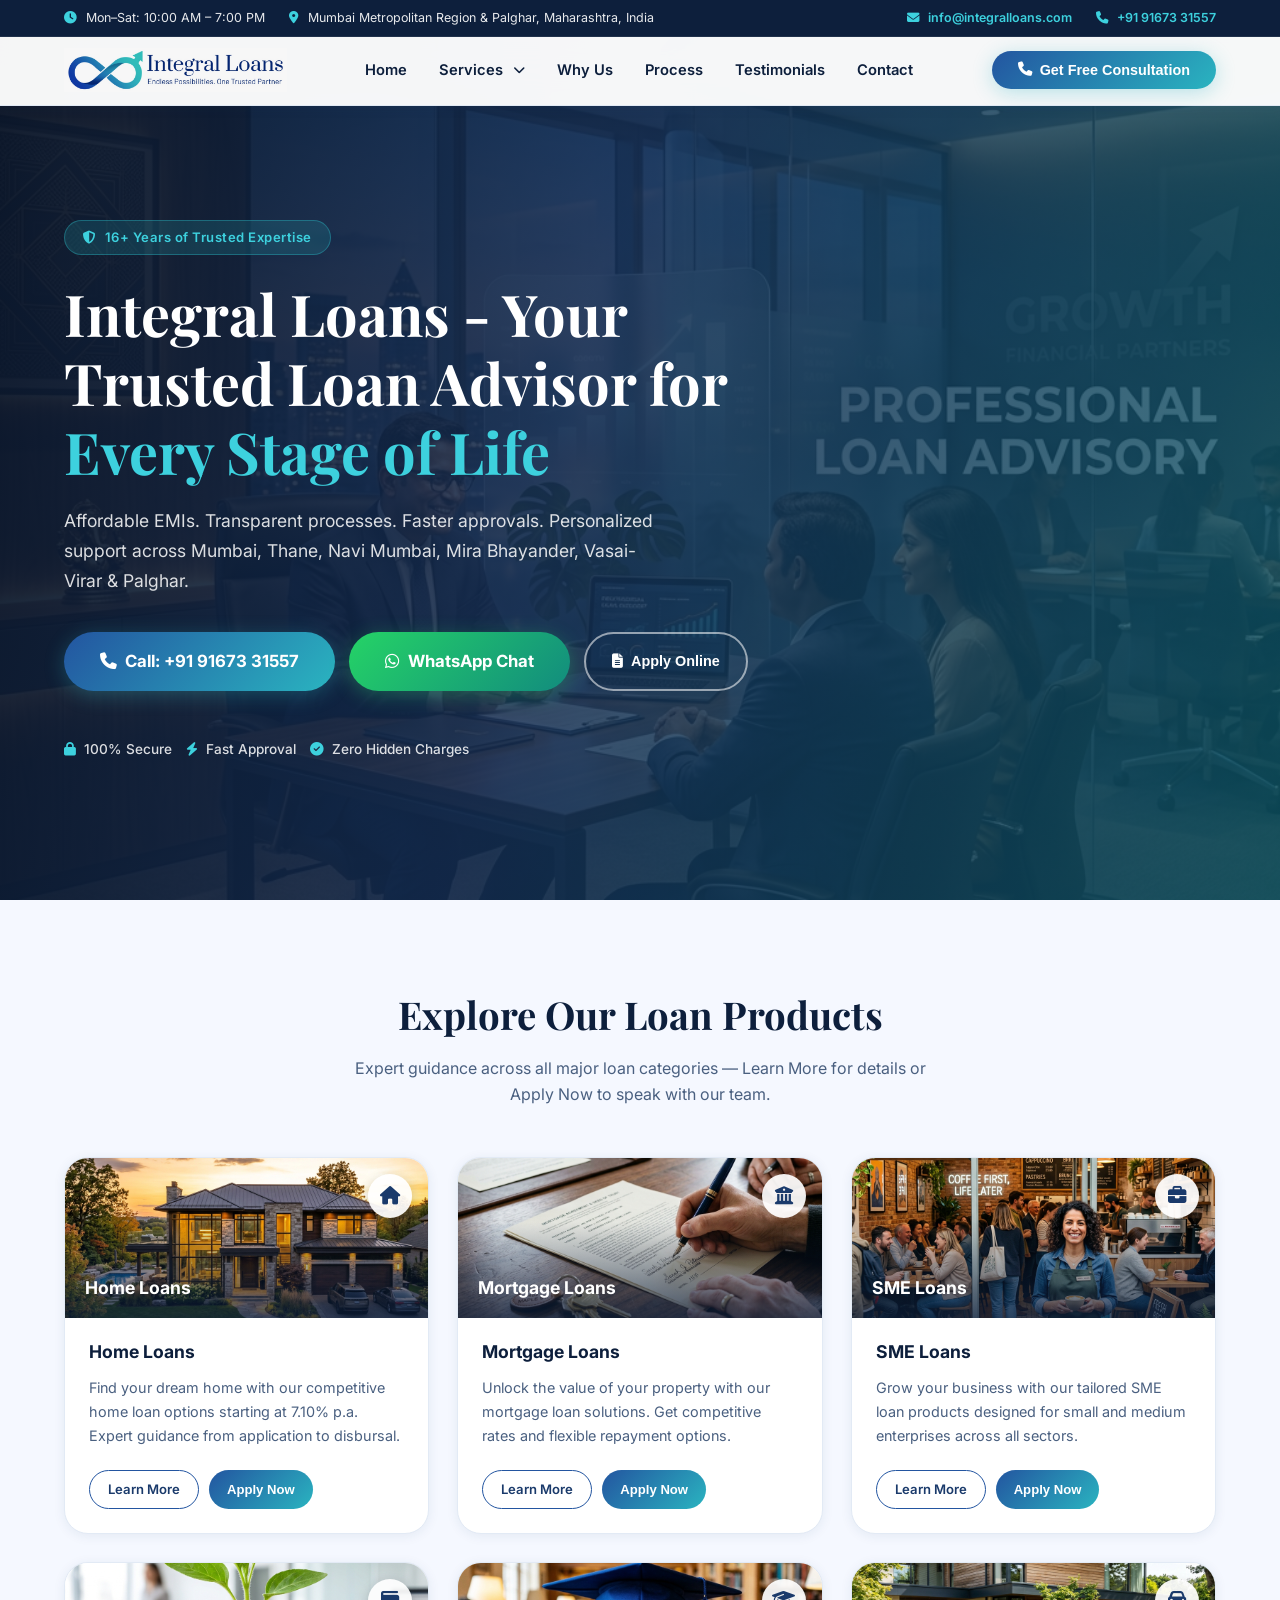
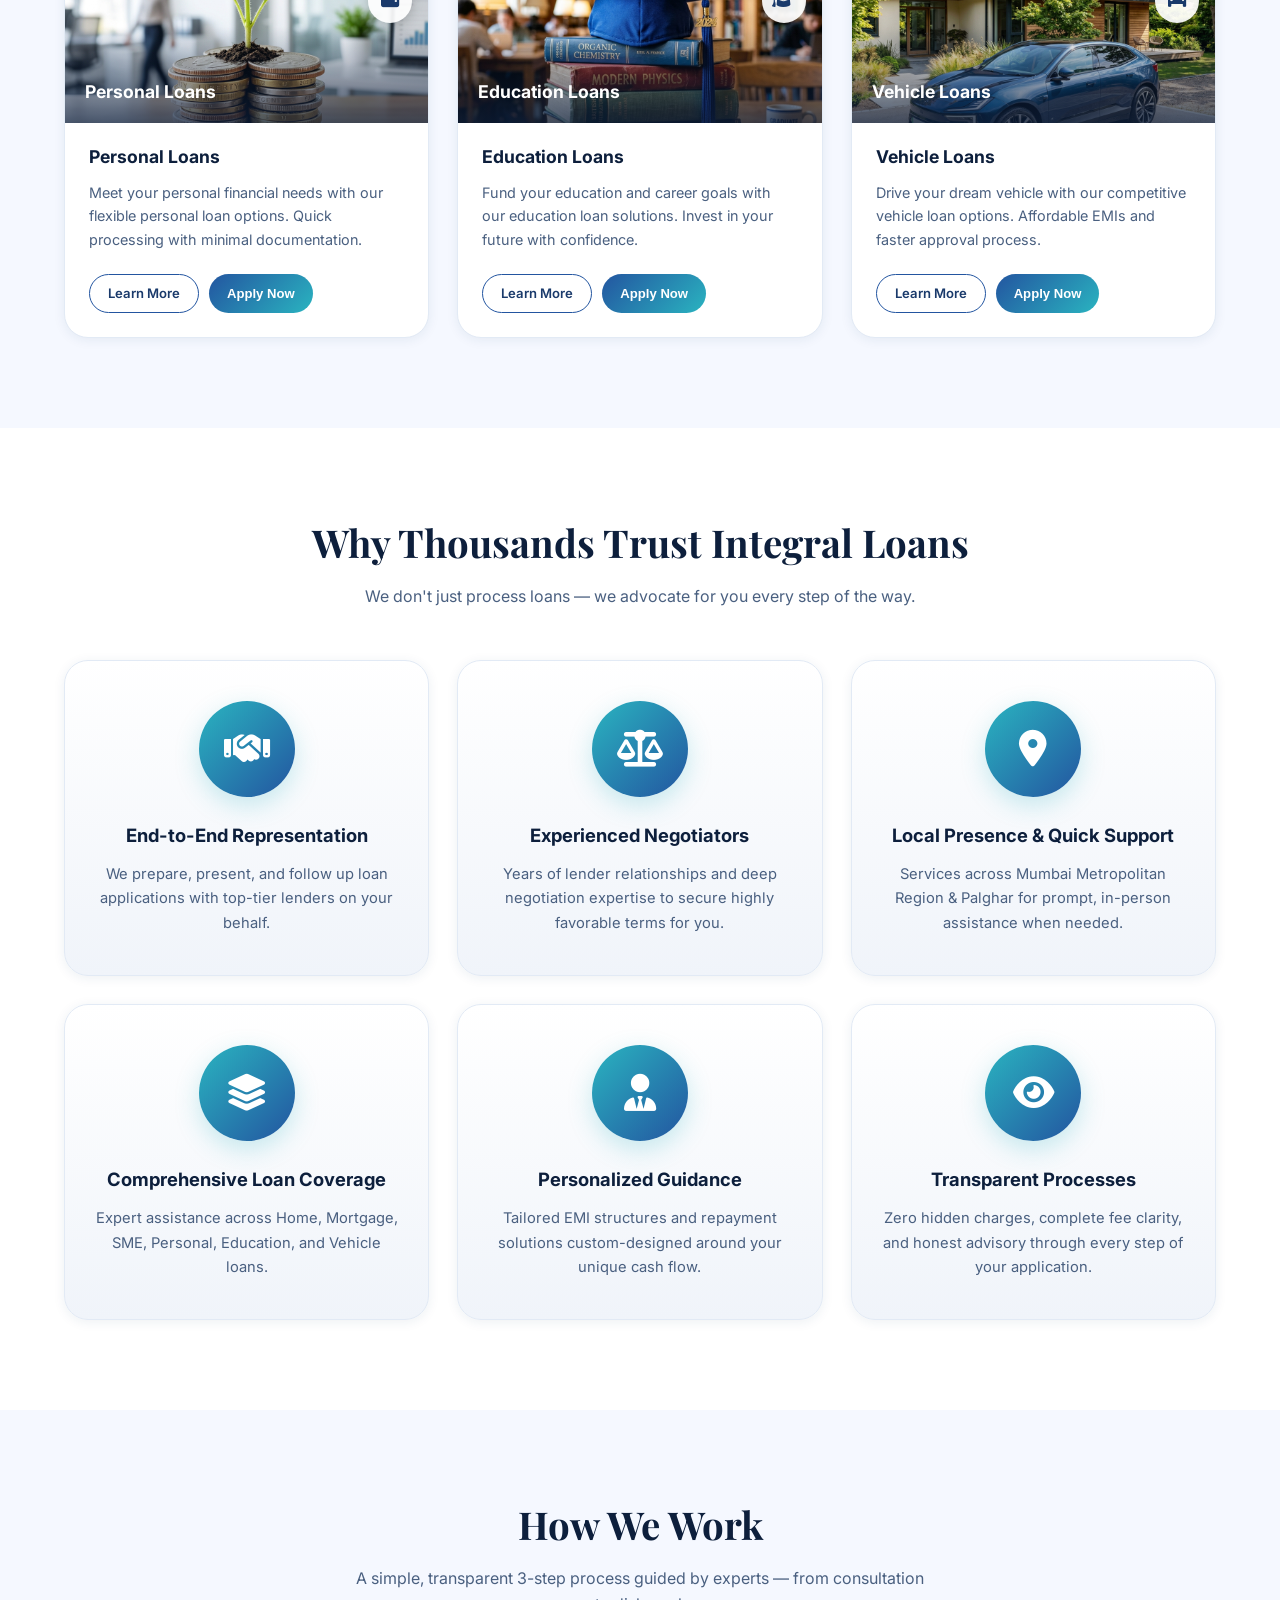
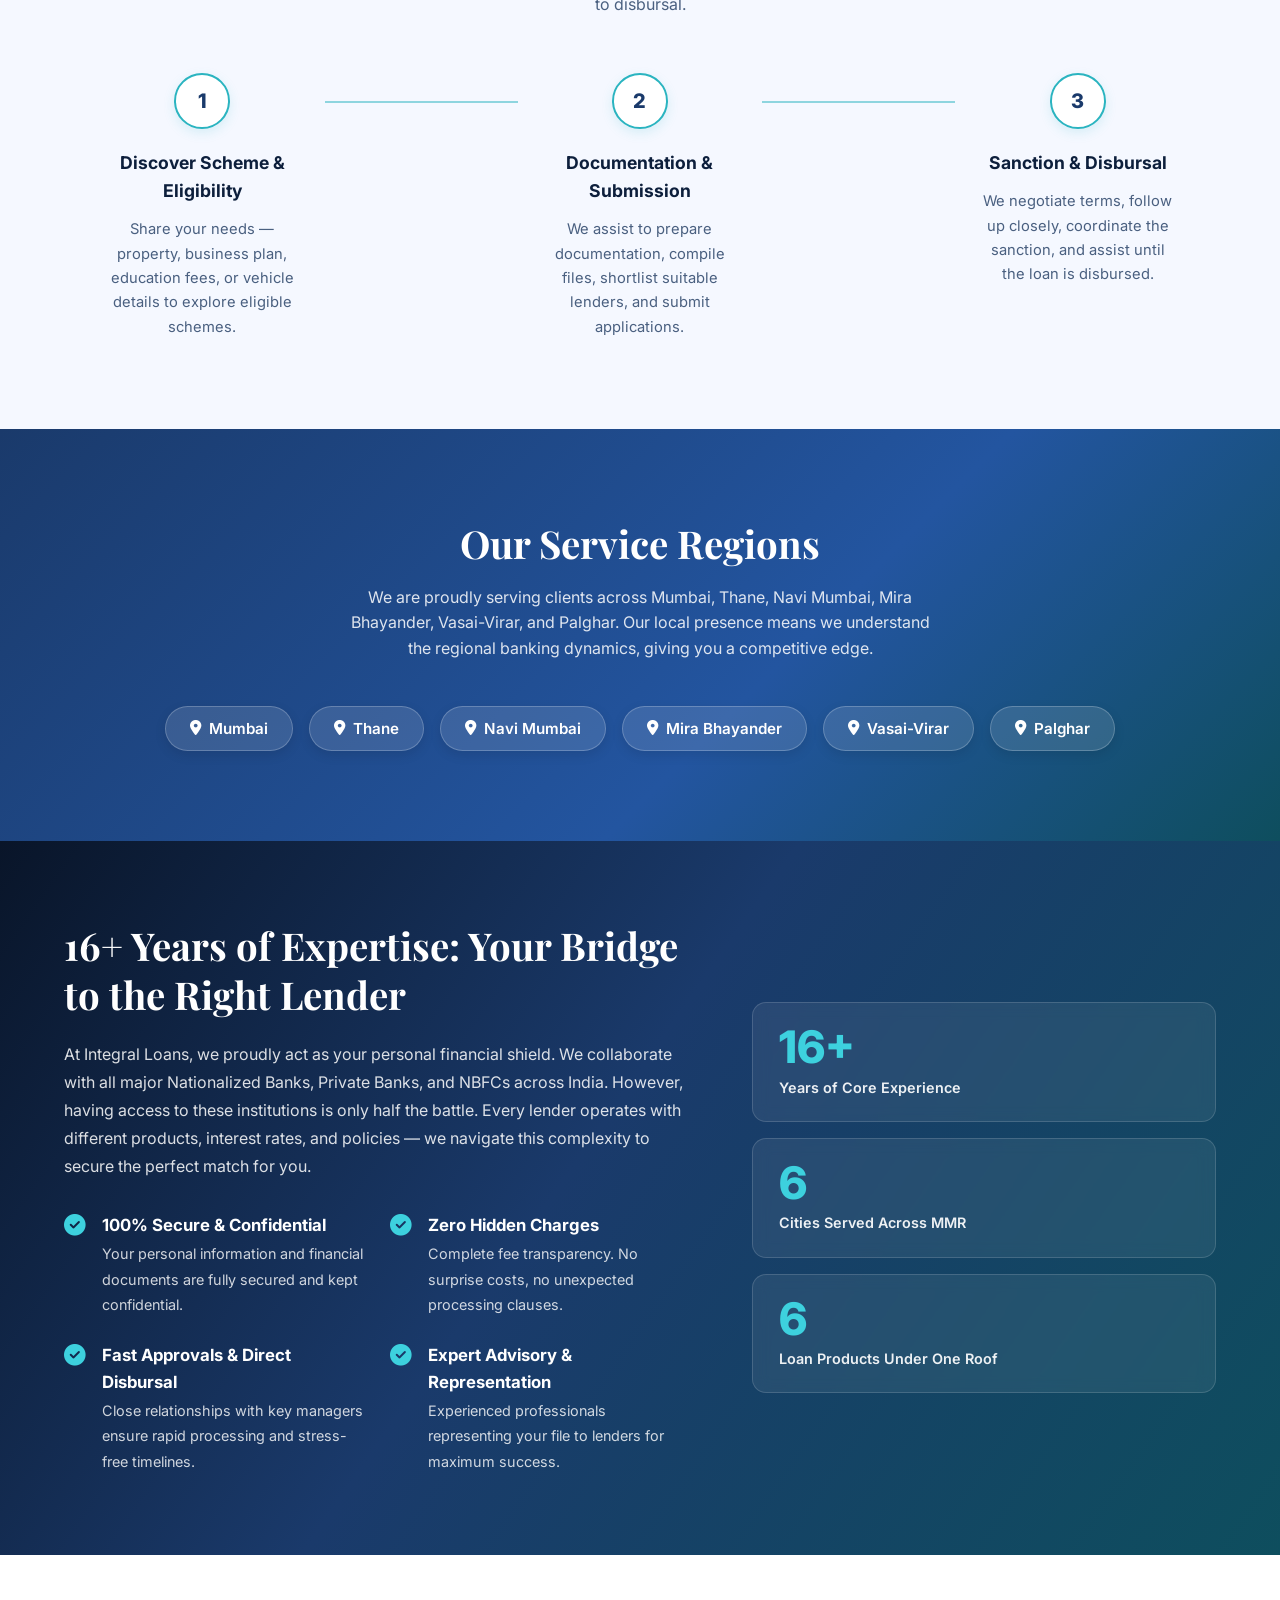
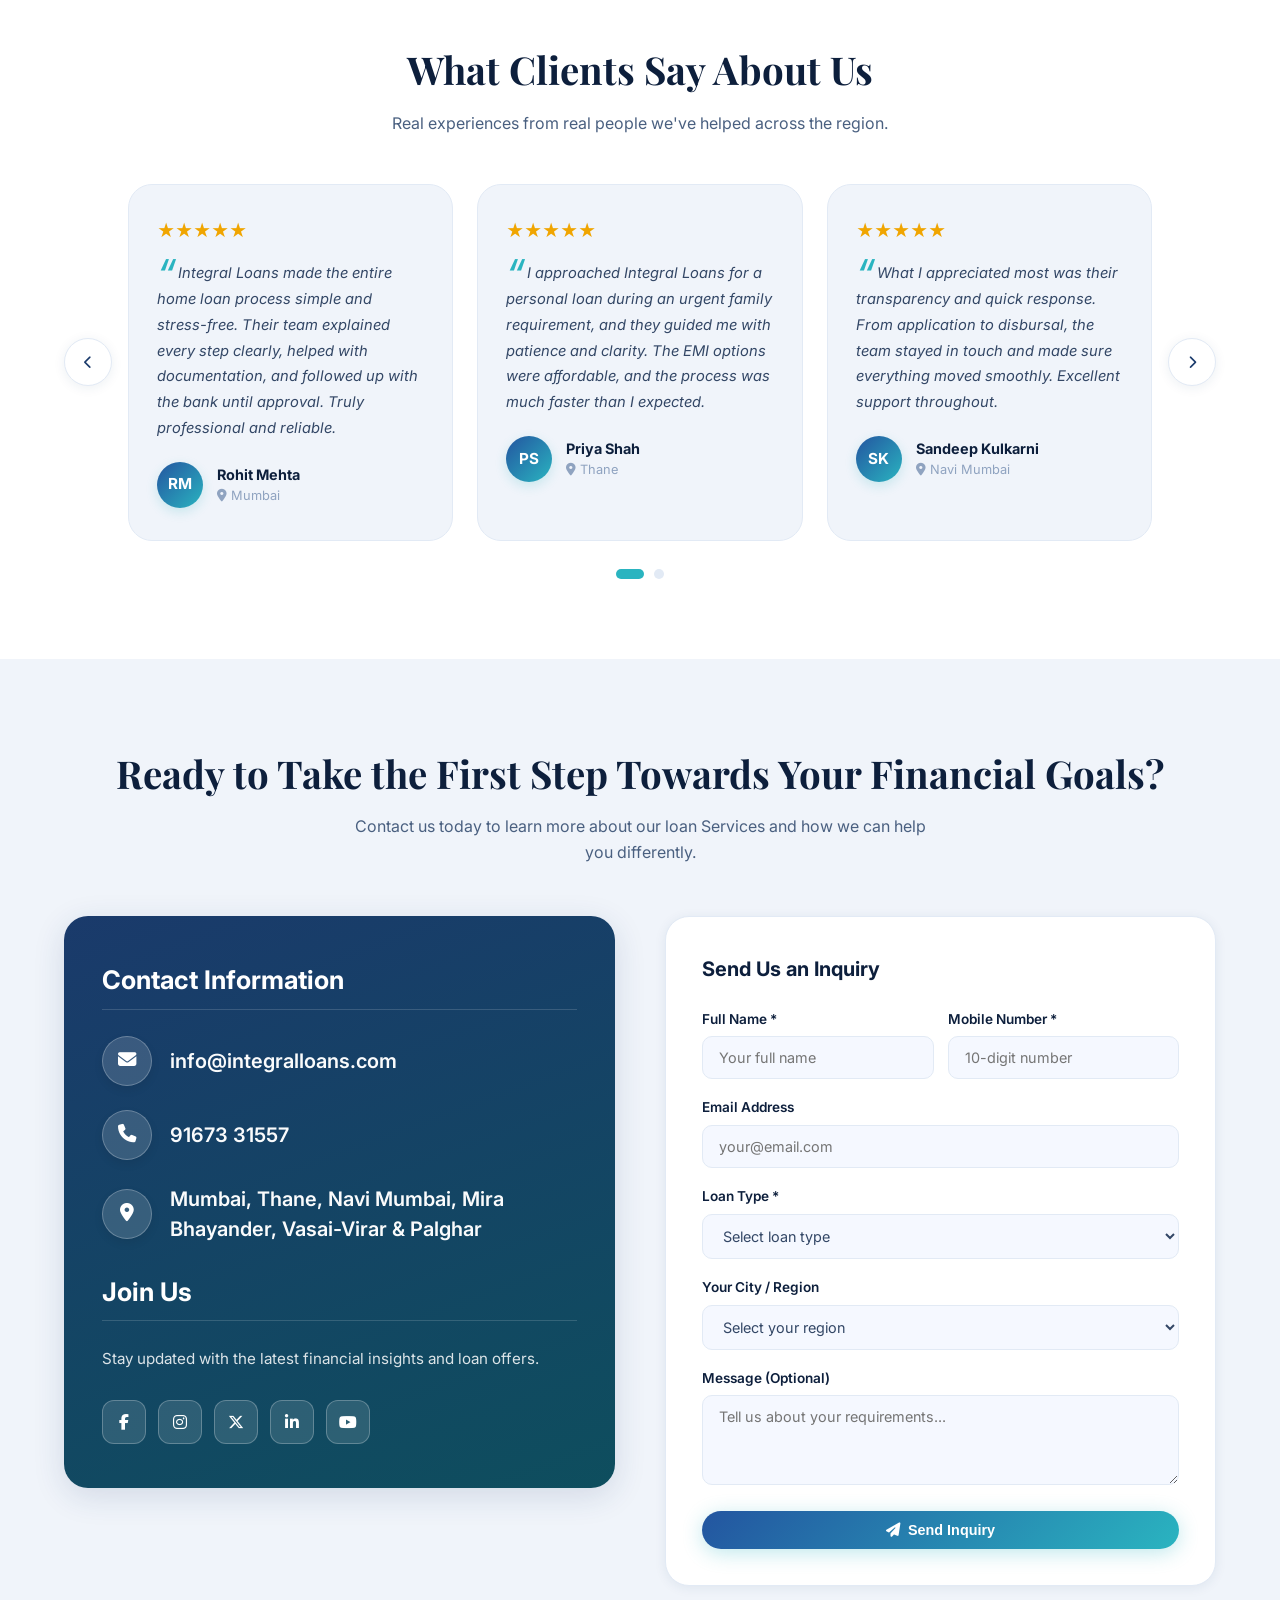
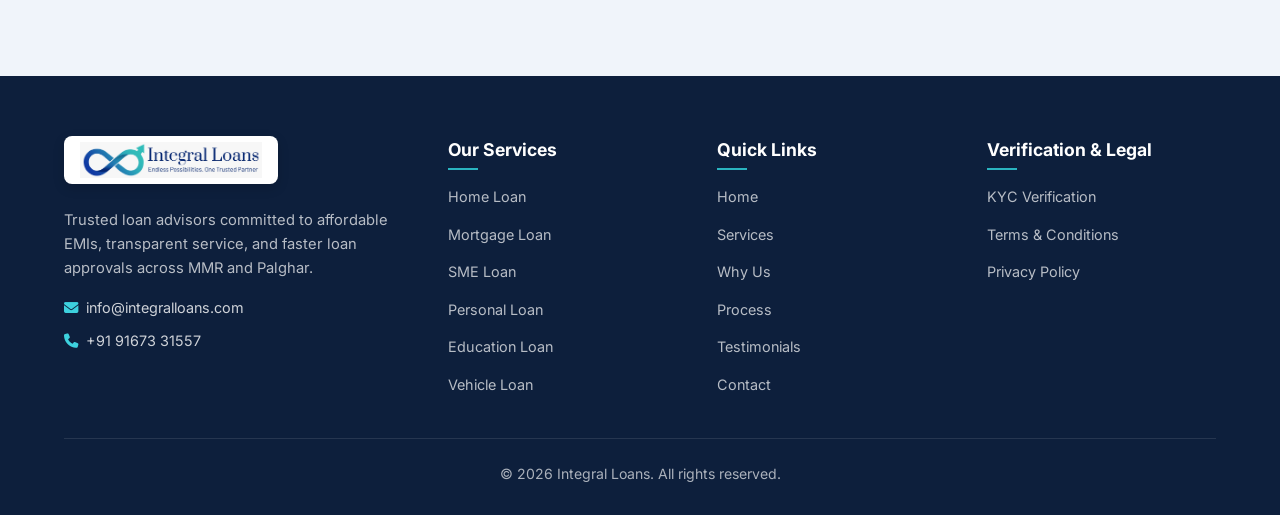
<file: index.html>
<!DOCTYPE html>
<html lang="en">
<head>
<meta charset="UTF-8"/>
<meta name="viewport" content="width=device-width,initial-scale=1.0"/>
<title>Integral Loans — Your Trusted Loan Advisor</title>
<meta name="description" content="Affordable EMIs. Transparent processes. Faster approvals. Personalized loan support across Mumbai, Thane, Navi Mumbai, Mira Bhayander, Vasai-Virar & Palghar."/>
<link rel="stylesheet" href="styles.css"/>
<link rel="stylesheet" href="https://cdnjs.cloudflare.com/ajax/libs/font-awesome/6.5.0/css/all.min.css"/>
</head>
<body>

<!-- TOP BAR -->
<div class="nav-top-bar">
  <div class="nav-top-left">
    <span><i class="fa fa-clock"></i> Mon–Sat: 10:00 AM – 7:00 PM</span>
    <span><i class="fa fa-location-dot"></i> Mumbai Metropolitan Region &amp; Palghar, Maharashtra, India</span>
  </div>
  <div class="nav-top-right">
    <a href="mailto:info@integralloans.com"><i class="fa fa-envelope"></i> info@integralloans.com</a>
    <a href="tel:+919167331557"><i class="fa fa-phone"></i> +91 91673 31557</a>
  </div>
</div>

<!-- NAVBAR -->
<nav class="navbar" id="navbar">
  <a class="nav-logo" href="index.html">
    <img src="final-logo.png" alt="Integral Loans Logo" onerror="this.style.display='none';this.nextElementSibling.style.display='flex'"/>
    <span class="nav-logo-text" style="display:none">Integral Loans</span>
  </a>
  <ul class="nav-links" id="navLinks">
    <li><a href="#home">Home</a></li>
    <li class="nav-dropdown">
      <a href="#services">Services <i class="fa fa-chevron-down" style="font-size:0.75rem;margin-left:4px;"></i></a>
      <ul class="dropdown-menu">
        <li><a href="home-loan.html">Home Loan</a></li>
        <li><a href="mortgage-loan.html">Mortgage Loan</a></li>
        <li><a href="sme-loan.html">SME Loan</a></li>
        <li><a href="personal-loan.html">Personal Loan</a></li>
        <li><a href="education-loan.html">Education Loan</a></li>
        <li><a href="vehicle-loan.html">Vehicle Loan</a></li>
      </ul>
    </li>
    <li><a href="#why-us">Why Us</a></li>
    <li><a href="#how-we-work">Process</a></li>
    <li><a href="#testimonials">Testimonials</a></li>
    <li><a href="#contact">Contact</a></li>
    <li class="nav-meta-mobile"><a href="mailto:info@integralloans.com"><i class="fa fa-envelope"></i> info@integralloans.com</a></li>
    <li class="nav-meta-mobile"><a href="tel:+919167331557"><i class="fa fa-phone"></i> +91 91673 31557</a></li>
  </ul>
  <div class="nav-cta">
    <button class="btn btn-primary" onclick="openModal('General Inquiry')"><i class="fa fa-phone"></i> Get Free Consultation</button>
  </div>
  <div class="hamburger" id="hamburger" onclick="toggleMenu()">
    <span></span><span></span><span></span>
  </div>
</nav>

<!-- HERO -->
<section class="hero" id="home">
  <div class="hero-bg" aria-hidden="true"></div>
  <div class="hero-overlay" aria-hidden="true"></div>
  <div class="hero-content">
    <div class="hero-badge"><i class="fa fa-shield-halved"></i> 16+ Years of Trusted Expertise</div>
    <h1>Integral Loans - Your Trusted Loan Advisor for <span>Every Stage of Life</span></h1>
    <p class="hero-sub">Affordable EMIs. Transparent processes. Faster approvals. Personalized support across Mumbai, Thane, Navi Mumbai, Mira Bhayander, Vasai-Virar &amp; Palghar.</p>
    <div class="hero-ctas">
      <a href="tel:+919167331557" class="btn btn-primary btn-hero-cta btn-call"><i class="fa fa-phone"></i> Call: +91 91673 31557</a>
      <a href="https://wa.me/919167331557" target="_blank" class="btn btn-whatsapp btn-hero-cta"><i class="fab fa-whatsapp"></i> WhatsApp Chat</a>
      <button class="btn btn-outline btn-hero-outline" onclick="openModal('General Inquiry')"><i class="fa fa-file-alt"></i> Apply Online</button>
    </div>
    <div class="trust-badges">
      <div class="trust-badge"><i class="fa fa-lock"></i> 100% Secure</div>
      <div class="trust-badge"><i class="fa fa-bolt"></i> Fast Approval</div>
      <div class="trust-badge"><i class="fa fa-check-circle"></i> Zero Hidden Charges</div>
    </div>
  </div>
</section>

<!-- SERVICES -->
<section class="services" id="services">
  <div class="text-center">
    <h2 class="section-title">Explore Our Loan Products</h2>
    <p class="section-sub">Expert guidance across all major loan categories — Learn More for details or Apply Now to speak with our team.</p>
  </div>
  <div class="services-grid">

    <div class="service-card">
      <div class="service-card-media" style="background-image:url('service-home.png')">
        <div class="service-card-icon"><i class="fa fa-home"></i></div>
        <span class="service-media-title">Home Loans</span>
      </div>
      <h3>Home Loans</h3>
      <p>Find your dream home with our competitive home loan options starting at 7.10% p.a. Expert guidance from application to disbursal.</p>
      <div class="service-btns">
        <a href="home-loan.html" target="_blank" class="btn-sm btn-sm-outline">Learn More</a>
        <button class="btn-sm btn-sm-primary" onclick="openModal('Home Loan')">Apply Now</button>
      </div>
    </div>

    <div class="service-card">
      <div class="service-card-media" style="background-image:url('service-mortgage.png')">
        <div class="service-card-icon"><i class="fa fa-building-columns"></i></div>
        <span class="service-media-title">Mortgage Loans</span>
      </div>
      <h3>Mortgage Loans</h3>
      <p>Unlock the value of your property with our mortgage loan solutions. Get competitive rates and flexible repayment options.</p>
      <div class="service-btns">
        <a href="mortgage-loan.html" target="_blank" class="btn-sm btn-sm-outline">Learn More</a>
        <button class="btn-sm btn-sm-primary" onclick="openModal('Mortgage Loan')">Apply Now</button>
      </div>
    </div>

    <div class="service-card">
      <div class="service-card-media" style="background-image:url('service-sme.png')">
        <div class="service-card-icon"><i class="fa fa-briefcase"></i></div>
        <span class="service-media-title">SME Loans</span>
      </div>
      <h3>SME Loans</h3>
      <p>Grow your business with our tailored SME loan products designed for small and medium enterprises across all sectors.</p>
      <div class="service-btns">
        <a href="sme-loan.html" target="_blank" class="btn-sm btn-sm-outline">Learn More</a>
        <button class="btn-sm btn-sm-primary" onclick="openModal('SME Loan')">Apply Now</button>
      </div>
    </div>

    <div class="service-card">
      <div class="service-card-media" style="background-image:url('service-personal.png')">
        <div class="service-card-icon"><i class="fa fa-wallet"></i></div>
        <span class="service-media-title">Personal Loans</span>
      </div>
      <h3>Personal Loans</h3>
      <p>Meet your personal financial needs with our flexible personal loan options. Quick processing with minimal documentation.</p>
      <div class="service-btns">
        <a href="personal-loan.html" target="_blank" class="btn-sm btn-sm-outline">Learn More</a>
        <button class="btn-sm btn-sm-primary" onclick="openModal('Personal Loan')">Apply Now</button>
      </div>
    </div>

    <div class="service-card">
      <div class="service-card-media" style="background-image:url('service-education.png')">
        <div class="service-card-icon"><i class="fa fa-graduation-cap"></i></div>
        <span class="service-media-title">Education Loans</span>
      </div>
      <h3>Education Loans</h3>
      <p>Fund your education and career goals with our education loan solutions. Invest in your future with confidence.</p>
      <div class="service-btns">
        <a href="education-loan.html" target="_blank" class="btn-sm btn-sm-outline">Learn More</a>
        <button class="btn-sm btn-sm-primary" onclick="openModal('Education Loan')">Apply Now</button>
      </div>
    </div>

    <div class="service-card">
      <div class="service-card-media" style="background-image:url('service-vehicle.png')">
        <div class="service-card-icon"><i class="fa fa-car"></i></div>
        <span class="service-media-title">Vehicle Loans</span>
      </div>
      <h3>Vehicle Loans</h3>
      <p>Drive your dream vehicle with our competitive vehicle loan options. Affordable EMIs and faster approval process.</p>
      <div class="service-btns">
        <a href="vehicle-loan.html" target="_blank" class="btn-sm btn-sm-outline">Learn More</a>
        <button class="btn-sm btn-sm-primary" onclick="openModal('Vehicle Loan')">Apply Now</button>
      </div>
    </div>

  </div>
</section>

<!-- WHY US -->
<section class="why-us" id="why-us">
  <div class="text-center">
    <h2 class="section-title">Why Thousands Trust Integral Loans</h2>
    <p class="section-sub">We don't just process loans — we advocate for you every step of the way.</p>
  </div>
  <div class="why-grid">
    <div class="why-card">
      <div class="why-icon"><i class="fa fa-handshake"></i></div>
      <h4>End-to-End Representation</h4>
      <p>We prepare, present, and follow up loan applications with top-tier lenders on your behalf.</p>
    </div>
    <div class="why-card">
      <div class="why-icon"><i class="fa fa-scale-balanced"></i></div>
      <h4>Experienced Negotiators</h4>
      <p>Years of lender relationships and deep negotiation expertise to secure highly favorable terms for you.</p>
    </div>
    <div class="why-card">
      <div class="why-icon"><i class="fa fa-location-dot"></i></div>
      <h4>Local Presence &amp; Quick Support</h4>
      <p>Services across Mumbai Metropolitan Region &amp; Palghar for prompt, in-person assistance when needed.</p>
    </div>
    <div class="why-card">
      <div class="why-icon"><i class="fa fa-layer-group"></i></div>
      <h4>Comprehensive Loan Coverage</h4>
      <p>Expert assistance across Home, Mortgage, SME, Personal, Education, and Vehicle loans.</p>
    </div>
    <div class="why-card">
      <div class="why-icon"><i class="fa fa-user-tie"></i></div>
      <h4>Personalized Guidance</h4>
      <p>Tailored EMI structures and repayment solutions custom-designed around your unique cash flow.</p>
    </div>
    <div class="why-card">
      <div class="why-icon"><i class="fa fa-eye"></i></div>
      <h4>Transparent Processes</h4>
      <p>Zero hidden charges, complete fee clarity, and honest advisory through every step of your application.</p>
    </div>
  </div>
</section>



<!-- HOW WE WORK -->
<section class="how-we-work" id="how-we-work">
  <div class="text-center">
    <h2 class="section-title section-title-center">How We Work</h2>
    <p class="section-sub">A simple, transparent 3-step process guided by experts — from consultation to disbursal.</p>
  </div>
  <div class="steps-linear">
    <div class="step-card">
      <div class="step-num">1</div>
      <h4>Discover Scheme &amp; Eligibility</h4>
      <p>Share your needs — property, business plan, education fees, or vehicle details to explore eligible schemes.</p>
    </div>
    <div class="step-connector" aria-hidden="true"></div>
    <div class="step-card">
      <div class="step-num">2</div>
      <h4>Documentation &amp; Submission</h4>
      <p>We assist to prepare documentation, compile files, shortlist suitable lenders, and submit applications.</p>
    </div>
    <div class="step-connector" aria-hidden="true"></div>
    <div class="step-card">
      <div class="step-num">3</div>
      <h4>Sanction &amp; Disbursal</h4>
      <p>We negotiate terms, follow up closely, coordinate the sanction, and assist until the loan is disbursed.</p>
    </div>
  </div>
</section>

<!-- REGIONS -->
<section class="regions" id="regions">
  <div class="text-center">
    <h2 class="section-title section-title-light">Our Service Regions</h2>
    <p class="section-sub section-sub-light">We are proudly serving clients across Mumbai, Thane, Navi Mumbai, Mira Bhayander, Vasai-Virar, and Palghar. Our local presence means we understand the regional banking dynamics, giving you a competitive edge.</p>
  </div>
  <div class="regions-grid regions-grid-center">
    <button type="button" class="region-chip" onclick="selectRegion('Mumbai')"><i class="fa fa-map-marker-alt"></i> Mumbai</button>
    <button type="button" class="region-chip" onclick="selectRegion('Thane')"><i class="fa fa-map-marker-alt"></i> Thane</button>
    <button type="button" class="region-chip" onclick="selectRegion('Navi Mumbai')"><i class="fa fa-map-marker-alt"></i> Navi Mumbai</button>
    <button type="button" class="region-chip" onclick="selectRegion('Mira Bhayander')"><i class="fa fa-map-marker-alt"></i> Mira Bhayander</button>
    <button type="button" class="region-chip" onclick="selectRegion('Vasai-Virar')"><i class="fa fa-map-marker-alt"></i> Vasai-Virar</button>
    <button type="button" class="region-chip" onclick="selectRegion('Palghar')"><i class="fa fa-map-marker-alt"></i> Palghar</button>
  </div>
</section>

<!-- ABOUT US / STATS -->
<section class="about-us" id="about-us">
  <div class="about-container">
    <div class="about-content">
      <h2 class="section-title text-light">16+ Years of Expertise: Your Bridge to the Right Lender</h2>
      <p class="about-desc">At Integral Loans, we proudly act as your personal financial shield. We collaborate with all major Nationalized Banks, Private Banks, and NBFCs across India. However, having access to these institutions is only half the battle. Every lender operates with different products, interest rates, and policies — we navigate this complexity to secure the perfect match for you.</p>
      
      <!-- Key Commitments Grid -->
      <div class="commitments-grid">
        <div class="commitment-item">
          <i class="fa fa-circle-check"></i>
          <div>
            <strong>100% Secure & Confidential</strong>
            <span>Your personal information and financial documents are fully secured and kept confidential.</span>
          </div>
        </div>
        <div class="commitment-item">
          <i class="fa fa-circle-check"></i>
          <div>
            <strong>Zero Hidden Charges</strong>
            <span>Complete fee transparency. No surprise costs, no unexpected processing clauses.</span>
          </div>
        </div>
        <div class="commitment-item">
          <i class="fa fa-circle-check"></i>
          <div>
            <strong>Fast Approvals & Direct Disbursal</strong>
            <span>Close relationships with key managers ensure rapid processing and stress-free timelines.</span>
          </div>
        </div>
        <div class="commitment-item">
          <i class="fa fa-circle-check"></i>
          <div>
            <strong>Expert Advisory & Representation</strong>
            <span>Experienced professionals representing your file to lenders for maximum success.</span>
          </div>
        </div>
      </div>
    </div>
    
    <div class="expertise-stat">
      <div class="stat-item">
        <div class="stat-number">16+</div>
        <div class="stat-label">Years of Core Experience</div>
      </div>
      <div class="stat-item">
        <div class="stat-number">6</div>
        <div class="stat-label">Cities Served Across MMR</div>
      </div>
      <div class="stat-item">
        <div class="stat-number">6</div>
        <div class="stat-label">Loan Products Under One Roof</div>
      </div>
    </div>
  </div>
</section>

<!-- TESTIMONIALS -->
<section class="testimonials" id="testimonials">
  <div class="text-center">
    <h2 class="section-title">What Clients Say About Us</h2>
    <p class="section-sub">Real experiences from real people we've helped across the region.</p>
  </div>
  <div class="testimonials-carousel">
    <button type="button" class="carousel-btn carousel-prev" aria-label="Previous reviews"><i class="fa fa-chevron-left"></i></button>
    <div class="testimonials-viewport">
      <div class="testimonials-track" id="testimonialsTrack">
    <div class="testimonial-card">
      <div class="stars">&#9733;&#9733;&#9733;&#9733;&#9733;</div>
      <blockquote>Integral Loans made the entire home loan process simple and stress-free. Their team explained every step clearly, helped with documentation, and followed up with the bank until approval. Truly professional and reliable.</blockquote>
      <div class="reviewer">
        <div class="reviewer-avatar">RM</div>
        <div>
          <div class="reviewer-name">Rohit Mehta</div>
          <div class="reviewer-loc"><i class="fa fa-location-dot"></i> Mumbai</div>
        </div>
      </div>
    </div>
    <div class="testimonial-card">
      <div class="stars">&#9733;&#9733;&#9733;&#9733;&#9733;</div>
      <blockquote>I approached Integral Loans for a personal loan during an urgent family requirement, and they guided me with patience and clarity. The EMI options were affordable, and the process was much faster than I expected.</blockquote>
      <div class="reviewer">
        <div class="reviewer-avatar">PS</div>
        <div>
          <div class="reviewer-name">Priya Shah</div>
          <div class="reviewer-loc"><i class="fa fa-location-dot"></i> Thane</div>
        </div>
      </div>
    </div>
    <div class="testimonial-card">
      <div class="stars">&#9733;&#9733;&#9733;&#9733;&#9733;</div>
      <blockquote>What I appreciated most was their transparency and quick response. From application to disbursal, the team stayed in touch and made sure everything moved smoothly. Excellent support throughout.</blockquote>
      <div class="reviewer">
        <div class="reviewer-avatar">SK</div>
        <div>
          <div class="reviewer-name">Sandeep Kulkarni</div>
          <div class="reviewer-loc"><i class="fa fa-location-dot"></i> Navi Mumbai</div>
        </div>
      </div>
    </div>
    <div class="testimonial-card">
      <div class="stars">&#9733;&#9733;&#9733;&#9733;&#9733;</div>
      <blockquote>Integral Loans helped me secure an education loan with minimal hassle. They understood my needs, suggested the right lender, and handled the paperwork efficiently. I felt supported at every stage.</blockquote>
      <div class="reviewer">
        <div class="reviewer-avatar">NK</div>
        <div>
          <div class="reviewer-name">Neha Kapoor</div>
          <div class="reviewer-loc"><i class="fa fa-location-dot"></i> Mira Bhayander</div>
        </div>
      </div>
    </div>
    <div class="testimonial-card">
      <div class="stars">&#9733;&#9733;&#9733;&#9733;&#9733;</div>
      <blockquote>I needed a business loan for my SME, and Integral Loans delivered great guidance and strong lender coordination. Their local presence and personalized approach made a real difference. Highly recommended.</blockquote>
      <div class="reviewer">
        <div class="reviewer-avatar">AJ</div>
        <div>
          <div class="reviewer-name">Amit Joshi</div>
          <div class="reviewer-loc"><i class="fa fa-location-dot"></i> Vasai-Virar</div>
        </div>
      </div>
    </div>
      </div>
    </div>
    <button type="button" class="carousel-btn carousel-next" aria-label="Next reviews"><i class="fa fa-chevron-right"></i></button>
  </div>
  <div class="carousel-dots" id="carouselDots" aria-hidden="true"></div>
</section>

<!-- CONTACT -->
<section class="contact-section" id="contact">
  <div class="text-center">
    <h2 class="section-title contact-cta-title">Ready to Take the First Step Towards Your Financial Goals?</h2>
    <p class="section-sub">Contact us today to learn more about our loan Services and how we can help you differently.</p>
  </div>
  <div class="contact-grid">
    <div class="contact-info contact-info-panel">
      <h3>Contact Information</h3>
      <div class="contact-item">
        <div class="contact-icon"><i class="fa fa-envelope"></i></div>
        <span><a href="mailto:info@integralloans.com">info@integralloans.com</a></span>
      </div>
      <div class="contact-item">
        <div class="contact-icon"><i class="fa fa-phone"></i></div>
        <span><a href="tel:+919167331557">91673 31557</a></span>
      </div>
      <div class="contact-item">
        <div class="contact-icon"><i class="fa fa-location-dot"></i></div>
        <span>Mumbai, Thane, Navi Mumbai, Mira Bhayander, Vasai-Virar &amp; Palghar</span>
      </div>
      <h3 class="join-us-heading">Join Us</h3>
      <p class="contact-follow-text">Stay updated with the latest financial insights and loan offers.</p>
      <div class="social-links">
        <a class="social-link" href="https://www.facebook.com/profile.php?id=61565319757420" target="_blank" title="Facebook"><i class="fab fa-facebook-f"></i></a>
        <a class="social-link" href="https://www.instagram.com/integralloans/" target="_blank" title="Instagram"><i class="fab fa-instagram"></i></a>
        <a class="social-link" href="https://x.com/IntegralLoans" target="_blank" title="Twitter/X"><i class="fab fa-x-twitter"></i></a>
        <a class="social-link" href="https://www.linkedin.com/company/115806565/" target="_blank" title="LinkedIn"><i class="fab fa-linkedin-in"></i></a>
        <a class="social-link" href="https://www.youtube.com/@IntegralLoans" target="_blank" title="YouTube"><i class="fab fa-youtube"></i></a>
      </div>
    </div>
    <div class="inquiry-form">
      <h3>Send Us an Inquiry</h3>
      <form id="contactForm" onsubmit="handleFormSubmit(event)">
        <div class="form-row">
          <div class="form-group">
            <label for="cf-name">Full Name *</label>
            <input type="text" id="cf-name" placeholder="Your full name" required/>
          </div>
          <div class="form-group">
            <label for="cf-phone">Mobile Number *</label>
            <input type="tel" id="cf-phone" placeholder="10-digit number" required/>
          </div>
        </div>
        <div class="form-group">
          <label for="cf-email">Email Address</label>
          <input type="email" id="cf-email" placeholder="your@email.com"/>
        </div>
        <div class="form-group">
          <label for="cf-loan">Loan Type *</label>
          <select id="cf-loan" required>
            <option value="">Select loan type</option>
            <option>Home Loan</option>
            <option>Mortgage Loan</option>
            <option>SME Loan</option>
            <option>Personal Loan</option>
            <option>Education Loan</option>
            <option>Vehicle Loan</option>
          </select>
        </div>
        <div class="form-group">
          <label for="cf-city">Your City / Region</label>
          <select id="cf-city">
            <option value="">Select your region</option>
            <option>Mumbai</option>
            <option>Thane</option>
            <option>Navi Mumbai</option>
            <option>Mira Bhayander</option>
            <option>Vasai-Virar</option>
            <option>Palghar</option>
            <option>Other</option>
          </select>
        </div>
        <div class="form-group">
          <label for="cf-message">Message (Optional)</label>
          <textarea id="cf-message" placeholder="Tell us about your requirements..."></textarea>
        </div>
        <button type="submit" class="btn btn-primary" style="width:100%;justify-content:center;">
          <i class="fa fa-paper-plane"></i> Send Inquiry
        </button>
      </form>
    </div>
  </div>
</section>

<!-- FOOTER -->
<footer class="footer">
  <div class="footer-grid">
    <!-- Col 1: Brand & Bio -->
    <div class="footer-col footer-about">
      <img src="final-logo.png" alt="Integral Loans" onerror="this.style.display='none';this.nextElementSibling.style.display='flex'"/>
      <span class="footer-logo-text" style="display:none; font-family: 'Playfair Display', serif; font-weight: 700; font-size: 1.25rem; color: var(--white); margin-bottom: 16px;">Integral Loans</span>
      <p class="footer-note">Trusted loan advisors committed to affordable EMIs, transparent service, and faster loan approvals across MMR and Palghar.</p>
      <div class="footer-contact-info">
        <p><i class="fa fa-envelope"></i> <a href="mailto:info@integralloans.com">info@integralloans.com</a></p>
        <p><i class="fa fa-phone"></i> <a href="tel:+919167331557">+91 91673 31557</a></p>
      </div>
    </div>
    
    <!-- Col 2: Services links -->
    <div class="footer-col">
      <h4>Our Services</h4>
      <ul>
        <li><a href="home-loan.html">Home Loan</a></li>
        <li><a href="mortgage-loan.html">Mortgage Loan</a></li>
        <li><a href="sme-loan.html">SME Loan</a></li>
        <li><a href="personal-loan.html">Personal Loan</a></li>
        <li><a href="education-loan.html">Education Loan</a></li>
        <li><a href="vehicle-loan.html">Vehicle Loan</a></li>
      </ul>
    </div>
    
    <!-- Col 3: Quick Navigation -->
    <div class="footer-col">
      <h4>Quick Links</h4>
      <ul>
        <li><a href="#home">Home</a></li>
        <li><a href="#services">Services</a></li>
        <li><a href="#why-us">Why Us</a></li>
        <li><a href="#how-we-work">Process</a></li>
        <li><a href="#testimonials">Testimonials</a></li>
        <li><a href="#contact">Contact</a></li>
      </ul>
    </div>
    
    <!-- Col 4: Legal & KYC Verification -->
    <div class="footer-col">
      <h4>Verification &amp; Legal</h4>
      <ul>
        <li><a href="kyc.html">KYC Verification</a></li>
        <li><a href="terms.html">Terms &amp; Conditions</a></li>
        <li><a href="privacy.html">Privacy Policy</a></li>
      </ul>
    </div>
  </div>
  
  <div class="footer-bottom">
    <p class="footer-copy">&copy; 2026 Integral Loans. All rights reserved.</p>
  </div>
</footer>

<!-- INQUIRY MODAL -->
<div class="modal-overlay" id="modalOverlay" onclick="closeModalOutside(event)">
  <div class="modal">
    <button class="modal-close" onclick="closeModal()">&times;</button>
    <span class="loan-type-badge" id="modalLoanBadge">General Inquiry</span>
    <h2>Apply for Your Loan</h2>
    <p class="modal-subtitle">Fill in the details below and our expert will contact you within 24 hours.</p>
    <form onsubmit="handleModalSubmit(event)">
      <div class="form-row">
        <div class="form-group">
          <label for="m-name">Full Name *</label>
          <input type="text" id="m-name" placeholder="Your name" required/>
        </div>
        <div class="form-group">
          <label for="m-phone">Mobile *</label>
          <input type="tel" id="m-phone" placeholder="Mobile number" required/>
        </div>
      </div>
      <div class="form-group">
        <label for="m-email">Email</label>
        <input type="email" id="m-email" placeholder="Email address"/>
      </div>
      <div class="form-group">
        <label for="m-loan">Loan Type</label>
        <select id="m-loan">
          <option>Home Loan</option>
          <option>Mortgage Loan</option>
          <option>SME Loan</option>
          <option>Personal Loan</option>
          <option>Education Loan</option>
          <option>Vehicle Loan</option>
        </select>
      </div>
      <div class="form-group">
        <label for="m-amount">Approximate Loan Amount</label>
        <input type="text" id="m-amount" placeholder="e.g. ₹25 Lakhs"/>
      </div>
      <div class="form-group">
        <label for="m-city">City</label>
        <select id="m-city">
          <option value="">Select city</option>
          <option>Mumbai</option>
          <option>Thane</option>
          <option>Navi Mumbai</option>
          <option>Mira Bhayander</option>
          <option>Vasai-Virar</option>
          <option>Palghar</option>
          <option>Other</option>
        </select>
      </div>
      <button type="submit" class="btn btn-primary" style="width:100%;justify-content:center;margin-top:8px;">
        <i class="fa fa-paper-plane"></i> Submit Application
      </button>
    </form>
  </div>
</div>

<!-- SUCCESS TOAST -->
<div id="toast" style="position:fixed;bottom:30px;right:30px;background:linear-gradient(135deg,#1a3a6b,#2ab4c0);color:white;padding:16px 24px;border-radius:12px;box-shadow:0 8px 30px rgba(0,0,0,0.2);display:none;z-index:3000;font-weight:600;font-size:0.9rem;align-items:center;gap:10px;">
  <i class="fa fa-check-circle"></i> <span id="toastMsg">Thank you! We'll contact you soon.</span>
</div>

<script src="main.js"></script>
</body>
</html>
</file>
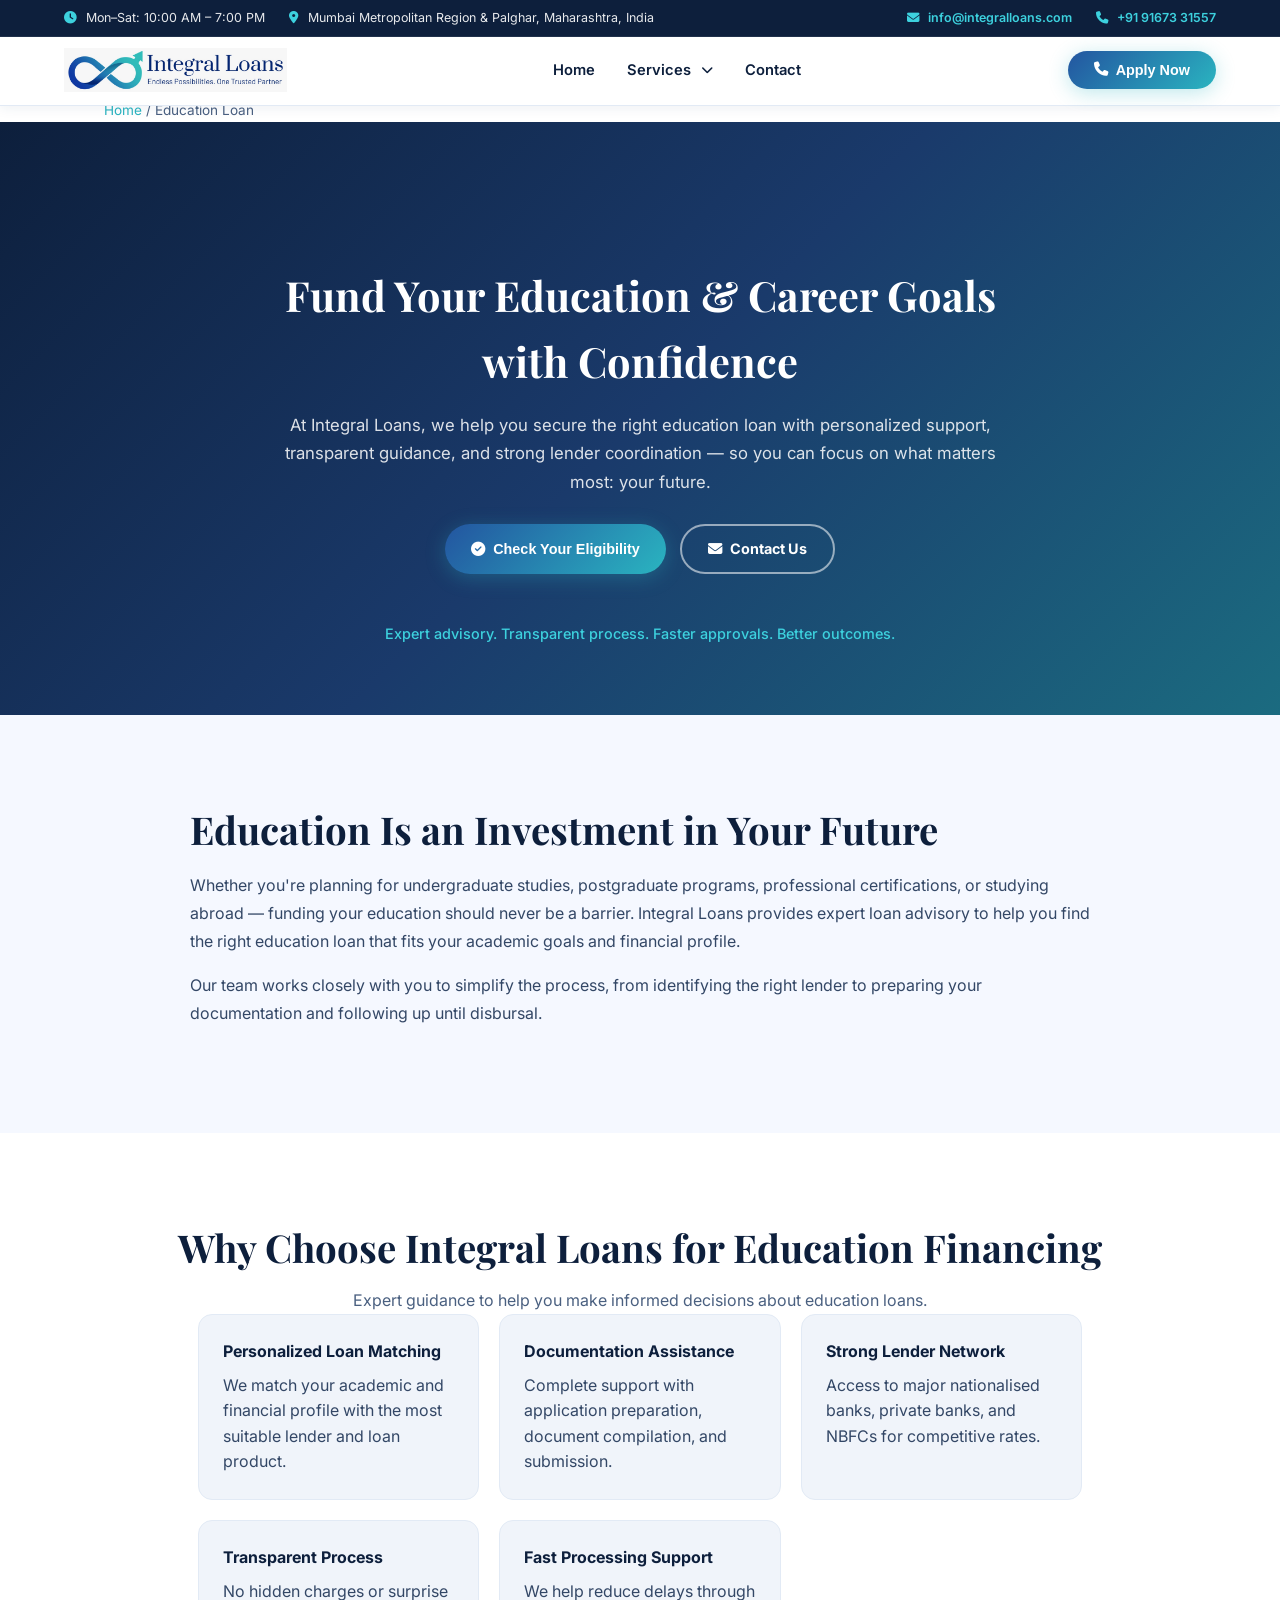
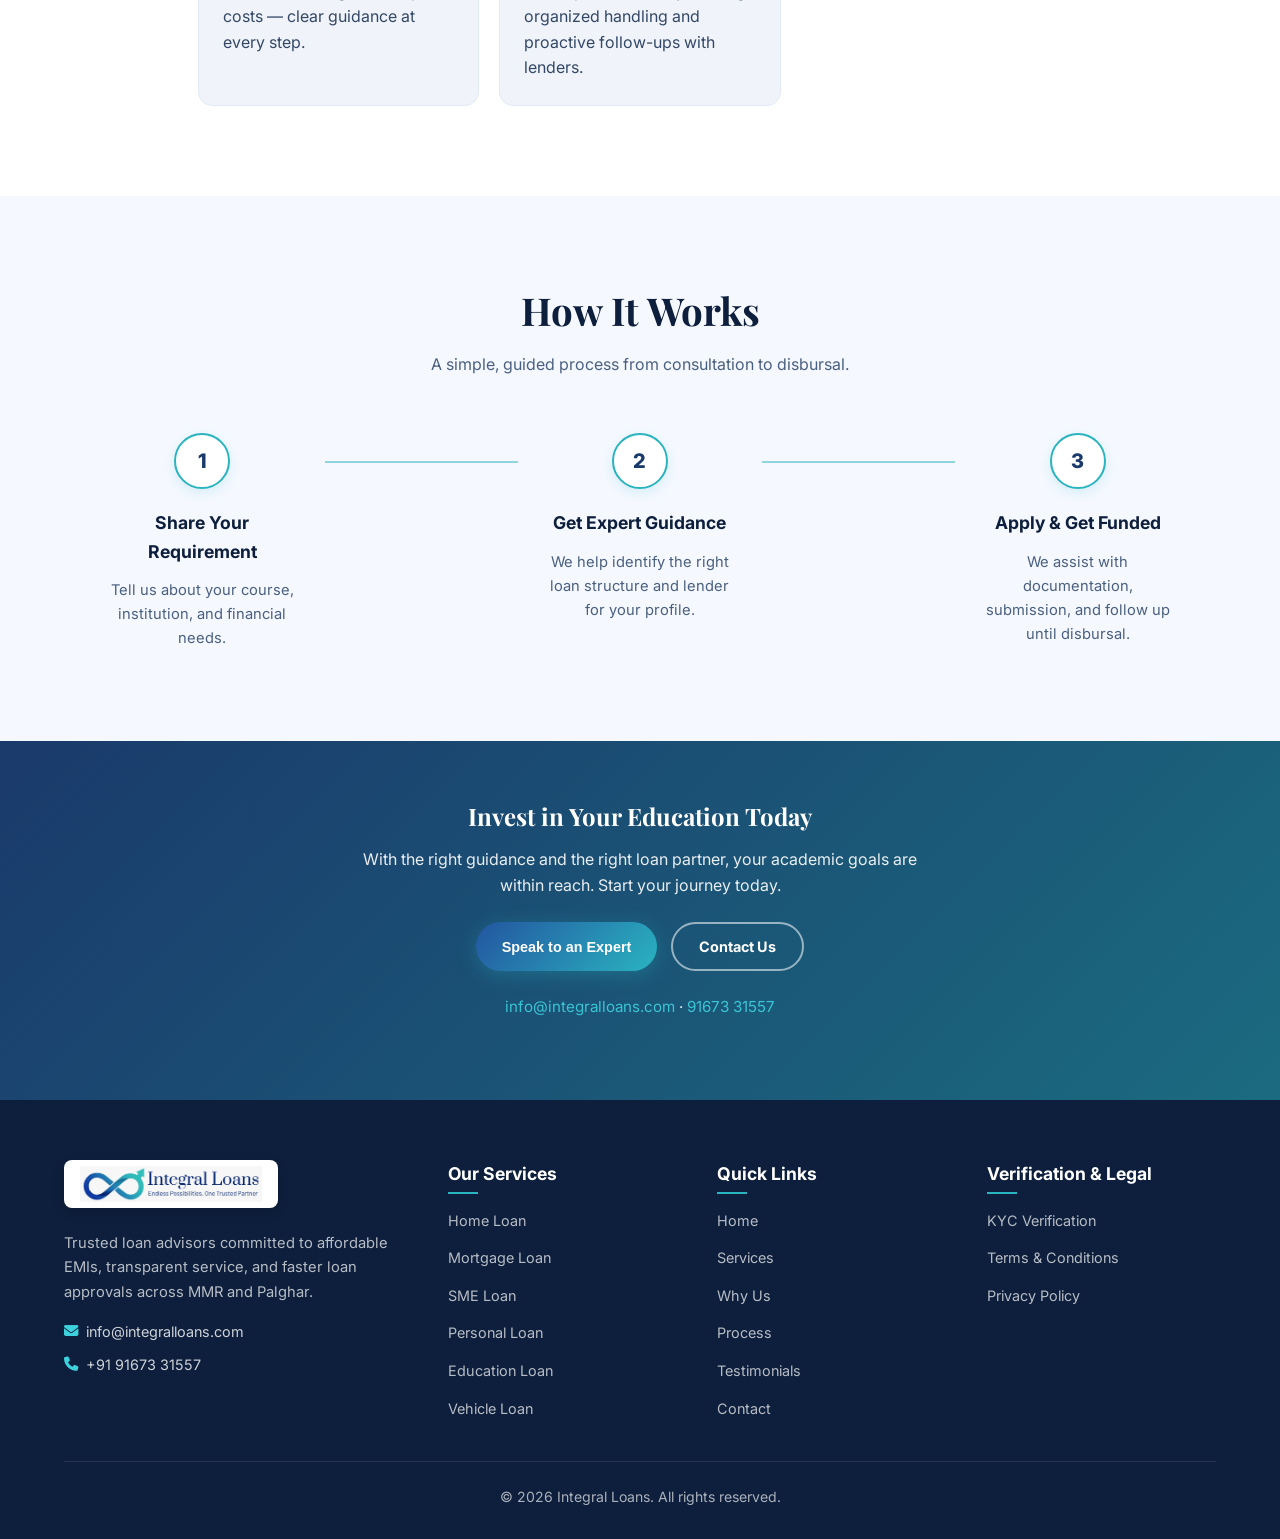
<file: education-loan.html>
<!DOCTYPE html>
<html lang="en">
<head>
<meta charset="UTF-8"/>
<meta name="viewport" content="width=device-width,initial-scale=1.0"/>
<title>Education Loans | Integral Loans — Fund Your Future</title>
<meta name="description" content="Fund your education and career goals with expert education loan guidance from Integral Loans. Personalized support across Mumbai, Thane, Navi Mumbai & more."/>
<link rel="stylesheet" href="styles.css"/>
<link rel="stylesheet" href="https://cdnjs.cloudflare.com/ajax/libs/font-awesome/6.5.0/css/all.min.css"/>
</head>
<body>

<!-- TOP BAR -->
<div class="nav-top-bar">
  <div class="nav-top-left">
    <span><i class="fa fa-clock"></i> Mon–Sat: 10:00 AM – 7:00 PM</span>
    <span><i class="fa fa-location-dot"></i> Mumbai Metropolitan Region &amp; Palghar, Maharashtra, India</span>
  </div>
  <div class="nav-top-right">
    <a href="mailto:info@integralloans.com"><i class="fa fa-envelope"></i> info@integralloans.com</a>
    <a href="tel:+919167331557"><i class="fa fa-phone"></i> +91 91673 31557</a>
  </div>
</div>

<!-- NAVBAR -->
<nav class="navbar" id="navbar">
  <a class="nav-logo" href="index.html">
    <img src="final-logo.png" alt="Integral Loans" onerror="this.style.display='none';this.nextElementSibling.style.display='flex'"/>
    <span class="nav-logo-text" style="display:none">Integral Loans</span>
  </a>
  <ul class="nav-links" id="navLinks">
    <li><a href="index.html#home">Home</a></li>
    <li class="nav-dropdown">
      <a href="index.html#services">Services <i class="fa fa-chevron-down" style="font-size:0.75rem;margin-left:4px;"></i></a>
      <ul class="dropdown-menu">
        <li><a href="home-loan.html">Home Loan</a></li>
        <li><a href="mortgage-loan.html">Mortgage Loan</a></li>
        <li><a href="sme-loan.html">SME Loan</a></li>
        <li><a href="personal-loan.html">Personal Loan</a></li>
        <li><a href="education-loan.html">Education Loan</a></li>
        <li><a href="vehicle-loan.html">Vehicle Loan</a></li>
      </ul>
    </li>
    <li><a href="index.html#contact">Contact</a></li>
  </ul>
  <div class="nav-cta">
    <button class="btn btn-primary" onclick="openModal('Education Loan')"><i class="fa fa-phone"></i> Apply Now</button>
  </div>
  <div class="hamburger" id="hamburger" onclick="toggleMenu()"><span></span><span></span><span></span></div>
</nav>

<p class="breadcrumb"><a href="index.html">Home</a> / Education Loan</p>

<section class="loan-page-hero">
  <h1>Fund Your Education &amp; Career Goals with Confidence</h1>
  <p class="hero-sub">At Integral Loans, we help you secure the right education loan with personalized support, transparent guidance, and strong lender coordination — so you can focus on what matters most: your future.</p>
  <div class="hero-ctas" style="justify-content:center;display:flex;gap:14px;flex-wrap:wrap;">
    <button class="btn btn-primary" onclick="openModal('Education Loan')"><i class="fa fa-check-circle"></i> Check Your Eligibility</button>
    <a href="index.html#contact" class="btn btn-outline btn-hero-outline"><i class="fa fa-envelope"></i> Contact Us</a>
  </div>
  <p class="loan-trust-line">Expert advisory. Transparent process. Faster approvals. Better outcomes.</p>
</section>

<section class="services">
  <div class="loan-content">
    <h2 class="section-title">Education Is an Investment in Your Future</h2>
    <p>Whether you're planning for undergraduate studies, postgraduate programs, professional certifications, or studying abroad — funding your education should never be a barrier. Integral Loans provides expert loan advisory to help you find the right education loan that fits your academic goals and financial profile.</p>
    <p>Our team works closely with you to simplify the process, from identifying the right lender to preparing your documentation and following up until disbursal.</p>
  </div>
</section>

<section class="why-us">
  <div class="text-center">
    <h2 class="section-title">Why Choose Integral Loans for Education Financing</h2>
    <p class="section-sub">Expert guidance to help you make informed decisions about education loans.</p>
  </div>
  <div class="highlight-grid" style="max-width:1000px;margin:0 auto;padding:0 5%;">
    <div class="highlight-card"><h4>Personalized Loan Matching</h4><p>We match your academic and financial profile with the most suitable lender and loan product.</p></div>
    <div class="highlight-card"><h4>Documentation Assistance</h4><p>Complete support with application preparation, document compilation, and submission.</p></div>
    <div class="highlight-card"><h4>Strong Lender Network</h4><p>Access to major nationalised banks, private banks, and NBFCs for competitive rates.</p></div>
    <div class="highlight-card"><h4>Transparent Process</h4><p>No hidden charges or surprise costs — clear guidance at every step.</p></div>
    <div class="highlight-card"><h4>Fast Processing Support</h4><p>We help reduce delays through organized handling and proactive follow-ups with lenders.</p></div>
  </div>
</section>

<section class="how-we-work">
  <div class="text-center">
    <h2 class="section-title section-title-center">How It Works</h2>
    <p class="section-sub">A simple, guided process from consultation to disbursal.</p>
  </div>
  <div class="steps-linear">
    <div class="step-card"><div class="step-num">1</div><h4>Share Your Requirement</h4><p>Tell us about your course, institution, and financial needs.</p></div>
    <div class="step-connector"></div>
    <div class="step-card"><div class="step-num">2</div><h4>Get Expert Guidance</h4><p>We help identify the right loan structure and lender for your profile.</p></div>
    <div class="step-connector"></div>
    <div class="step-card"><div class="step-num">3</div><h4>Apply & Get Funded</h4><p>We assist with documentation, submission, and follow up until disbursal.</p></div>
  </div>
</section>

<section class="loan-cta-strip">
  <h2>Invest in Your Education Today</h2>
  <p>With the right guidance and the right loan partner, your academic goals are within reach. Start your journey today.</p>
  <div class="loan-cta-btns">
    <button class="btn btn-primary" onclick="openModal('Education Loan')">Speak to an Expert</button>
    <a href="index.html#contact" class="btn btn-outline btn-hero-outline">Contact Us</a>
  </div>
  <p style="margin-top:24px;font-size:0.95rem;"><a href="mailto:info@integralloans.com" style="color:var(--accent-light)">info@integralloans.com</a> · <a href="tel:+919167331557" style="color:var(--accent-light)">91673 31557</a></p>
</section>

<!-- FOOTER -->
<footer class="footer">
  <div class="footer-grid">
    <div class="footer-col footer-about">
      <img src="final-logo.png" alt="Integral Loans" onerror="this.style.display='none';this.nextElementSibling.style.display='flex'"/>
      <span class="footer-logo-text" style="display:none; font-family: 'Playfair Display', serif; font-weight: 700; font-size: 1.25rem; color: var(--white); margin-bottom: 16px;">Integral Loans</span>
      <p class="footer-note">Trusted loan advisors committed to affordable EMIs, transparent service, and faster loan approvals across MMR and Palghar.</p>
      <div class="footer-contact-info">
        <p><i class="fa fa-envelope"></i> <a href="mailto:info@integralloans.com">info@integralloans.com</a></p>
        <p><i class="fa fa-phone"></i> <a href="tel:+919167331557">+91 91673 31557</a></p>
      </div>
    </div>
    <div class="footer-col">
      <h4>Our Services</h4>
      <ul>
        <li><a href="home-loan.html">Home Loan</a></li>
        <li><a href="mortgage-loan.html">Mortgage Loan</a></li>
        <li><a href="sme-loan.html">SME Loan</a></li>
        <li><a href="personal-loan.html">Personal Loan</a></li>
        <li><a href="education-loan.html">Education Loan</a></li>
        <li><a href="vehicle-loan.html">Vehicle Loan</a></li>
      </ul>
    </div>
    <div class="footer-col">
      <h4>Quick Links</h4>
      <ul>
        <li><a href="index.html#home">Home</a></li>
        <li><a href="index.html#services">Services</a></li>
        <li><a href="index.html#why-us">Why Us</a></li>
        <li><a href="index.html#how-we-work">Process</a></li>
        <li><a href="index.html#testimonials">Testimonials</a></li>
        <li><a href="index.html#contact">Contact</a></li>
      </ul>
    </div>
    <div class="footer-col">
      <h4>Verification &amp; Legal</h4>
      <ul>
        <li><a href="kyc.html">KYC Verification</a></li>
        <li><a href="terms.html">Terms &amp; Conditions</a></li>
        <li><a href="privacy.html">Privacy Policy</a></li>
      </ul>
    </div>
  </div>
  <div class="footer-bottom">
    <p class="footer-copy">&copy; 2026 Integral Loans. All rights reserved.</p>
  </div>
</footer>

<!-- MODAL -->
<div class="modal-overlay" id="modalOverlay" onclick="closeModalOutside(event)">
  <div class="modal">
    <button class="modal-close" onclick="closeModal()">&times;</button>
    <span class="loan-type-badge" id="modalLoanBadge">Education Loan</span>
    <h2>Apply for Your Loan</h2>
    <p class="modal-subtitle">Our expert will contact you within 24 hours.</p>
    <form onsubmit="handleModalSubmit(event)">
      <div class="form-row">
        <div class="form-group"><label for="m-name">Full Name *</label><input type="text" id="m-name" required/></div>
        <div class="form-group"><label for="m-phone">Mobile *</label><input type="tel" id="m-phone" required/></div>
      </div>
      <div class="form-group"><label for="m-email">Email</label><input type="email" id="m-email"/></div>
      <div class="form-group"><label for="m-loan">Loan Type</label><select id="m-loan"><option selected>Education Loan</option></select></div>
      <div class="form-group"><label for="m-amount">Approximate Loan Amount</label><input type="text" id="m-amount" placeholder="e.g. ₹10 Lakhs"/></div>
      <button type="submit" class="btn btn-primary" style="width:100%;justify-content:center;margin-top:8px;"><i class="fa fa-paper-plane"></i> Submit</button>
    </form>
  </div>
</div>

<div id="toast" style="position:fixed;bottom:30px;right:30px;background:linear-gradient(135deg,#1a3a6b,#2ab4c0);color:white;padding:16px 24px;border-radius:12px;display:none;z-index:3000;font-weight:600;"><i class="fa fa-check-circle"></i> <span id="toastMsg">Thank you!</span></div>

<script src="main.js"></script>
</body>
</html>
</file>
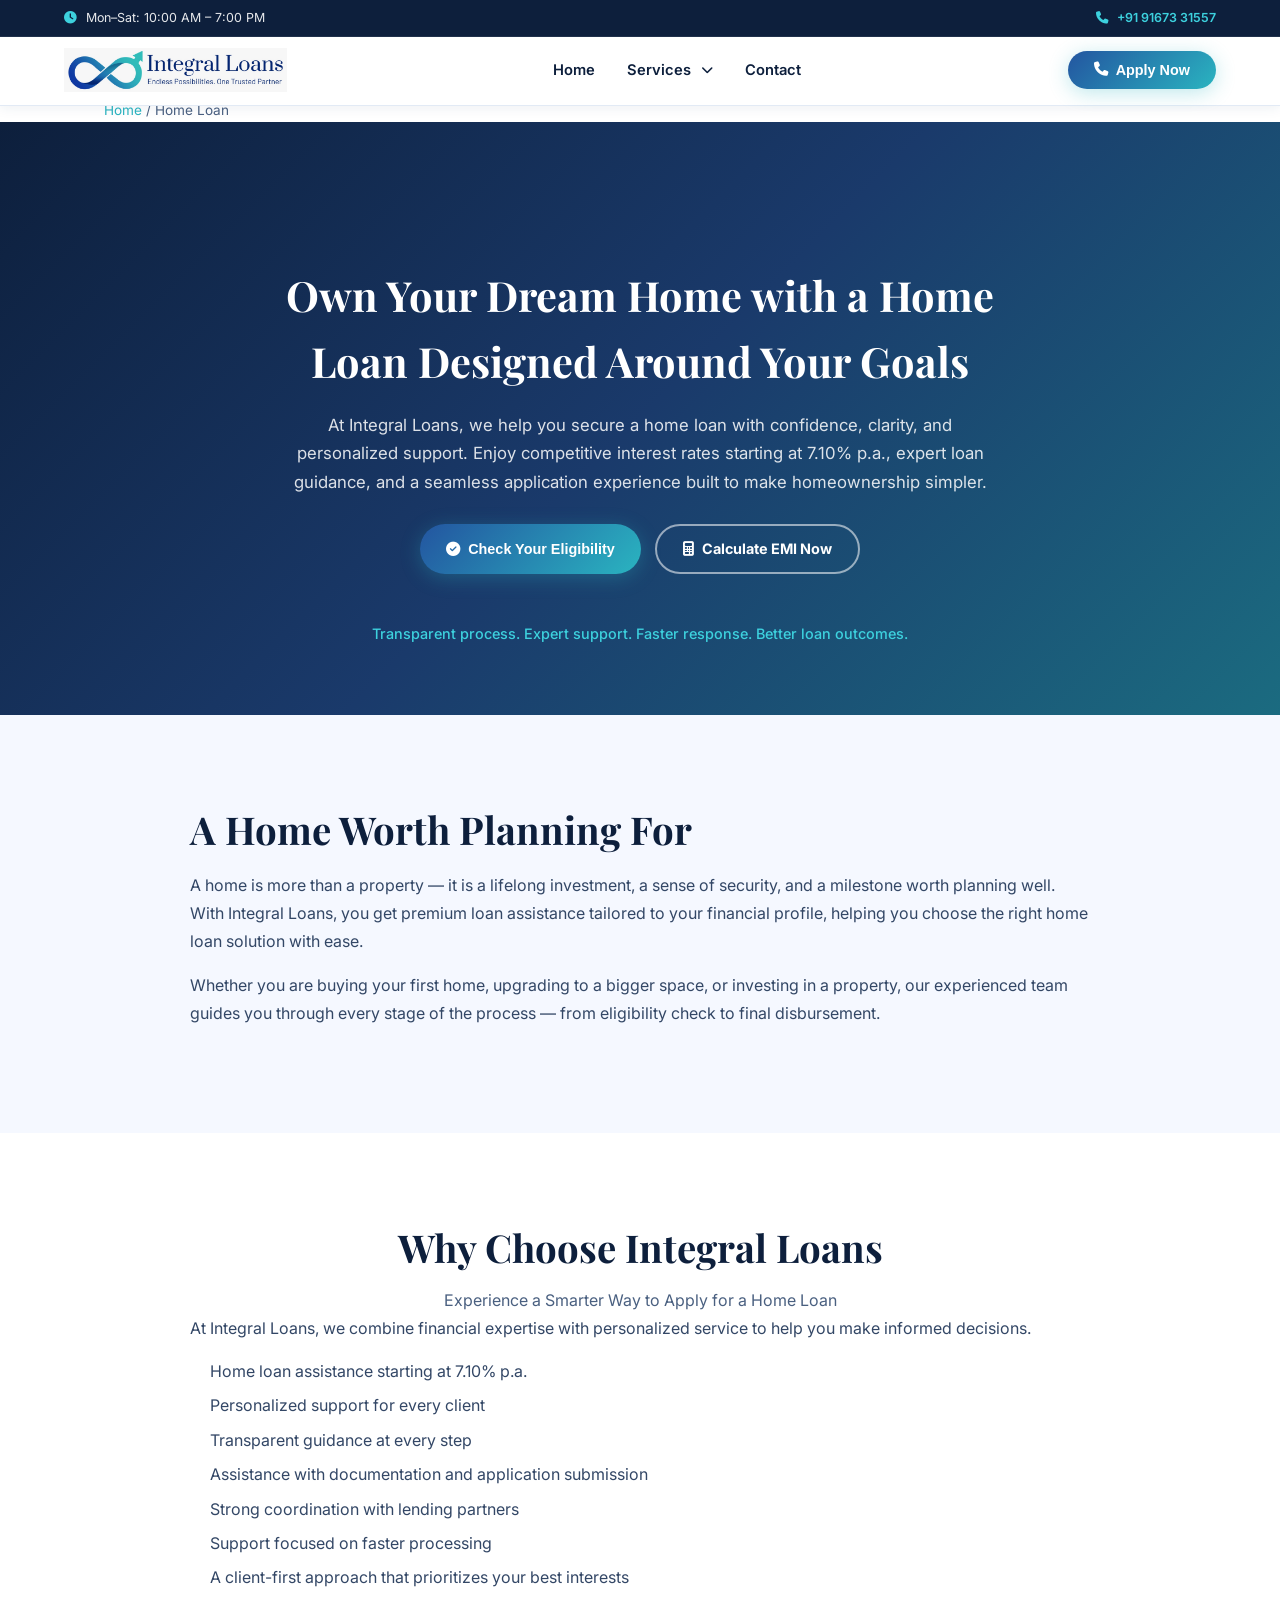
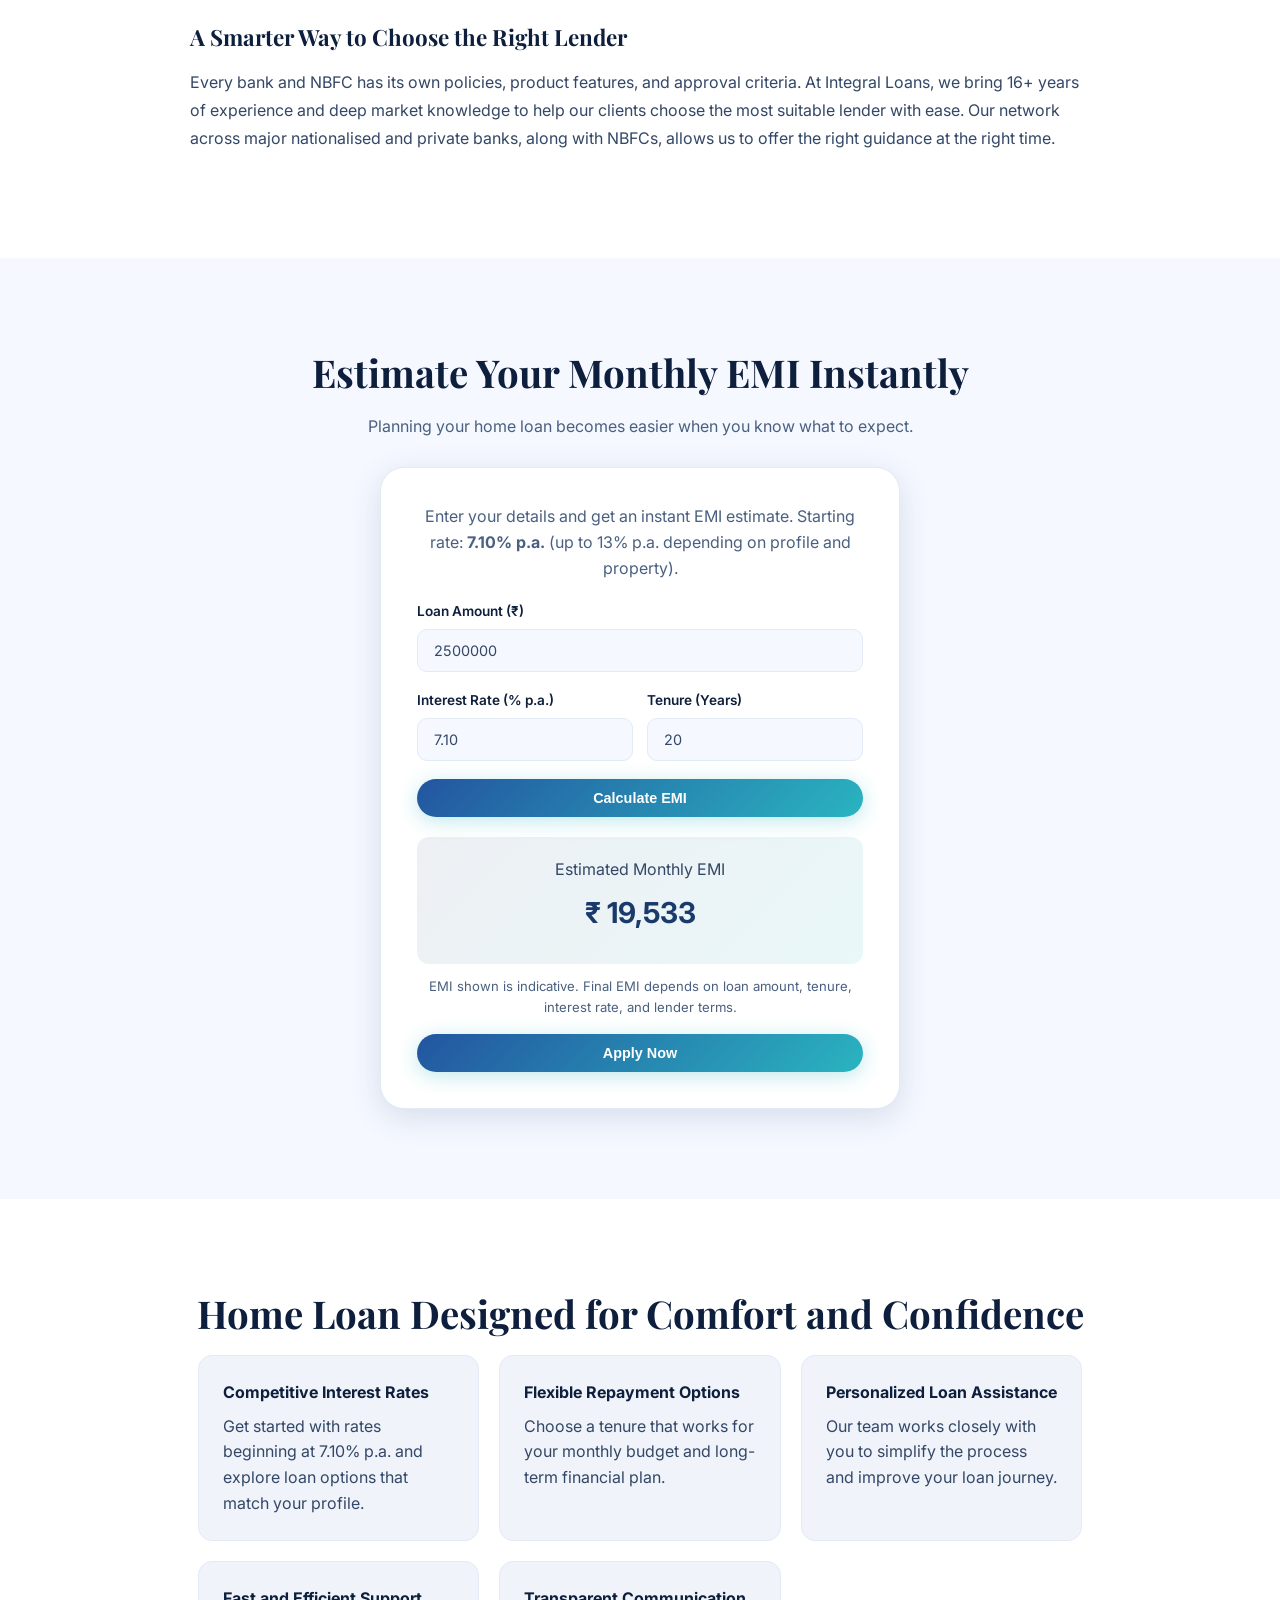
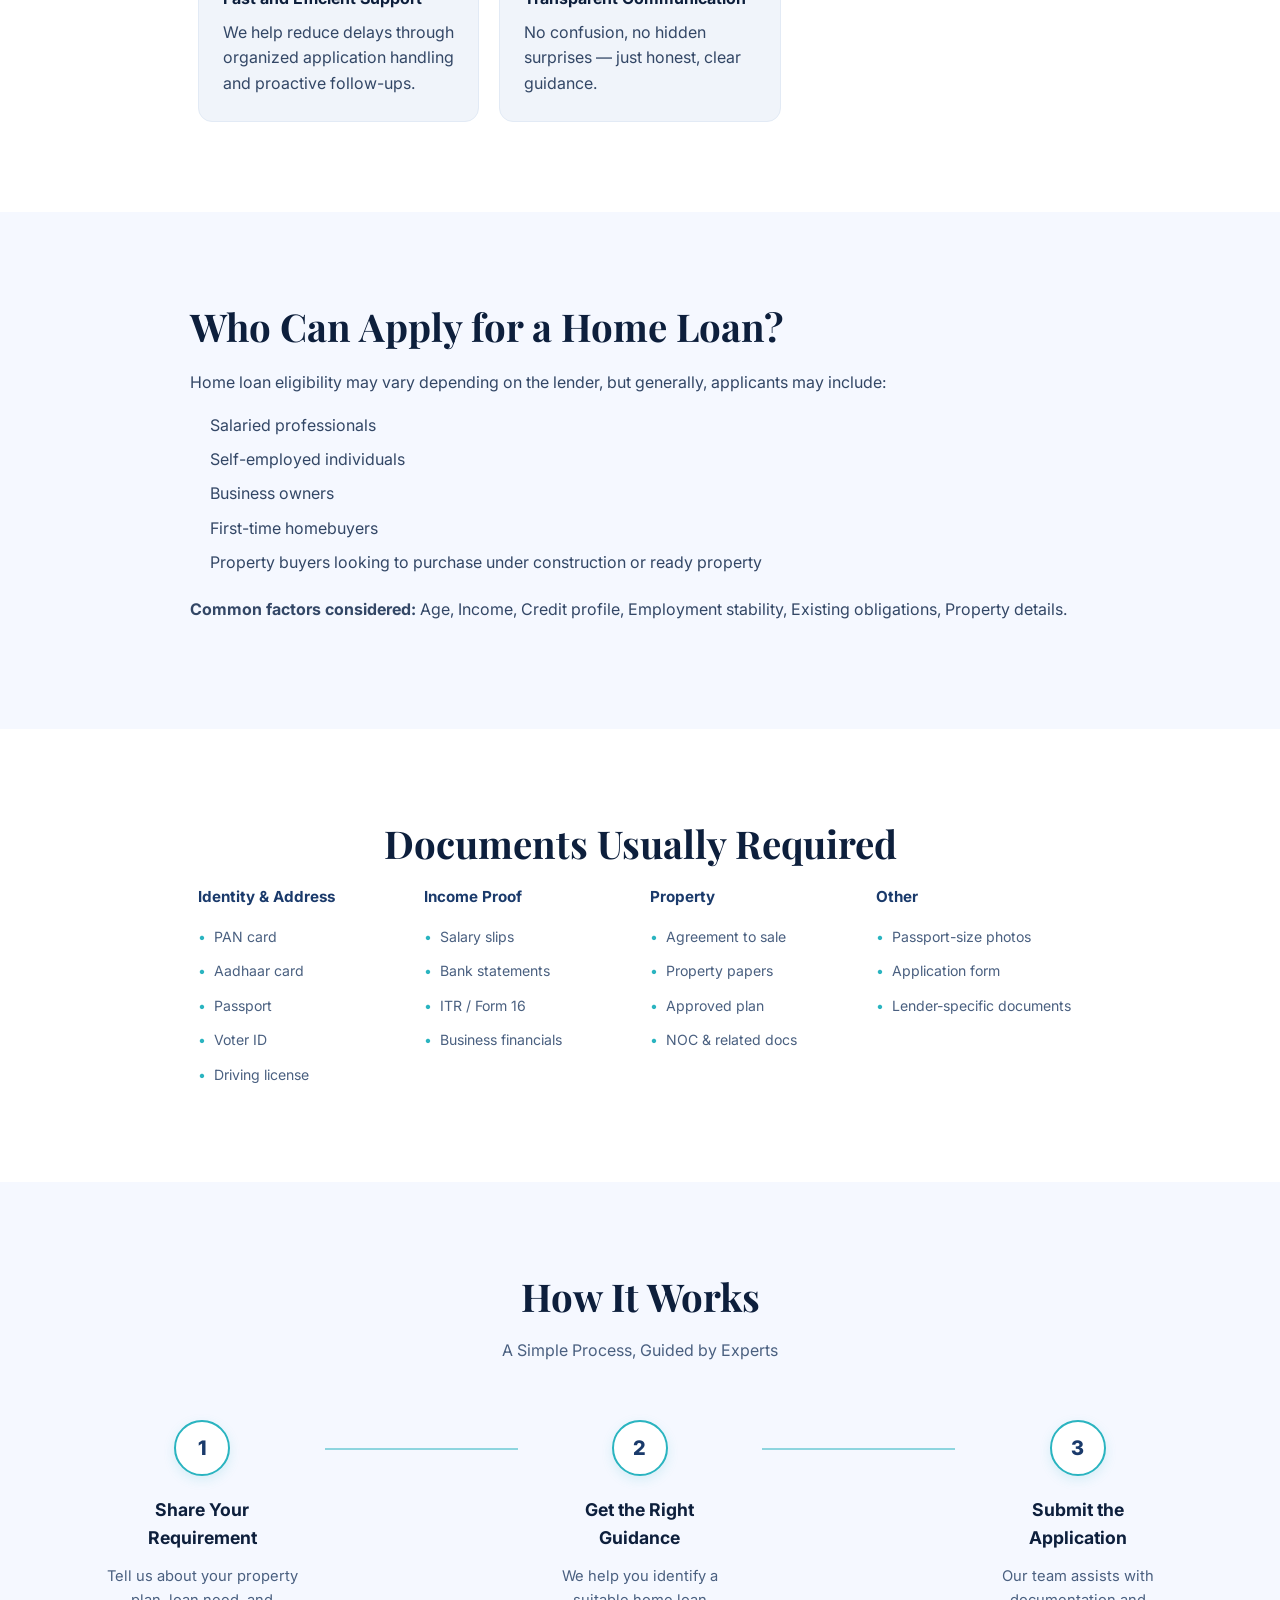
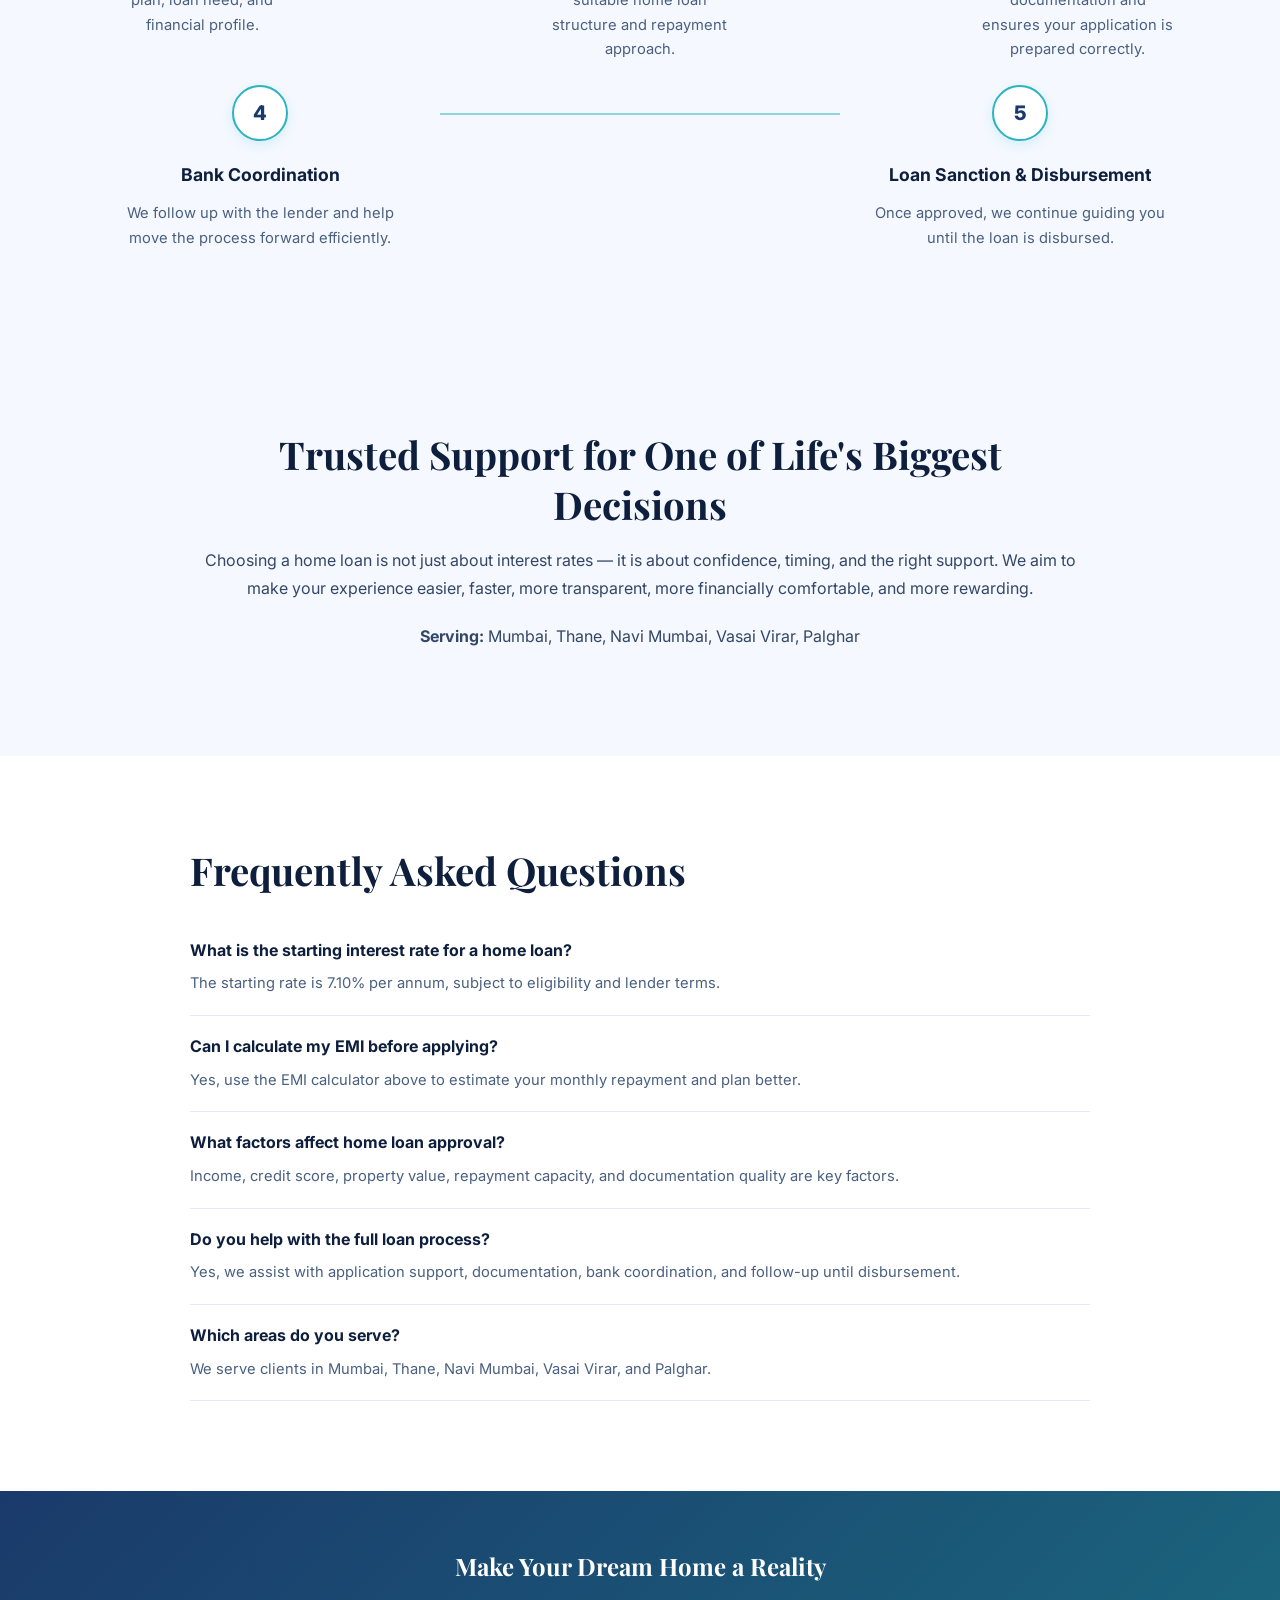
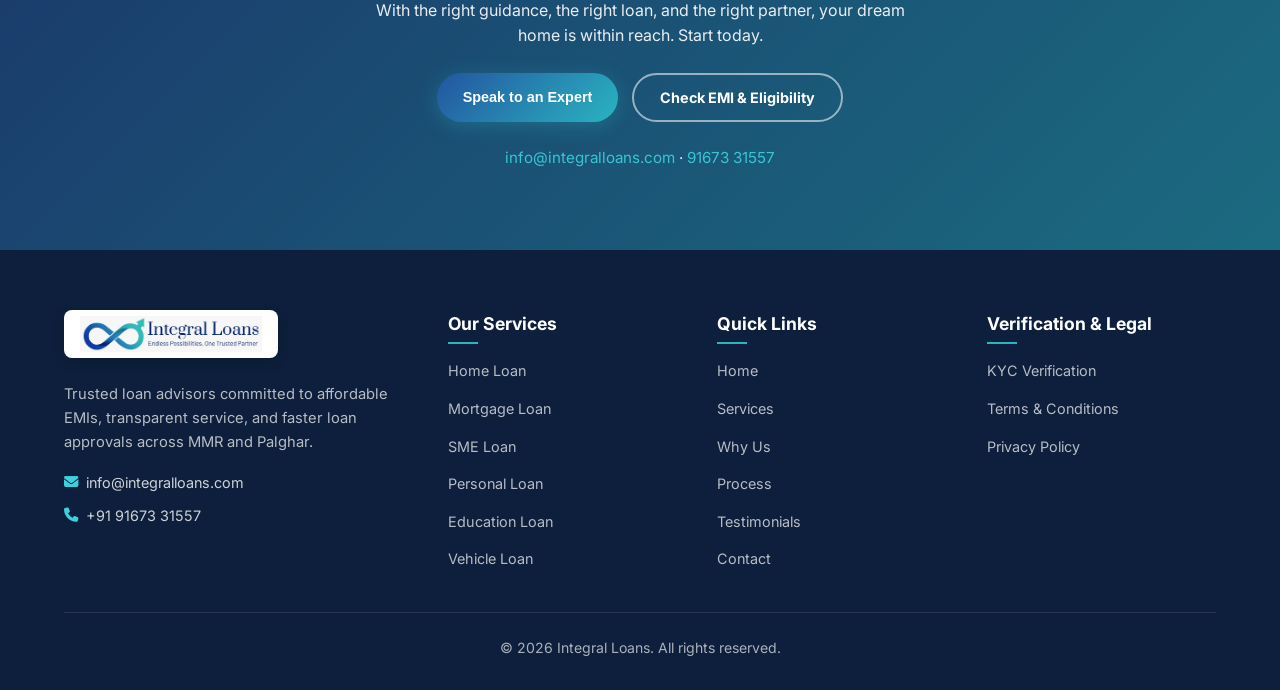
<file: home-loan.html>
<!DOCTYPE html>
<html lang="en">
<head>
<meta charset="UTF-8"/>
<meta name="viewport" content="width=device-width,initial-scale=1.0"/>
<title>Home Loan Starting at 7.10% p.a. | Premium Home Loan Assistance by Integral Loans</title>
<meta name="description" content="Apply for a home loan starting at 7.10% p.a. with expert guidance from Integral Loans. Check your EMI, explore benefits, and get personalized support for a smoother loan journey."/>
<link rel="stylesheet" href="styles.css"/>
<link rel="stylesheet" href="https://cdnjs.cloudflare.com/ajax/libs/font-awesome/6.5.0/css/all.min.css"/>
</head>
<body>

<div class="nav-top-bar">
  <span><i class="fa fa-clock"></i> Mon–Sat: 10:00 AM – 7:00 PM</span>
  <a href="tel:+919167331557"><i class="fa fa-phone"></i> +91 91673 31557</a>
</div>

<nav class="navbar" id="navbar">
  <a class="nav-logo" href="index.html">
    <img src="final-logo.png" alt="Integral Loans" onerror="this.style.display='none';this.nextElementSibling.style.display='flex'"/>
    <span class="nav-logo-text" style="display:none">Integral Loans</span>
  </a>
  <ul class="nav-links" id="navLinks">
    <li><a href="index.html#home">Home</a></li>
    <li class="nav-dropdown">
      <a href="index.html#services">Services <i class="fa fa-chevron-down" style="font-size:0.75rem;margin-left:4px;"></i></a>
      <ul class="dropdown-menu">
        <li><a href="home-loan.html">Home Loan</a></li>
        <li><a href="mortgage-loan.html">Mortgage Loan</a></li>
        <li><a href="sme-loan.html">SME Loan</a></li>
        <li><a href="personal-loan.html">Personal Loan</a></li>
        <li><a href="education-loan.html">Education Loan</a></li>
        <li><a href="vehicle-loan.html">Vehicle Loan</a></li>
      </ul>
    </li>
    <li><a href="index.html#contact">Contact</a></li>
  </ul>
  <div class="nav-cta">
    <button class="btn btn-primary" onclick="openModal('Home Loan')"><i class="fa fa-phone"></i> Apply Now</button>
  </div>
  <div class="hamburger" id="hamburger" onclick="toggleMenu()"><span></span><span></span><span></span></div>
</nav>

<p class="breadcrumb"><a href="index.html">Home</a> / Home Loan</p>

<section class="loan-page-hero">
  <h1>Own Your Dream Home with a Home Loan Designed Around Your Goals</h1>
  <p class="hero-sub">At Integral Loans, we help you secure a home loan with confidence, clarity, and personalized support. Enjoy competitive interest rates starting at 7.10% p.a., expert loan guidance, and a seamless application experience built to make homeownership simpler.</p>
  <div class="hero-ctas" style="justify-content:center;display:flex;gap:14px;flex-wrap:wrap;">
    <button class="btn btn-primary" onclick="openModal('Home Loan')"><i class="fa fa-check-circle"></i> Check Your Eligibility</button>
    <a href="#emi-calculator" class="btn btn-outline btn-hero-outline"><i class="fa fa-calculator"></i> Calculate EMI Now</a>
  </div>
  <p class="loan-trust-line">Transparent process. Expert support. Faster response. Better loan outcomes.</p>
</section>

<section class="services">
  <div class="loan-content">
    <h2 class="section-title">A Home Worth Planning For</h2>
    <p>A home is more than a property — it is a lifelong investment, a sense of security, and a milestone worth planning well. With Integral Loans, you get premium loan assistance tailored to your financial profile, helping you choose the right home loan solution with ease.</p>
    <p>Whether you are buying your first home, upgrading to a bigger space, or investing in a property, our experienced team guides you through every stage of the process — from eligibility check to final disbursement.</p>
  </div>
</section>

<section class="why-us">
  <div class="text-center">
    <h2 class="section-title">Why Choose Integral Loans</h2>
    <p class="section-sub">Experience a Smarter Way to Apply for a Home Loan</p>
  </div>
  <div class="loan-content">
    <p>At Integral Loans, we combine financial expertise with personalized service to help you make informed decisions.</p>
    <ul>
      <li>Home loan assistance starting at 7.10% p.a.</li>
      <li>Personalized support for every client</li>
      <li>Transparent guidance at every step</li>
      <li>Assistance with documentation and application submission</li>
      <li>Strong coordination with lending partners</li>
      <li>Support focused on faster processing</li>
      <li>A client-first approach that prioritizes your best interests</li>
    </ul>
    <h3 class="section-title" style="font-size:1.4rem;margin-top:32px;">A Smarter Way to Choose the Right Lender</h3>
    <p>Every bank and NBFC has its own policies, product features, and approval criteria. At Integral Loans, we bring 16+ years of experience and deep market knowledge to help our clients choose the most suitable lender with ease. Our network across major nationalised and private banks, along with NBFCs, allows us to offer the right guidance at the right time.</p>
  </div>
</section>

<section class="services" id="emi-calculator">
  <div class="text-center">
    <h2 class="section-title">Estimate Your Monthly EMI Instantly</h2>
    <p class="section-sub">Planning your home loan becomes easier when you know what to expect.</p>
  </div>
  <div class="emi-box">
    <p style="text-align:center;margin-bottom:20px;color:var(--gray-600);">Enter your details and get an instant EMI estimate. Starting rate: <strong>7.10% p.a.</strong> (up to 13% p.a. depending on profile and property).</p>
    <div class="form-group">
      <label for="emi-amount">Loan Amount (₹)</label>
      <input type="number" id="emi-amount" value="2500000" min="100000" step="100000"/>
    </div>
    <div class="form-row">
      <div class="form-group">
        <label for="emi-rate">Interest Rate (% p.a.)</label>
        <input type="number" id="emi-rate" value="7.10" min="1" max="20" step="0.1"/>
      </div>
      <div class="form-group">
        <label for="emi-tenure">Tenure (Years)</label>
        <input type="number" id="emi-tenure" value="20" min="1" max="30"/>
      </div>
    </div>
    <button type="button" class="btn btn-primary" style="width:100%;justify-content:center;" onclick="calculateHomeEMI()">Calculate EMI</button>
    <div class="emi-result" id="emiResult">
      <span>Estimated Monthly EMI</span>
      <strong id="emiValue">—</strong>
    </div>
    <p class="emi-note">EMI shown is indicative. Final EMI depends on loan amount, tenure, interest rate, and lender terms.</p>
    <button type="button" class="btn btn-primary" style="width:100%;justify-content:center;margin-top:16px;" onclick="openModal('Home Loan')">Apply Now</button>
  </div>
</section>

<section class="why-us">
  <div class="text-center">
    <h2 class="section-title">Home Loan Designed for Comfort and Confidence</h2>
  </div>
  <div class="highlight-grid" style="max-width:1000px;margin:0 auto;padding:0 5%;">
    <div class="highlight-card"><h4>Competitive Interest Rates</h4><p>Get started with rates beginning at 7.10% p.a. and explore loan options that match your profile.</p></div>
    <div class="highlight-card"><h4>Flexible Repayment Options</h4><p>Choose a tenure that works for your monthly budget and long-term financial plan.</p></div>
    <div class="highlight-card"><h4>Personalized Loan Assistance</h4><p>Our team works closely with you to simplify the process and improve your loan journey.</p></div>
    <div class="highlight-card"><h4>Fast and Efficient Support</h4><p>We help reduce delays through organized application handling and proactive follow-ups.</p></div>
    <div class="highlight-card"><h4>Transparent Communication</h4><p>No confusion, no hidden surprises — just honest, clear guidance.</p></div>
  </div>
</section>

<section class="services">
  <div class="loan-content">
    <h2 class="section-title">Who Can Apply for a Home Loan?</h2>
    <p>Home loan eligibility may vary depending on the lender, but generally, applicants may include:</p>
    <ul>
      <li>Salaried professionals</li>
      <li>Self-employed individuals</li>
      <li>Business owners</li>
      <li>First-time homebuyers</li>
      <li>Property buyers looking to purchase under construction or ready property</li>
    </ul>
    <p><strong>Common factors considered:</strong> Age, Income, Credit profile, Employment stability, Existing obligations, Property details.</p>
  </div>
</section>

<section class="why-us">
  <div class="text-center">
    <h2 class="section-title">Documents Usually Required</h2>
  </div>
  <div class="doc-grid" style="max-width:1000px;margin:0 auto;padding:0 5%;">
    <div class="doc-col"><h4>Identity &amp; Address</h4><ul><li>PAN card</li><li>Aadhaar card</li><li>Passport</li><li>Voter ID</li><li>Driving license</li></ul></div>
    <div class="doc-col"><h4>Income Proof</h4><ul><li>Salary slips</li><li>Bank statements</li><li>ITR / Form 16</li><li>Business financials</li></ul></div>
    <div class="doc-col"><h4>Property</h4><ul><li>Agreement to sale</li><li>Property papers</li><li>Approved plan</li><li>NOC &amp; related docs</li></ul></div>
    <div class="doc-col"><h4>Other</h4><ul><li>Passport-size photos</li><li>Application form</li><li>Lender-specific documents</li></ul></div>
  </div>
</section>

<section class="how-we-work">
  <div class="text-center">
    <h2 class="section-title section-title-center">How It Works</h2>
    <p class="section-sub">A Simple Process, Guided by Experts</p>
  </div>
  <div class="steps-linear">
    <div class="step-card"><div class="step-num">1</div><h4>Share Your Requirement</h4><p>Tell us about your property plan, loan need, and financial profile.</p></div>
    <div class="step-connector"></div>
    <div class="step-card"><div class="step-num">2</div><h4>Get the Right Guidance</h4><p>We help you identify a suitable home loan structure and repayment approach.</p></div>
    <div class="step-connector"></div>
    <div class="step-card"><div class="step-num">3</div><h4>Submit the Application</h4><p>Our team assists with documentation and ensures your application is prepared correctly.</p></div>
  </div>
  <div class="steps-linear" style="margin-top:24px;">
    <div class="step-card"><div class="step-num">4</div><h4>Bank Coordination</h4><p>We follow up with the lender and help move the process forward efficiently.</p></div>
    <div class="step-connector"></div>
    <div class="step-card"><div class="step-num">5</div><h4>Loan Sanction &amp; Disbursement</h4><p>Once approved, we continue guiding you until the loan is disbursed.</p></div>
  </div>
</section>

<section class="services">
  <div class="loan-content text-center">
    <h2 class="section-title">Trusted Support for One of Life's Biggest Decisions</h2>
    <p>Choosing a home loan is not just about interest rates — it is about confidence, timing, and the right support. We aim to make your experience easier, faster, more transparent, more financially comfortable, and more rewarding.</p>
    <p style="margin-top:20px;"><strong>Serving:</strong> Mumbai, Thane, Navi Mumbai, Vasai Virar, Palghar</p>
  </div>
</section>

<section class="why-us">
  <div class="loan-content">
    <h2 class="section-title">Frequently Asked Questions</h2>
    <div class="faq-list">
      <div class="faq-item"><h4>What is the starting interest rate for a home loan?</h4><p>The starting rate is 7.10% per annum, subject to eligibility and lender terms.</p></div>
      <div class="faq-item"><h4>Can I calculate my EMI before applying?</h4><p>Yes, use the EMI calculator above to estimate your monthly repayment and plan better.</p></div>
      <div class="faq-item"><h4>What factors affect home loan approval?</h4><p>Income, credit score, property value, repayment capacity, and documentation quality are key factors.</p></div>
      <div class="faq-item"><h4>Do you help with the full loan process?</h4><p>Yes, we assist with application support, documentation, bank coordination, and follow-up until disbursement.</p></div>
      <div class="faq-item"><h4>Which areas do you serve?</h4><p>We serve clients in Mumbai, Thane, Navi Mumbai, Vasai Virar, and Palghar.</p></div>
    </div>
  </div>
</section>

<section class="loan-cta-strip">
  <h2>Make Your Dream Home a Reality</h2>
  <p>With the right guidance, the right loan, and the right partner, your dream home is within reach. Start today.</p>
  <div class="loan-cta-btns">
    <button class="btn btn-primary" onclick="openModal('Home Loan')">Speak to an Expert</button>
    <a href="#emi-calculator" class="btn btn-outline btn-hero-outline">Check EMI &amp; Eligibility</a>
  </div>
  <p style="margin-top:24px;font-size:0.95rem;"><a href="mailto:info@integralloans.com" style="color:var(--accent-light)">info@integralloans.com</a> · <a href="tel:+919167331557" style="color:var(--accent-light)">91673 31557</a></p>
</section>

<!-- FOOTER -->
<footer class="footer">
  <div class="footer-grid">
    <!-- Col 1: Brand & Bio -->
    <div class="footer-col footer-about">
      <img src="final-logo.png" alt="Integral Loans" onerror="this.style.display='none';this.nextElementSibling.style.display='flex'"/>
      <span class="footer-logo-text" style="display:none; font-family: 'Playfair Display', serif; font-weight: 700; font-size: 1.25rem; color: var(--white); margin-bottom: 16px;">Integral Loans</span>
      <p class="footer-note">Trusted loan advisors committed to affordable EMIs, transparent service, and faster loan approvals across MMR and Palghar.</p>
      <div class="footer-contact-info">
        <p><i class="fa fa-envelope"></i> <a href="mailto:info@integralloans.com">info@integralloans.com</a></p>
        <p><i class="fa fa-phone"></i> <a href="tel:+919167331557">+91 91673 31557</a></p>
      </div>
    </div>
    
    <!-- Col 2: Services links -->
    <div class="footer-col">
      <h4>Our Services</h4>
      <ul>
        <li><a href="home-loan.html">Home Loan</a></li>
        <li><a href="mortgage-loan.html">Mortgage Loan</a></li>
        <li><a href="sme-loan.html">SME Loan</a></li>
        <li><a href="personal-loan.html">Personal Loan</a></li>
        <li><a href="education-loan.html">Education Loan</a></li>
        <li><a href="vehicle-loan.html">Vehicle Loan</a></li>
      </ul>
    </div>
    
    <!-- Col 3: Quick Navigation -->
    <div class="footer-col">
      <h4>Quick Links</h4>
      <ul>
        <li><a href="index.html#home">Home</a></li>
        <li><a href="index.html#services">Services</a></li>
        <li><a href="index.html#why-us">Why Us</a></li>
        <li><a href="index.html#how-we-work">Process</a></li>
        <li><a href="index.html#testimonials">Testimonials</a></li>
        <li><a href="index.html#contact">Contact</a></li>
      </ul>
    </div>
    
    <!-- Col 4: Legal & KYC Verification -->
    <div class="footer-col">
      <h4>Verification &amp; Legal</h4>
      <ul>
        <li><a href="kyc.html">KYC Verification</a></li>
        <li><a href="terms.html">Terms &amp; Conditions</a></li>
        <li><a href="privacy.html">Privacy Policy</a></li>
      </ul>
    </div>
  </div>
  
  <div class="footer-bottom">
    <p class="footer-copy">&copy; 2026 Integral Loans. All rights reserved.</p>
  </div>
</footer>

<div class="modal-overlay" id="modalOverlay" onclick="closeModalOutside(event)">
  <div class="modal">
    <button class="modal-close" onclick="closeModal()">&times;</button>
    <span class="loan-type-badge" id="modalLoanBadge">Home Loan</span>
    <h2>Apply for Your Loan</h2>
    <p class="modal-subtitle">Our expert will contact you within 24 hours.</p>
    <form onsubmit="handleModalSubmit(event)">
      <div class="form-row">
        <div class="form-group"><label for="m-name">Full Name *</label><input type="text" id="m-name" required/></div>
        <div class="form-group"><label for="m-phone">Mobile *</label><input type="tel" id="m-phone" required/></div>
      </div>
      <div class="form-group"><label for="m-email">Email</label><input type="email" id="m-email"/></div>
      <div class="form-group"><label for="m-loan">Loan Type</label><select id="m-loan"><option selected>Home Loan</option></select></div>
      <div class="form-group"><label for="m-amount">Approximate Loan Amount</label><input type="text" id="m-amount" placeholder="e.g. ₹25 Lakhs"/></div>
      <button type="submit" class="btn btn-primary" style="width:100%;justify-content:center;margin-top:8px;"><i class="fa fa-paper-plane"></i> Submit</button>
    </form>
  </div>
</div>

<div id="toast" style="position:fixed;bottom:30px;right:30px;background:linear-gradient(135deg,#1a3a6b,#2ab4c0);color:white;padding:16px 24px;border-radius:12px;display:none;z-index:3000;font-weight:600;"><i class="fa fa-check-circle"></i> <span id="toastMsg">Thank you!</span></div>

<script src="main.js"></script>
<script>
function calculateHomeEMI() {
  const P = parseFloat(document.getElementById('emi-amount').value) || 0;
  const annualRate = parseFloat(document.getElementById('emi-rate').value) || 7.1;
  const years = parseFloat(document.getElementById('emi-tenure').value) || 20;
  const r = annualRate / 12 / 100;
  const n = years * 12;
  let emi = 0;
  if (P > 0 && n > 0) {
    emi = r === 0 ? P / n : (P * r * Math.pow(1 + r, n)) / (Math.pow(1 + r, n) - 1);
  }
  document.getElementById('emiValue').textContent = '₹ ' + Math.round(emi).toLocaleString('en-IN');
}
document.addEventListener('DOMContentLoaded', calculateHomeEMI);
</script>
</body>
</html>
</file>
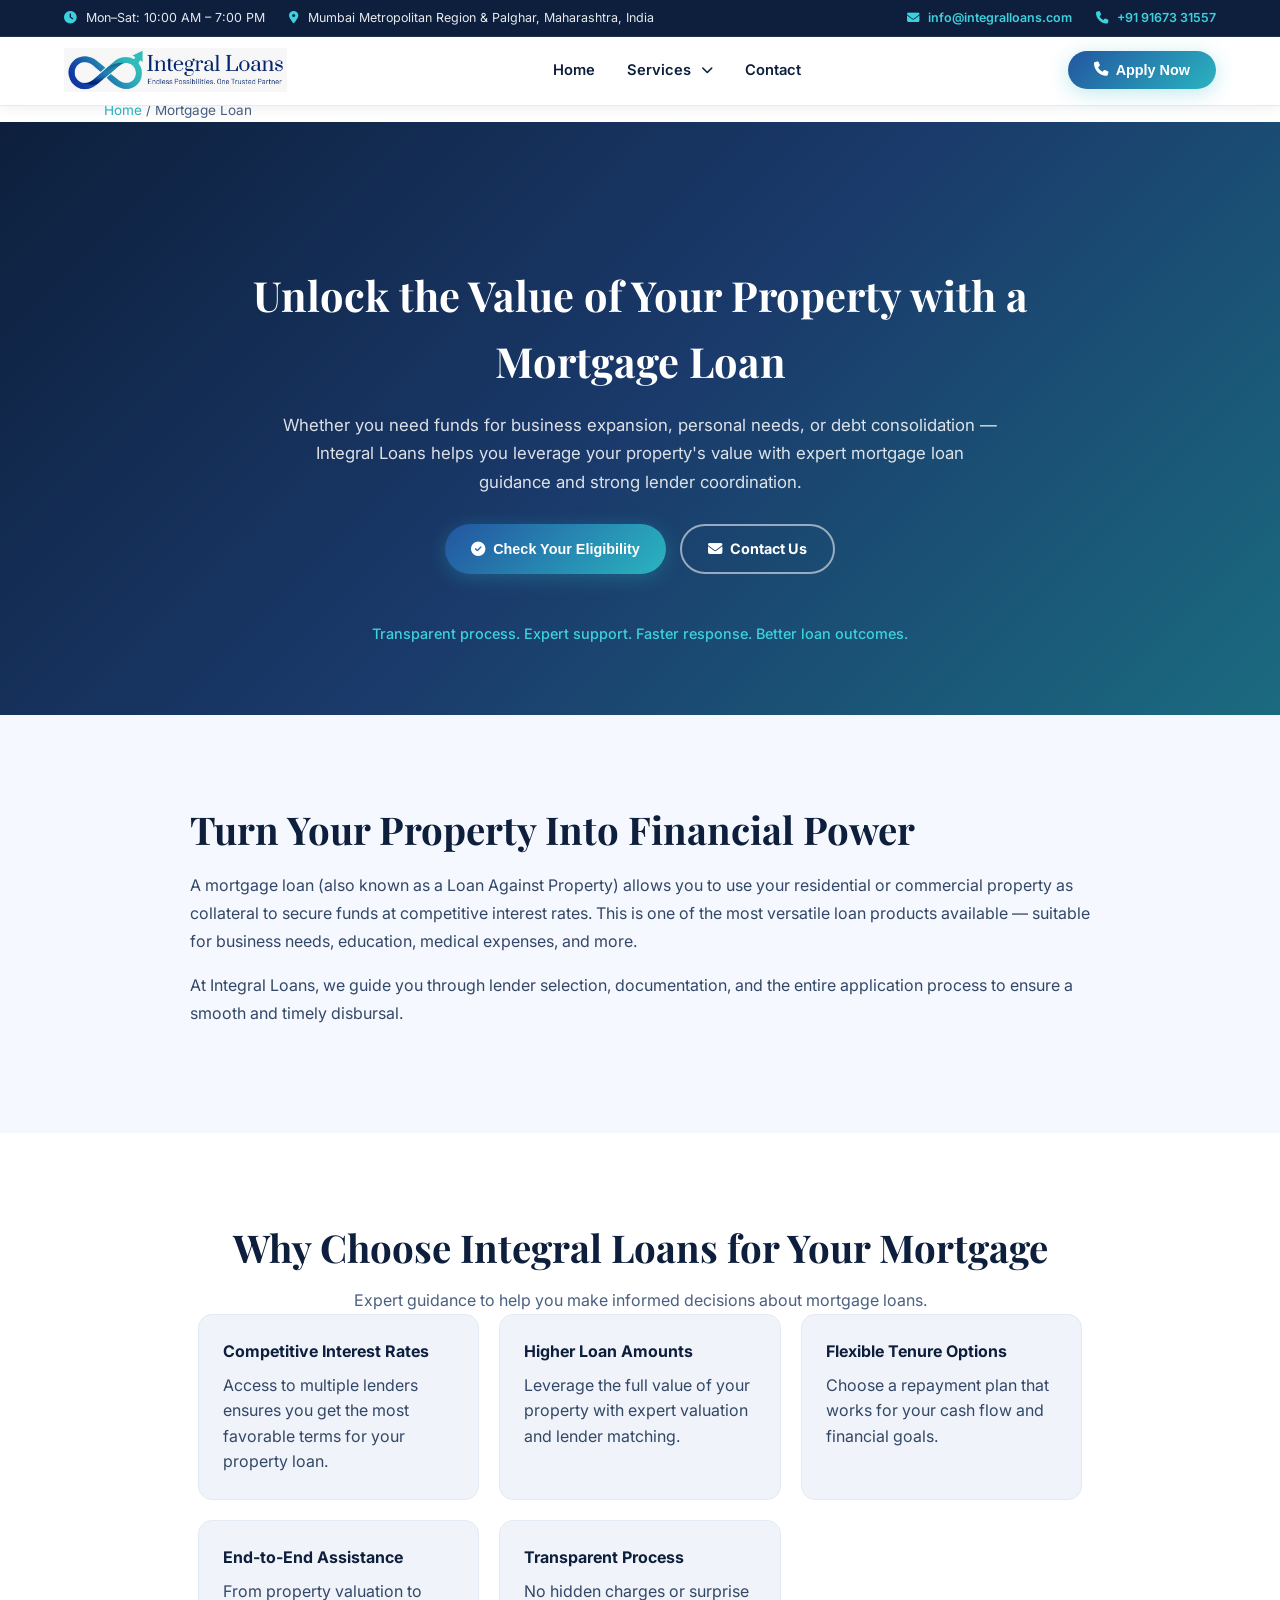
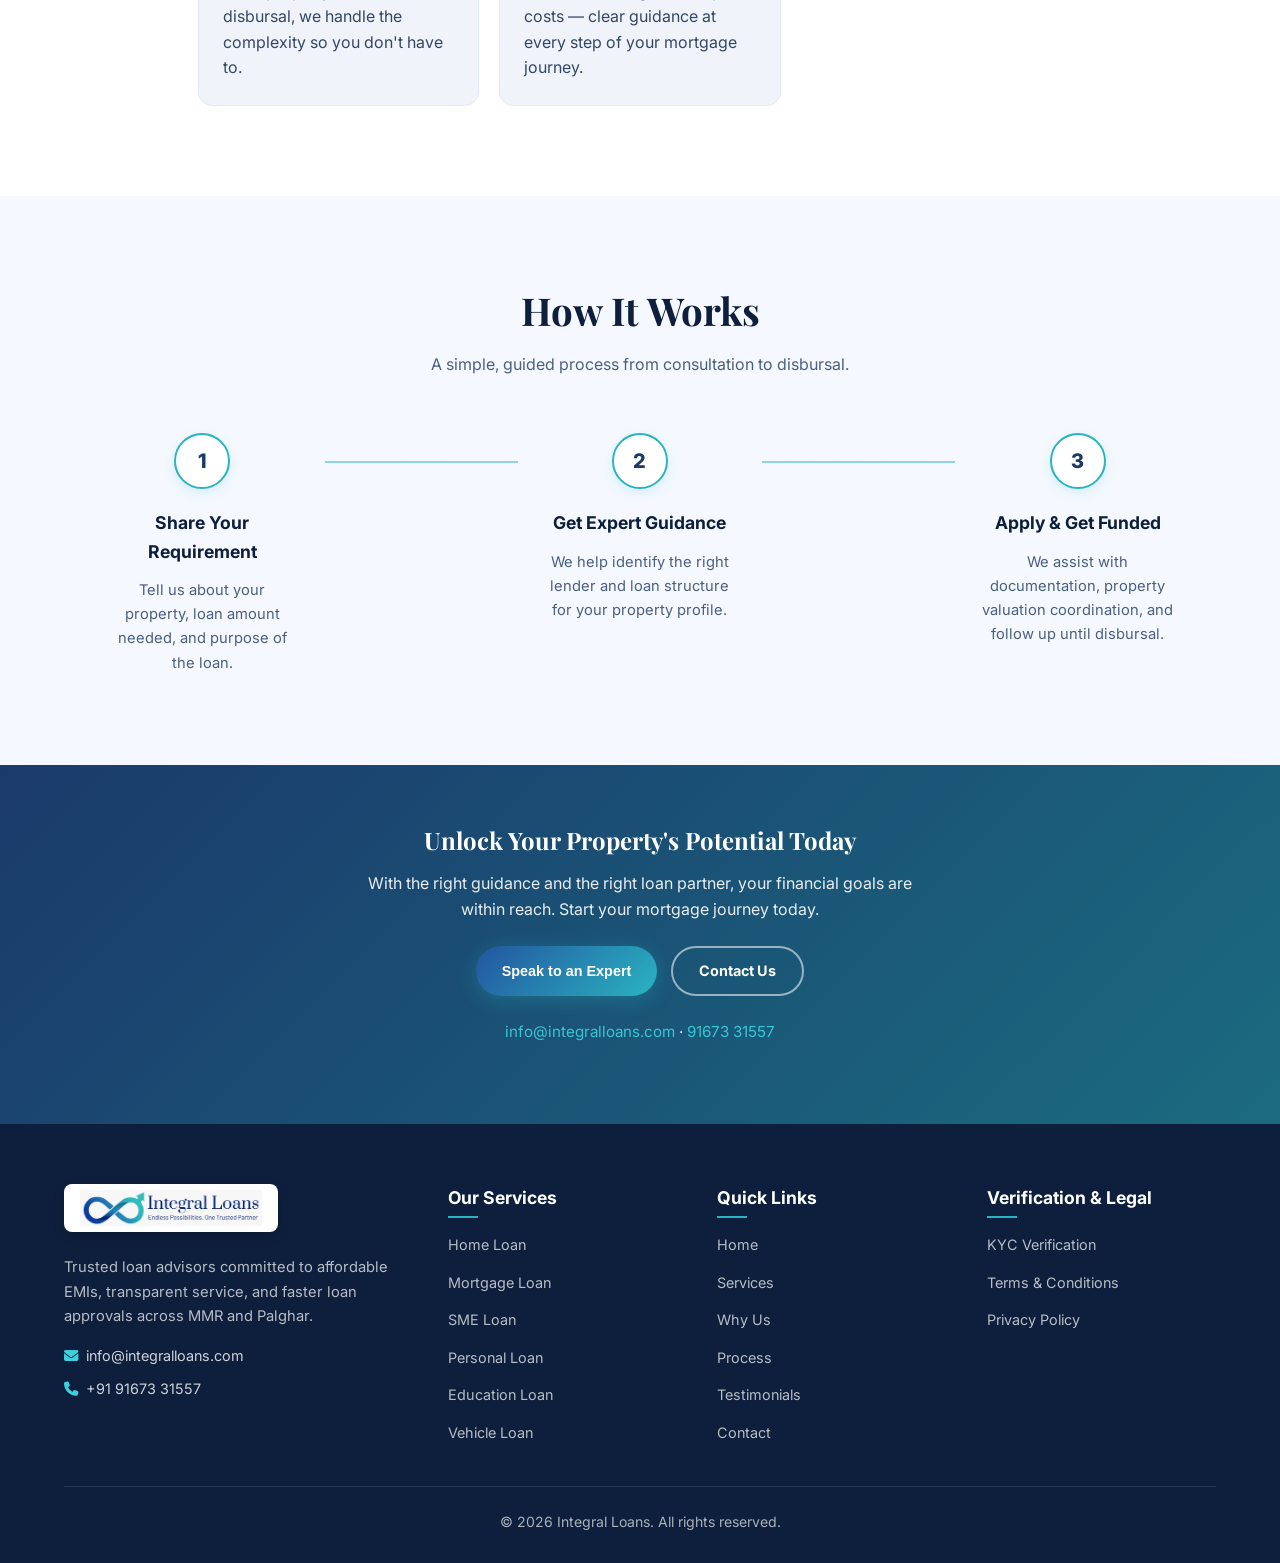
<file: mortgage-loan.html>
<!DOCTYPE html>
<html lang="en">
<head>
<meta charset="UTF-8"/>
<meta name="viewport" content="width=device-width,initial-scale=1.0"/>
<title>Mortgage Loans | Integral Loans — Unlock Your Property's Value</title>
<meta name="description" content="Unlock the value of your property with expert mortgage loan guidance from Integral Loans. Personalized support across Mumbai, Thane, Navi Mumbai, Mira Bhayander, Vasai-Virar & Palghar."/>
<link rel="stylesheet" href="styles.css"/>
<link rel="stylesheet" href="https://cdnjs.cloudflare.com/ajax/libs/font-awesome/6.5.0/css/all.min.css"/>
</head>
<body>

<!-- TOP BAR -->
<div class="nav-top-bar">
  <div class="nav-top-left">
    <span><i class="fa fa-clock"></i> Mon–Sat: 10:00 AM – 7:00 PM</span>
    <span><i class="fa fa-location-dot"></i> Mumbai Metropolitan Region &amp; Palghar, Maharashtra, India</span>
  </div>
  <div class="nav-top-right">
    <a href="mailto:info@integralloans.com"><i class="fa fa-envelope"></i> info@integralloans.com</a>
    <a href="tel:+919167331557"><i class="fa fa-phone"></i> +91 91673 31557</a>
  </div>
</div>

<!-- NAVBAR -->
<nav class="navbar" id="navbar">
  <a class="nav-logo" href="index.html">
    <img src="final-logo.png" alt="Integral Loans" onerror="this.style.display='none';this.nextElementSibling.style.display='flex'"/>
    <span class="nav-logo-text" style="display:none">Integral Loans</span>
  </a>
  <ul class="nav-links" id="navLinks">
    <li><a href="index.html#home">Home</a></li>
    <li class="nav-dropdown">
      <a href="index.html#services">Services <i class="fa fa-chevron-down" style="font-size:0.75rem;margin-left:4px;"></i></a>
      <ul class="dropdown-menu">
        <li><a href="home-loan.html">Home Loan</a></li>
        <li><a href="mortgage-loan.html">Mortgage Loan</a></li>
        <li><a href="sme-loan.html">SME Loan</a></li>
        <li><a href="personal-loan.html">Personal Loan</a></li>
        <li><a href="education-loan.html">Education Loan</a></li>
        <li><a href="vehicle-loan.html">Vehicle Loan</a></li>
      </ul>
    </li>
    <li><a href="index.html#contact">Contact</a></li>
  </ul>
  <div class="nav-cta">
    <button class="btn btn-primary" onclick="openModal('Mortgage Loan')"><i class="fa fa-phone"></i> Apply Now</button>
  </div>
  <div class="hamburger" id="hamburger" onclick="toggleMenu()"><span></span><span></span><span></span></div>
</nav>

<p class="breadcrumb"><a href="index.html">Home</a> / Mortgage Loan</p>

<section class="loan-page-hero">
  <h1>Unlock the Value of Your Property with a Mortgage Loan</h1>
  <p class="hero-sub">Whether you need funds for business expansion, personal needs, or debt consolidation — Integral Loans helps you leverage your property's value with expert mortgage loan guidance and strong lender coordination.</p>
  <div class="hero-ctas" style="justify-content:center;display:flex;gap:14px;flex-wrap:wrap;">
    <button class="btn btn-primary" onclick="openModal('Mortgage Loan')"><i class="fa fa-check-circle"></i> Check Your Eligibility</button>
    <a href="index.html#contact" class="btn btn-outline btn-hero-outline"><i class="fa fa-envelope"></i> Contact Us</a>
  </div>
  <p class="loan-trust-line">Transparent process. Expert support. Faster response. Better loan outcomes.</p>
</section>

<section class="services">
  <div class="loan-content">
    <h2 class="section-title">Turn Your Property Into Financial Power</h2>
    <p>A mortgage loan (also known as a Loan Against Property) allows you to use your residential or commercial property as collateral to secure funds at competitive interest rates. This is one of the most versatile loan products available — suitable for business needs, education, medical expenses, and more.</p>
    <p>At Integral Loans, we guide you through lender selection, documentation, and the entire application process to ensure a smooth and timely disbursal.</p>
  </div>
</section>

<section class="why-us">
  <div class="text-center">
    <h2 class="section-title">Why Choose Integral Loans for Your Mortgage</h2>
    <p class="section-sub">Expert guidance to help you make informed decisions about mortgage loans.</p>
  </div>
  <div class="highlight-grid" style="max-width:1000px;margin:0 auto;padding:0 5%;">
    <div class="highlight-card"><h4>Competitive Interest Rates</h4><p>Access to multiple lenders ensures you get the most favorable terms for your property loan.</p></div>
    <div class="highlight-card"><h4>Higher Loan Amounts</h4><p>Leverage the full value of your property with expert valuation and lender matching.</p></div>
    <div class="highlight-card"><h4>Flexible Tenure Options</h4><p>Choose a repayment plan that works for your cash flow and financial goals.</p></div>
    <div class="highlight-card"><h4>End-to-End Assistance</h4><p>From property valuation to disbursal, we handle the complexity so you don't have to.</p></div>
    <div class="highlight-card"><h4>Transparent Process</h4><p>No hidden charges or surprise costs — clear guidance at every step of your mortgage journey.</p></div>
  </div>
</section>

<section class="how-we-work">
  <div class="text-center">
    <h2 class="section-title section-title-center">How It Works</h2>
    <p class="section-sub">A simple, guided process from consultation to disbursal.</p>
  </div>
  <div class="steps-linear">
    <div class="step-card"><div class="step-num">1</div><h4>Share Your Requirement</h4><p>Tell us about your property, loan amount needed, and purpose of the loan.</p></div>
    <div class="step-connector"></div>
    <div class="step-card"><div class="step-num">2</div><h4>Get Expert Guidance</h4><p>We help identify the right lender and loan structure for your property profile.</p></div>
    <div class="step-connector"></div>
    <div class="step-card"><div class="step-num">3</div><h4>Apply & Get Funded</h4><p>We assist with documentation, property valuation coordination, and follow up until disbursal.</p></div>
  </div>
</section>

<section class="loan-cta-strip">
  <h2>Unlock Your Property's Potential Today</h2>
  <p>With the right guidance and the right loan partner, your financial goals are within reach. Start your mortgage journey today.</p>
  <div class="loan-cta-btns">
    <button class="btn btn-primary" onclick="openModal('Mortgage Loan')">Speak to an Expert</button>
    <a href="index.html#contact" class="btn btn-outline btn-hero-outline">Contact Us</a>
  </div>
  <p style="margin-top:24px;font-size:0.95rem;"><a href="mailto:info@integralloans.com" style="color:var(--accent-light)">info@integralloans.com</a> · <a href="tel:+919167331557" style="color:var(--accent-light)">91673 31557</a></p>
</section>

<!-- FOOTER -->
<footer class="footer">
  <div class="footer-grid">
    <div class="footer-col footer-about">
      <img src="final-logo.png" alt="Integral Loans" onerror="this.style.display='none';this.nextElementSibling.style.display='flex'"/>
      <span class="footer-logo-text" style="display:none; font-family: 'Playfair Display', serif; font-weight: 700; font-size: 1.25rem; color: var(--white); margin-bottom: 16px;">Integral Loans</span>
      <p class="footer-note">Trusted loan advisors committed to affordable EMIs, transparent service, and faster loan approvals across MMR and Palghar.</p>
      <div class="footer-contact-info">
        <p><i class="fa fa-envelope"></i> <a href="mailto:info@integralloans.com">info@integralloans.com</a></p>
        <p><i class="fa fa-phone"></i> <a href="tel:+919167331557">+91 91673 31557</a></p>
      </div>
    </div>
    <div class="footer-col">
      <h4>Our Services</h4>
      <ul>
        <li><a href="home-loan.html">Home Loan</a></li>
        <li><a href="mortgage-loan.html">Mortgage Loan</a></li>
        <li><a href="sme-loan.html">SME Loan</a></li>
        <li><a href="personal-loan.html">Personal Loan</a></li>
        <li><a href="education-loan.html">Education Loan</a></li>
        <li><a href="vehicle-loan.html">Vehicle Loan</a></li>
      </ul>
    </div>
    <div class="footer-col">
      <h4>Quick Links</h4>
      <ul>
        <li><a href="index.html#home">Home</a></li>
        <li><a href="index.html#services">Services</a></li>
        <li><a href="index.html#why-us">Why Us</a></li>
        <li><a href="index.html#how-we-work">Process</a></li>
        <li><a href="index.html#testimonials">Testimonials</a></li>
        <li><a href="index.html#contact">Contact</a></li>
      </ul>
    </div>
    <div class="footer-col">
      <h4>Verification &amp; Legal</h4>
      <ul>
        <li><a href="kyc.html">KYC Verification</a></li>
        <li><a href="terms.html">Terms &amp; Conditions</a></li>
        <li><a href="privacy.html">Privacy Policy</a></li>
      </ul>
    </div>
  </div>
  <div class="footer-bottom">
    <p class="footer-copy">&copy; 2026 Integral Loans. All rights reserved.</p>
  </div>
</footer>

<!-- MODAL -->
<div class="modal-overlay" id="modalOverlay" onclick="closeModalOutside(event)">
  <div class="modal">
    <button class="modal-close" onclick="closeModal()">&times;</button>
    <span class="loan-type-badge" id="modalLoanBadge">Mortgage Loan</span>
    <h2>Apply for Your Loan</h2>
    <p class="modal-subtitle">Our expert will contact you within 24 hours.</p>
    <form onsubmit="handleModalSubmit(event)">
      <div class="form-row">
        <div class="form-group"><label for="m-name">Full Name *</label><input type="text" id="m-name" required/></div>
        <div class="form-group"><label for="m-phone">Mobile *</label><input type="tel" id="m-phone" required/></div>
      </div>
      <div class="form-group"><label for="m-email">Email</label><input type="email" id="m-email"/></div>
      <div class="form-group"><label for="m-loan">Loan Type</label><select id="m-loan"><option selected>Mortgage Loan</option></select></div>
      <div class="form-group"><label for="m-amount">Approximate Loan Amount</label><input type="text" id="m-amount" placeholder="e.g. ₹50 Lakhs"/></div>
      <button type="submit" class="btn btn-primary" style="width:100%;justify-content:center;margin-top:8px;"><i class="fa fa-paper-plane"></i> Submit</button>
    </form>
  </div>
</div>

<div id="toast" style="position:fixed;bottom:30px;right:30px;background:linear-gradient(135deg,#1a3a6b,#2ab4c0);color:white;padding:16px 24px;border-radius:12px;display:none;z-index:3000;font-weight:600;"><i class="fa fa-check-circle"></i> <span id="toastMsg">Thank you!</span></div>

<script src="main.js"></script>
</body>
</html>
</file>
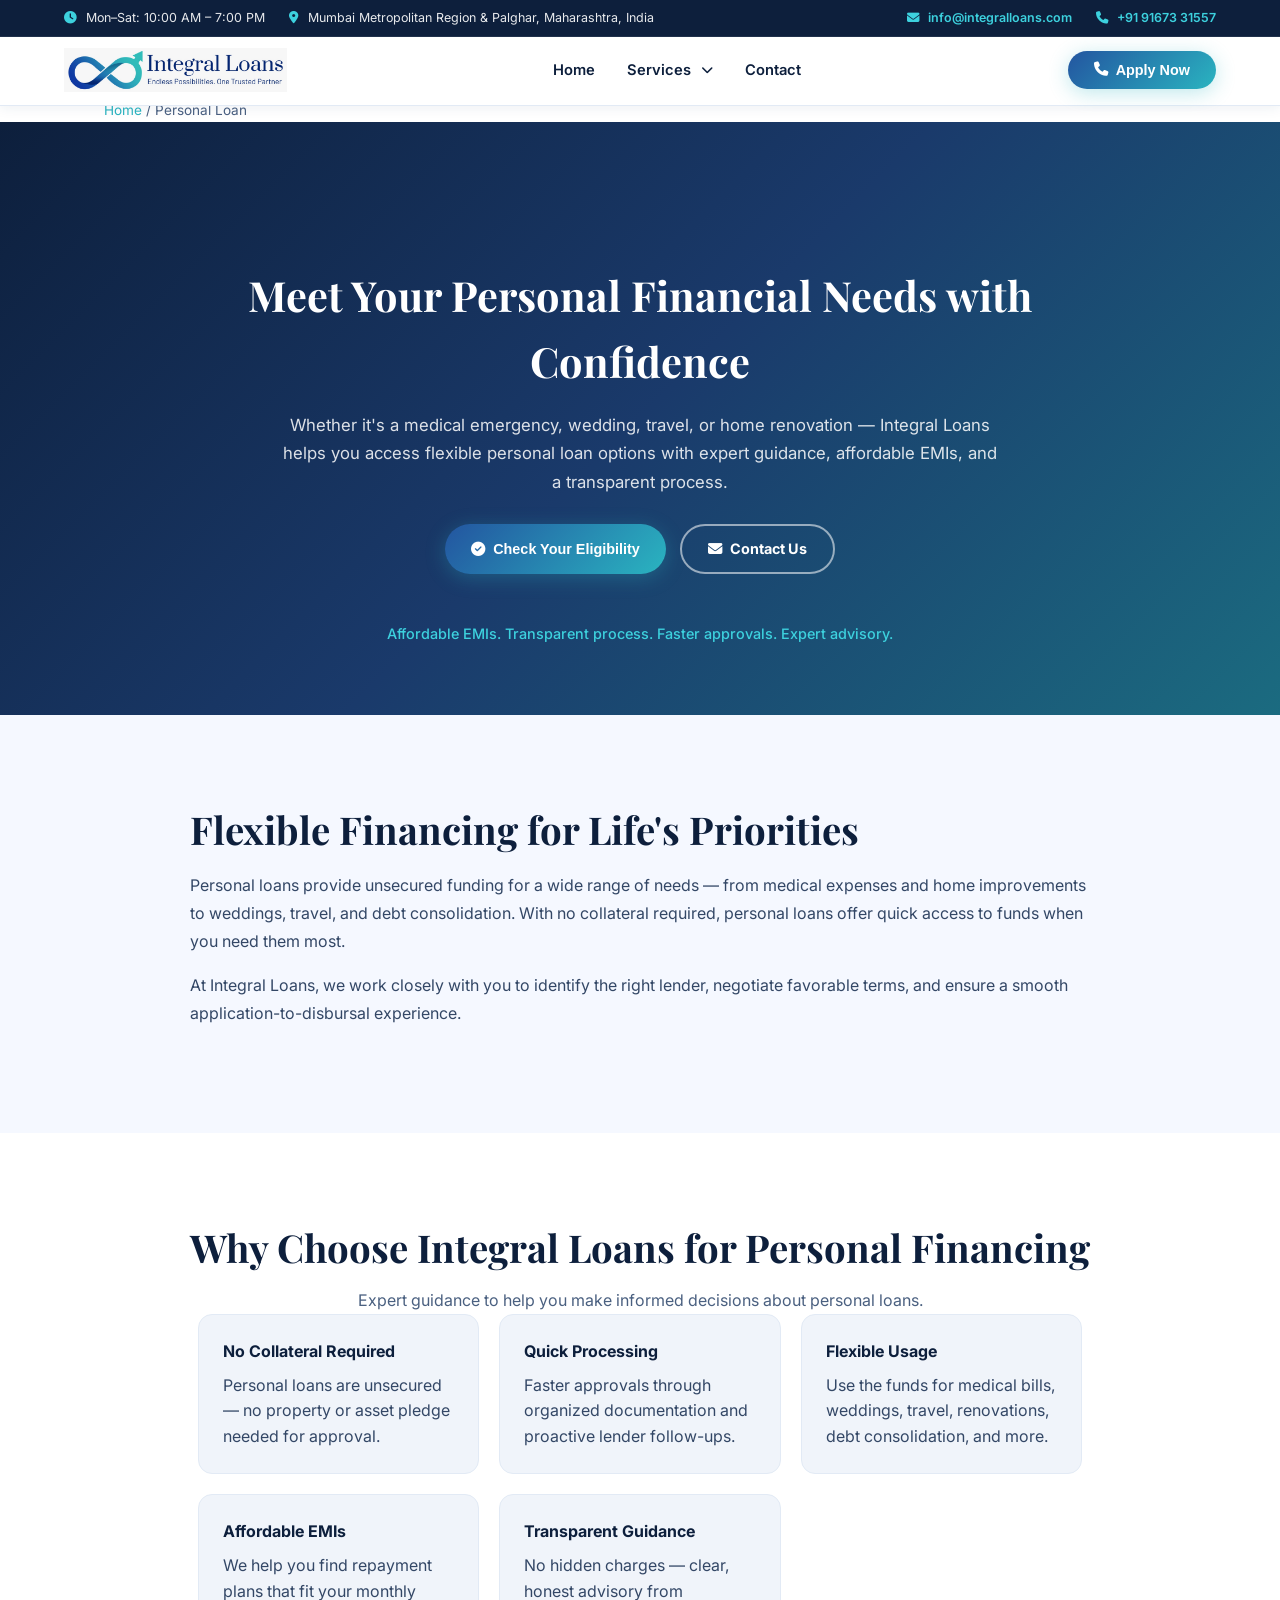
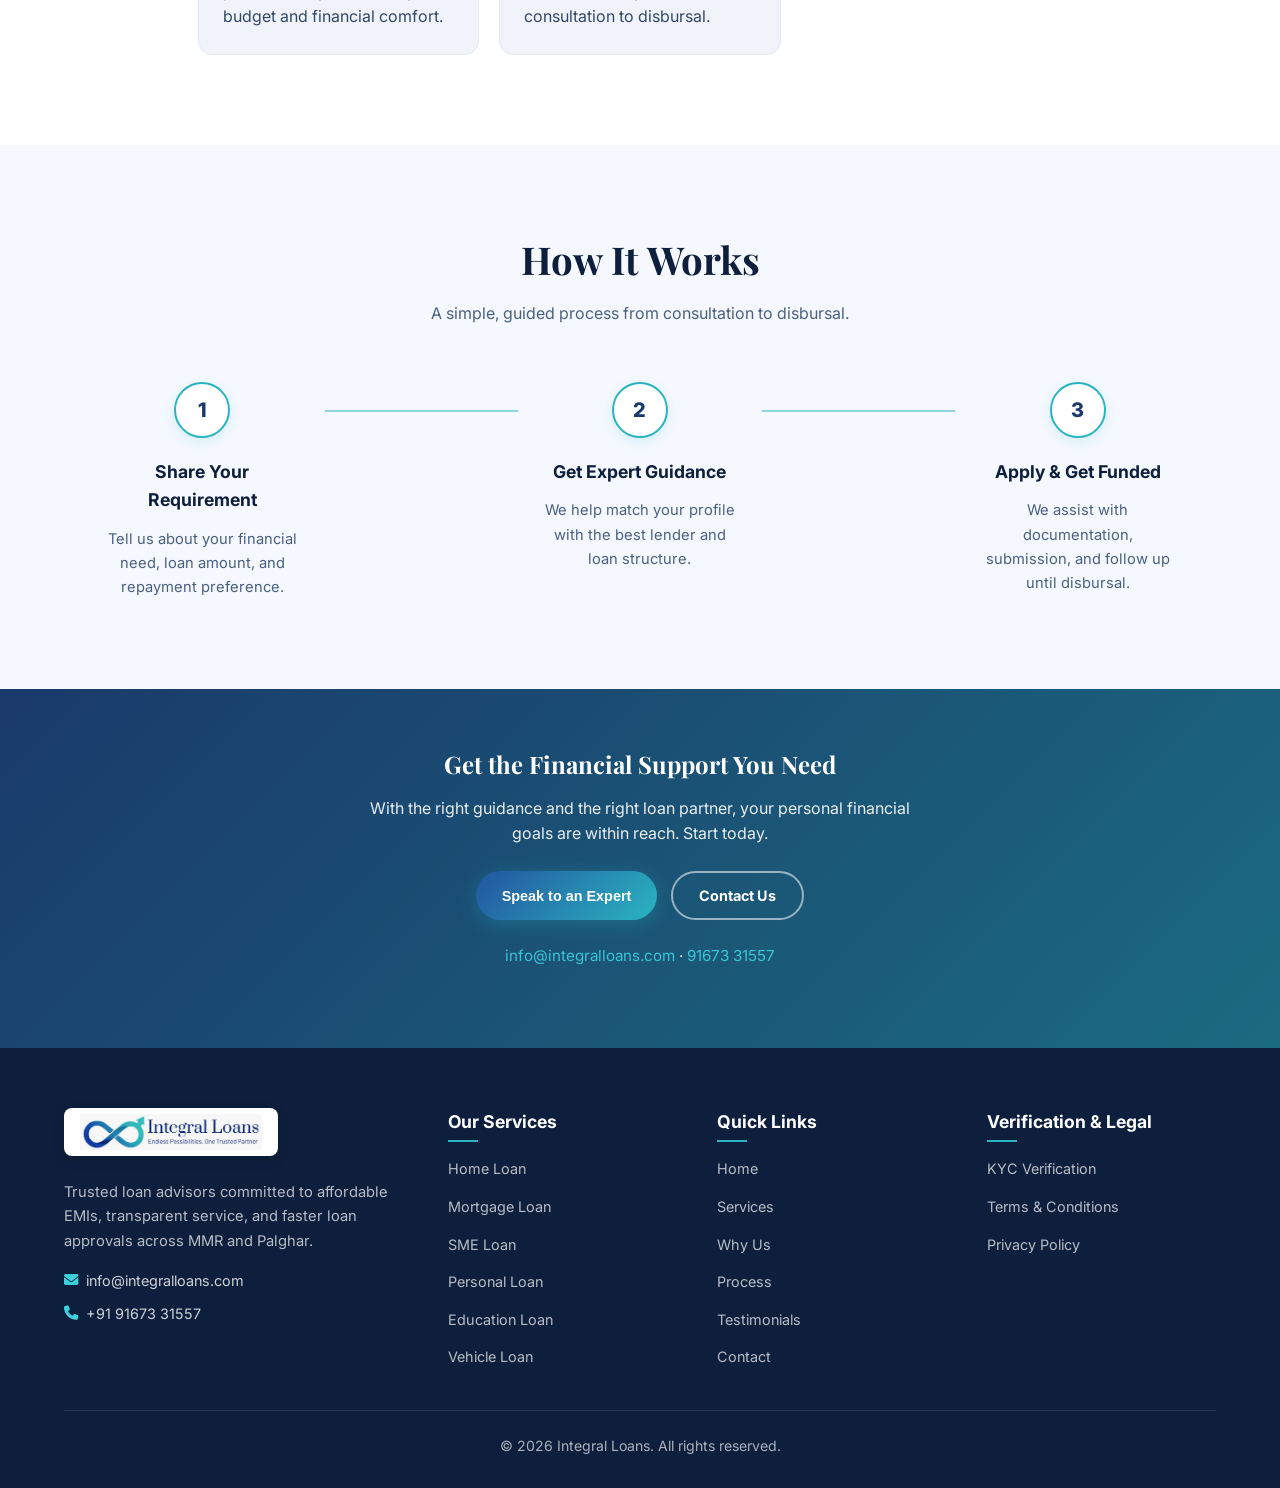
<file: personal-loan.html>
<!DOCTYPE html>
<html lang="en">
<head>
<meta charset="UTF-8"/>
<meta name="viewport" content="width=device-width,initial-scale=1.0"/>
<title>Personal Loans | Integral Loans — Flexible Financial Solutions</title>
<meta name="description" content="Meet your personal financial needs with flexible personal loan options and expert guidance from Integral Loans across Mumbai, Thane, Navi Mumbai & more."/>
<link rel="stylesheet" href="styles.css"/>
<link rel="stylesheet" href="https://cdnjs.cloudflare.com/ajax/libs/font-awesome/6.5.0/css/all.min.css"/>
</head>
<body>

<!-- TOP BAR -->
<div class="nav-top-bar">
  <div class="nav-top-left">
    <span><i class="fa fa-clock"></i> Mon–Sat: 10:00 AM – 7:00 PM</span>
    <span><i class="fa fa-location-dot"></i> Mumbai Metropolitan Region &amp; Palghar, Maharashtra, India</span>
  </div>
  <div class="nav-top-right">
    <a href="mailto:info@integralloans.com"><i class="fa fa-envelope"></i> info@integralloans.com</a>
    <a href="tel:+919167331557"><i class="fa fa-phone"></i> +91 91673 31557</a>
  </div>
</div>

<!-- NAVBAR -->
<nav class="navbar" id="navbar">
  <a class="nav-logo" href="index.html">
    <img src="final-logo.png" alt="Integral Loans" onerror="this.style.display='none';this.nextElementSibling.style.display='flex'"/>
    <span class="nav-logo-text" style="display:none">Integral Loans</span>
  </a>
  <ul class="nav-links" id="navLinks">
    <li><a href="index.html#home">Home</a></li>
    <li class="nav-dropdown">
      <a href="index.html#services">Services <i class="fa fa-chevron-down" style="font-size:0.75rem;margin-left:4px;"></i></a>
      <ul class="dropdown-menu">
        <li><a href="home-loan.html">Home Loan</a></li>
        <li><a href="mortgage-loan.html">Mortgage Loan</a></li>
        <li><a href="sme-loan.html">SME Loan</a></li>
        <li><a href="personal-loan.html">Personal Loan</a></li>
        <li><a href="education-loan.html">Education Loan</a></li>
        <li><a href="vehicle-loan.html">Vehicle Loan</a></li>
      </ul>
    </li>
    <li><a href="index.html#contact">Contact</a></li>
  </ul>
  <div class="nav-cta">
    <button class="btn btn-primary" onclick="openModal('Personal Loan')"><i class="fa fa-phone"></i> Apply Now</button>
  </div>
  <div class="hamburger" id="hamburger" onclick="toggleMenu()"><span></span><span></span><span></span></div>
</nav>

<p class="breadcrumb"><a href="index.html">Home</a> / Personal Loan</p>

<section class="loan-page-hero">
  <h1>Meet Your Personal Financial Needs with Confidence</h1>
  <p class="hero-sub">Whether it's a medical emergency, wedding, travel, or home renovation — Integral Loans helps you access flexible personal loan options with expert guidance, affordable EMIs, and a transparent process.</p>
  <div class="hero-ctas" style="justify-content:center;display:flex;gap:14px;flex-wrap:wrap;">
    <button class="btn btn-primary" onclick="openModal('Personal Loan')"><i class="fa fa-check-circle"></i> Check Your Eligibility</button>
    <a href="index.html#contact" class="btn btn-outline btn-hero-outline"><i class="fa fa-envelope"></i> Contact Us</a>
  </div>
  <p class="loan-trust-line">Affordable EMIs. Transparent process. Faster approvals. Expert advisory.</p>
</section>

<section class="services">
  <div class="loan-content">
    <h2 class="section-title">Flexible Financing for Life's Priorities</h2>
    <p>Personal loans provide unsecured funding for a wide range of needs — from medical expenses and home improvements to weddings, travel, and debt consolidation. With no collateral required, personal loans offer quick access to funds when you need them most.</p>
    <p>At Integral Loans, we work closely with you to identify the right lender, negotiate favorable terms, and ensure a smooth application-to-disbursal experience.</p>
  </div>
</section>

<section class="why-us">
  <div class="text-center">
    <h2 class="section-title">Why Choose Integral Loans for Personal Financing</h2>
    <p class="section-sub">Expert guidance to help you make informed decisions about personal loans.</p>
  </div>
  <div class="highlight-grid" style="max-width:1000px;margin:0 auto;padding:0 5%;">
    <div class="highlight-card"><h4>No Collateral Required</h4><p>Personal loans are unsecured — no property or asset pledge needed for approval.</p></div>
    <div class="highlight-card"><h4>Quick Processing</h4><p>Faster approvals through organized documentation and proactive lender follow-ups.</p></div>
    <div class="highlight-card"><h4>Flexible Usage</h4><p>Use the funds for medical bills, weddings, travel, renovations, debt consolidation, and more.</p></div>
    <div class="highlight-card"><h4>Affordable EMIs</h4><p>We help you find repayment plans that fit your monthly budget and financial comfort.</p></div>
    <div class="highlight-card"><h4>Transparent Guidance</h4><p>No hidden charges — clear, honest advisory from consultation to disbursal.</p></div>
  </div>
</section>

<section class="how-we-work">
  <div class="text-center">
    <h2 class="section-title section-title-center">How It Works</h2>
    <p class="section-sub">A simple, guided process from consultation to disbursal.</p>
  </div>
  <div class="steps-linear">
    <div class="step-card"><div class="step-num">1</div><h4>Share Your Requirement</h4><p>Tell us about your financial need, loan amount, and repayment preference.</p></div>
    <div class="step-connector"></div>
    <div class="step-card"><div class="step-num">2</div><h4>Get Expert Guidance</h4><p>We help match your profile with the best lender and loan structure.</p></div>
    <div class="step-connector"></div>
    <div class="step-card"><div class="step-num">3</div><h4>Apply & Get Funded</h4><p>We assist with documentation, submission, and follow up until disbursal.</p></div>
  </div>
</section>

<section class="loan-cta-strip">
  <h2>Get the Financial Support You Need</h2>
  <p>With the right guidance and the right loan partner, your personal financial goals are within reach. Start today.</p>
  <div class="loan-cta-btns">
    <button class="btn btn-primary" onclick="openModal('Personal Loan')">Speak to an Expert</button>
    <a href="index.html#contact" class="btn btn-outline btn-hero-outline">Contact Us</a>
  </div>
  <p style="margin-top:24px;font-size:0.95rem;"><a href="mailto:info@integralloans.com" style="color:var(--accent-light)">info@integralloans.com</a> · <a href="tel:+919167331557" style="color:var(--accent-light)">91673 31557</a></p>
</section>

<!-- FOOTER -->
<footer class="footer">
  <div class="footer-grid">
    <div class="footer-col footer-about">
      <img src="final-logo.png" alt="Integral Loans" onerror="this.style.display='none';this.nextElementSibling.style.display='flex'"/>
      <span class="footer-logo-text" style="display:none; font-family: 'Playfair Display', serif; font-weight: 700; font-size: 1.25rem; color: var(--white); margin-bottom: 16px;">Integral Loans</span>
      <p class="footer-note">Trusted loan advisors committed to affordable EMIs, transparent service, and faster loan approvals across MMR and Palghar.</p>
      <div class="footer-contact-info">
        <p><i class="fa fa-envelope"></i> <a href="mailto:info@integralloans.com">info@integralloans.com</a></p>
        <p><i class="fa fa-phone"></i> <a href="tel:+919167331557">+91 91673 31557</a></p>
      </div>
    </div>
    <div class="footer-col">
      <h4>Our Services</h4>
      <ul>
        <li><a href="home-loan.html">Home Loan</a></li>
        <li><a href="mortgage-loan.html">Mortgage Loan</a></li>
        <li><a href="sme-loan.html">SME Loan</a></li>
        <li><a href="personal-loan.html">Personal Loan</a></li>
        <li><a href="education-loan.html">Education Loan</a></li>
        <li><a href="vehicle-loan.html">Vehicle Loan</a></li>
      </ul>
    </div>
    <div class="footer-col">
      <h4>Quick Links</h4>
      <ul>
        <li><a href="index.html#home">Home</a></li>
        <li><a href="index.html#services">Services</a></li>
        <li><a href="index.html#why-us">Why Us</a></li>
        <li><a href="index.html#how-we-work">Process</a></li>
        <li><a href="index.html#testimonials">Testimonials</a></li>
        <li><a href="index.html#contact">Contact</a></li>
      </ul>
    </div>
    <div class="footer-col">
      <h4>Verification &amp; Legal</h4>
      <ul>
        <li><a href="kyc.html">KYC Verification</a></li>
        <li><a href="terms.html">Terms &amp; Conditions</a></li>
        <li><a href="privacy.html">Privacy Policy</a></li>
      </ul>
    </div>
  </div>
  <div class="footer-bottom">
    <p class="footer-copy">&copy; 2026 Integral Loans. All rights reserved.</p>
  </div>
</footer>

<!-- MODAL -->
<div class="modal-overlay" id="modalOverlay" onclick="closeModalOutside(event)">
  <div class="modal">
    <button class="modal-close" onclick="closeModal()">&times;</button>
    <span class="loan-type-badge" id="modalLoanBadge">Personal Loan</span>
    <h2>Apply for Your Loan</h2>
    <p class="modal-subtitle">Our expert will contact you within 24 hours.</p>
    <form onsubmit="handleModalSubmit(event)">
      <div class="form-row">
        <div class="form-group"><label for="m-name">Full Name *</label><input type="text" id="m-name" required/></div>
        <div class="form-group"><label for="m-phone">Mobile *</label><input type="tel" id="m-phone" required/></div>
      </div>
      <div class="form-group"><label for="m-email">Email</label><input type="email" id="m-email"/></div>
      <div class="form-group"><label for="m-loan">Loan Type</label><select id="m-loan"><option selected>Personal Loan</option></select></div>
      <div class="form-group"><label for="m-amount">Approximate Loan Amount</label><input type="text" id="m-amount" placeholder="e.g. ₹5 Lakhs"/></div>
      <button type="submit" class="btn btn-primary" style="width:100%;justify-content:center;margin-top:8px;"><i class="fa fa-paper-plane"></i> Submit</button>
    </form>
  </div>
</div>

<div id="toast" style="position:fixed;bottom:30px;right:30px;background:linear-gradient(135deg,#1a3a6b,#2ab4c0);color:white;padding:16px 24px;border-radius:12px;display:none;z-index:3000;font-weight:600;"><i class="fa fa-check-circle"></i> <span id="toastMsg">Thank you!</span></div>

<script src="main.js"></script>
</body>
</html>
</file>
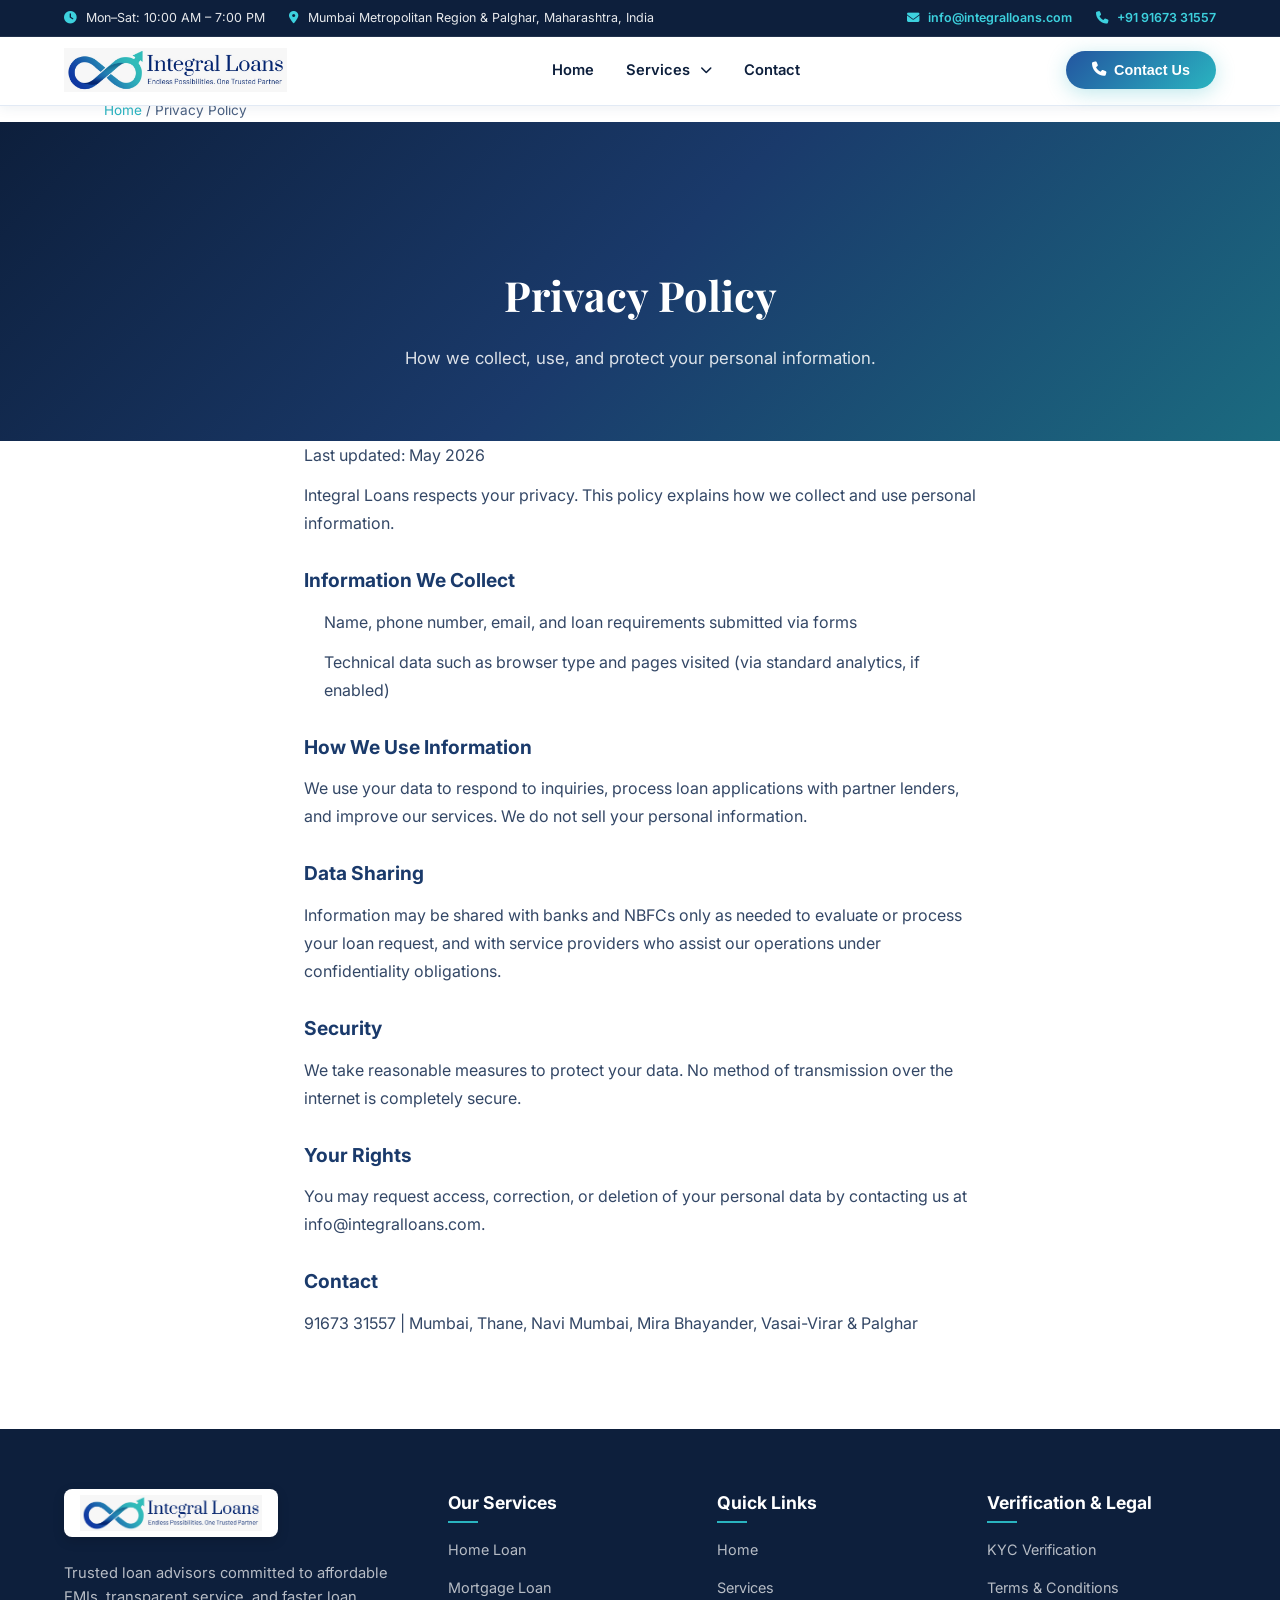
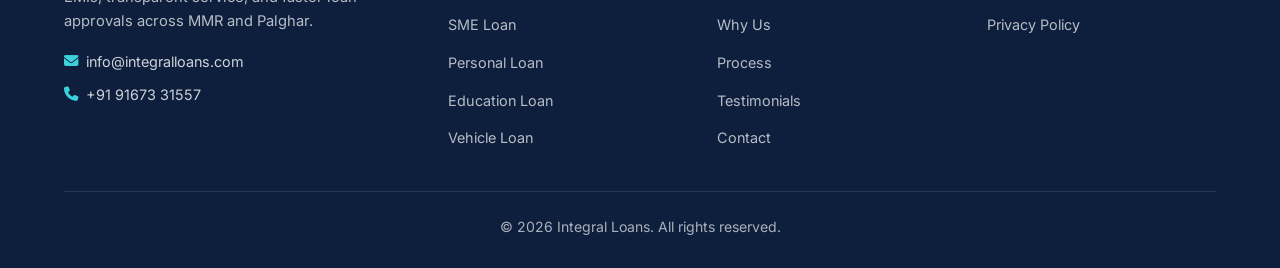
<file: privacy.html>
<!DOCTYPE html>
<html lang="en">
<head>
<meta charset="UTF-8"/>
<meta name="viewport" content="width=device-width,initial-scale=1.0"/>
<title>Privacy Policy | Integral Loans</title>
<meta name="description" content="Privacy policy for Integral Loans — how we collect, use, and protect your personal information."/>
<link rel="stylesheet" href="styles.css"/>
<link rel="stylesheet" href="https://cdnjs.cloudflare.com/ajax/libs/font-awesome/6.5.0/css/all.min.css"/>
<style>
.legal-page { max-width: 800px; margin: 0 auto; padding: 0 5% 80px; }
.legal-page h1 { font-family: 'Playfair Display', serif; color: var(--text-dark); margin-bottom: 24px; }
.legal-page h2 { font-size: 1.2rem; margin: 28px 0 12px; color: var(--primary); }
.legal-page p, .legal-page li { color: var(--text-body); line-height: 1.75; margin-bottom: 12px; }
.legal-page ul { padding-left: 1.25rem; margin-bottom: 16px; }
</style>
</head>
<body>

<!-- TOP BAR -->
<div class="nav-top-bar">
  <div class="nav-top-left">
    <span><i class="fa fa-clock"></i> Mon–Sat: 10:00 AM – 7:00 PM</span>
    <span><i class="fa fa-location-dot"></i> Mumbai Metropolitan Region &amp; Palghar, Maharashtra, India</span>
  </div>
  <div class="nav-top-right">
    <a href="mailto:info@integralloans.com"><i class="fa fa-envelope"></i> info@integralloans.com</a>
    <a href="tel:+919167331557"><i class="fa fa-phone"></i> +91 91673 31557</a>
  </div>
</div>

<!-- NAVBAR -->
<nav class="navbar" id="navbar">
  <a class="nav-logo" href="index.html">
    <img src="final-logo.png" alt="Integral Loans" onerror="this.style.display='none';this.nextElementSibling.style.display='flex'"/>
    <span class="nav-logo-text" style="display:none">Integral Loans</span>
  </a>
  <ul class="nav-links" id="navLinks">
    <li><a href="index.html#home">Home</a></li>
    <li class="nav-dropdown">
      <a href="index.html#services">Services <i class="fa fa-chevron-down" style="font-size:0.75rem;margin-left:4px;"></i></a>
      <ul class="dropdown-menu">
        <li><a href="home-loan.html">Home Loan</a></li>
        <li><a href="mortgage-loan.html">Mortgage Loan</a></li>
        <li><a href="sme-loan.html">SME Loan</a></li>
        <li><a href="personal-loan.html">Personal Loan</a></li>
        <li><a href="education-loan.html">Education Loan</a></li>
        <li><a href="vehicle-loan.html">Vehicle Loan</a></li>
      </ul>
    </li>
    <li><a href="index.html#contact">Contact</a></li>
  </ul>
  <div class="nav-cta">
    <button class="btn btn-primary" onclick="window.location.href='index.html#contact'"><i class="fa fa-phone"></i> Contact Us</button>
  </div>
  <div class="hamburger" id="hamburger" onclick="toggleMenu()"><span></span><span></span><span></span></div>
</nav>

<p class="breadcrumb"><a href="index.html">Home</a> / Privacy Policy</p>

<section class="loan-page-hero" style="padding-bottom:40px;">
  <h1>Privacy Policy</h1>
  <p class="hero-sub">How we collect, use, and protect your personal information.</p>
</section>

<article class="legal-page">
  <p>Last updated: May 2026</p>
  <p>Integral Loans respects your privacy. This policy explains how we collect and use personal information.</p>
  <h2>Information We Collect</h2>
  <ul>
    <li>Name, phone number, email, and loan requirements submitted via forms</li>
    <li>Technical data such as browser type and pages visited (via standard analytics, if enabled)</li>
  </ul>
  <h2>How We Use Information</h2>
  <p>We use your data to respond to inquiries, process loan applications with partner lenders, and improve our services. We do not sell your personal information.</p>
  <h2>Data Sharing</h2>
  <p>Information may be shared with banks and NBFCs only as needed to evaluate or process your loan request, and with service providers who assist our operations under confidentiality obligations.</p>
  <h2>Security</h2>
  <p>We take reasonable measures to protect your data. No method of transmission over the internet is completely secure.</p>
  <h2>Your Rights</h2>
  <p>You may request access, correction, or deletion of your personal data by contacting us at <a href="mailto:info@integralloans.com">info@integralloans.com</a>.</p>
  <h2>Contact</h2>
  <p><a href="tel:+919167331557">91673 31557</a> | Mumbai, Thane, Navi Mumbai, Mira Bhayander, Vasai-Virar &amp; Palghar</p>
</article>

<!-- FOOTER -->
<footer class="footer">
  <div class="footer-grid">
    <div class="footer-col footer-about">
      <img src="final-logo.png" alt="Integral Loans" onerror="this.style.display='none';this.nextElementSibling.style.display='flex'"/>
      <span class="footer-logo-text" style="display:none; font-family: 'Playfair Display', serif; font-weight: 700; font-size: 1.25rem; color: var(--white); margin-bottom: 16px;">Integral Loans</span>
      <p class="footer-note">Trusted loan advisors committed to affordable EMIs, transparent service, and faster loan approvals across MMR and Palghar.</p>
      <div class="footer-contact-info">
        <p><i class="fa fa-envelope"></i> <a href="mailto:info@integralloans.com">info@integralloans.com</a></p>
        <p><i class="fa fa-phone"></i> <a href="tel:+919167331557">+91 91673 31557</a></p>
      </div>
    </div>
    <div class="footer-col">
      <h4>Our Services</h4>
      <ul>
        <li><a href="home-loan.html">Home Loan</a></li>
        <li><a href="mortgage-loan.html">Mortgage Loan</a></li>
        <li><a href="sme-loan.html">SME Loan</a></li>
        <li><a href="personal-loan.html">Personal Loan</a></li>
        <li><a href="education-loan.html">Education Loan</a></li>
        <li><a href="vehicle-loan.html">Vehicle Loan</a></li>
      </ul>
    </div>
    <div class="footer-col">
      <h4>Quick Links</h4>
      <ul>
        <li><a href="index.html#home">Home</a></li>
        <li><a href="index.html#services">Services</a></li>
        <li><a href="index.html#why-us">Why Us</a></li>
        <li><a href="index.html#how-we-work">Process</a></li>
        <li><a href="index.html#testimonials">Testimonials</a></li>
        <li><a href="index.html#contact">Contact</a></li>
      </ul>
    </div>
    <div class="footer-col">
      <h4>Verification &amp; Legal</h4>
      <ul>
        <li><a href="kyc.html">KYC Verification</a></li>
        <li><a href="terms.html">Terms &amp; Conditions</a></li>
        <li><a href="privacy.html">Privacy Policy</a></li>
      </ul>
    </div>
  </div>
  <div class="footer-bottom">
    <p class="footer-copy">&copy; 2026 Integral Loans. All rights reserved.</p>
  </div>
</footer>

<script src="main.js"></script>
</body>
</html>
</file>
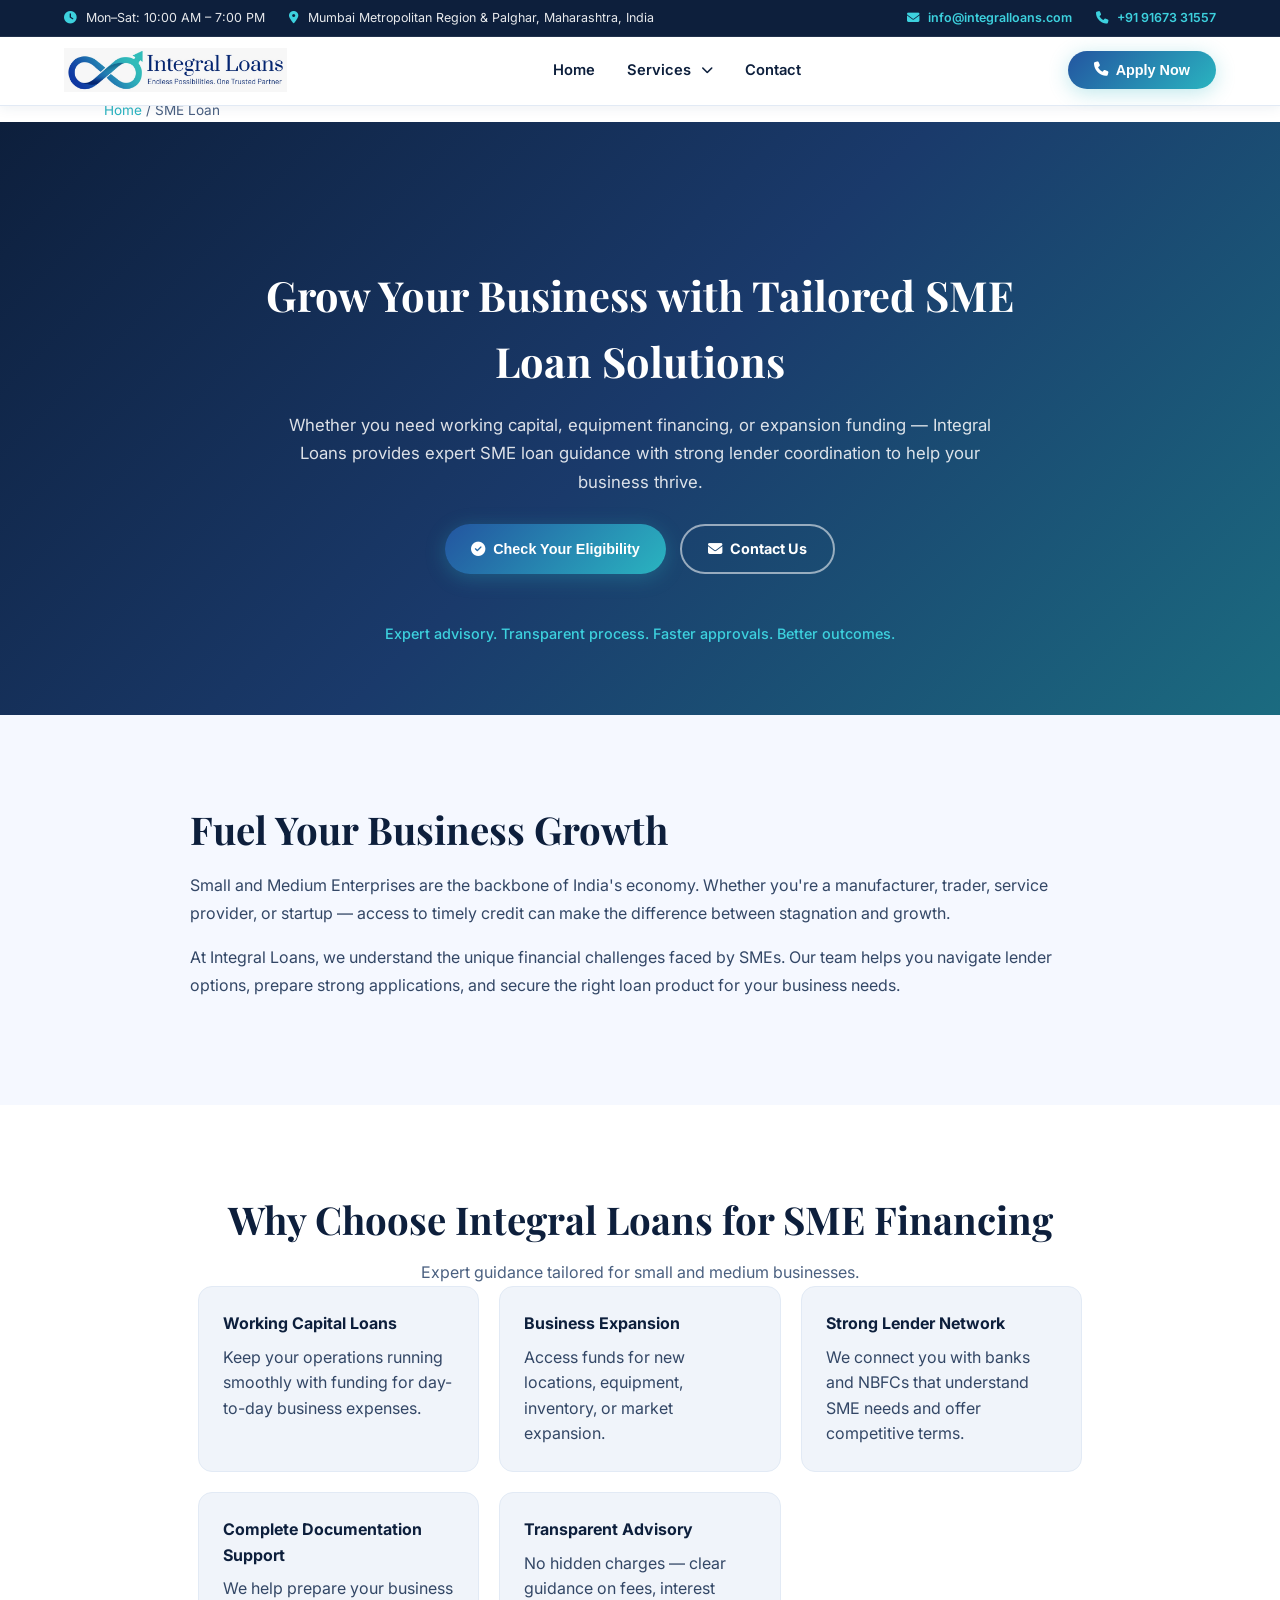
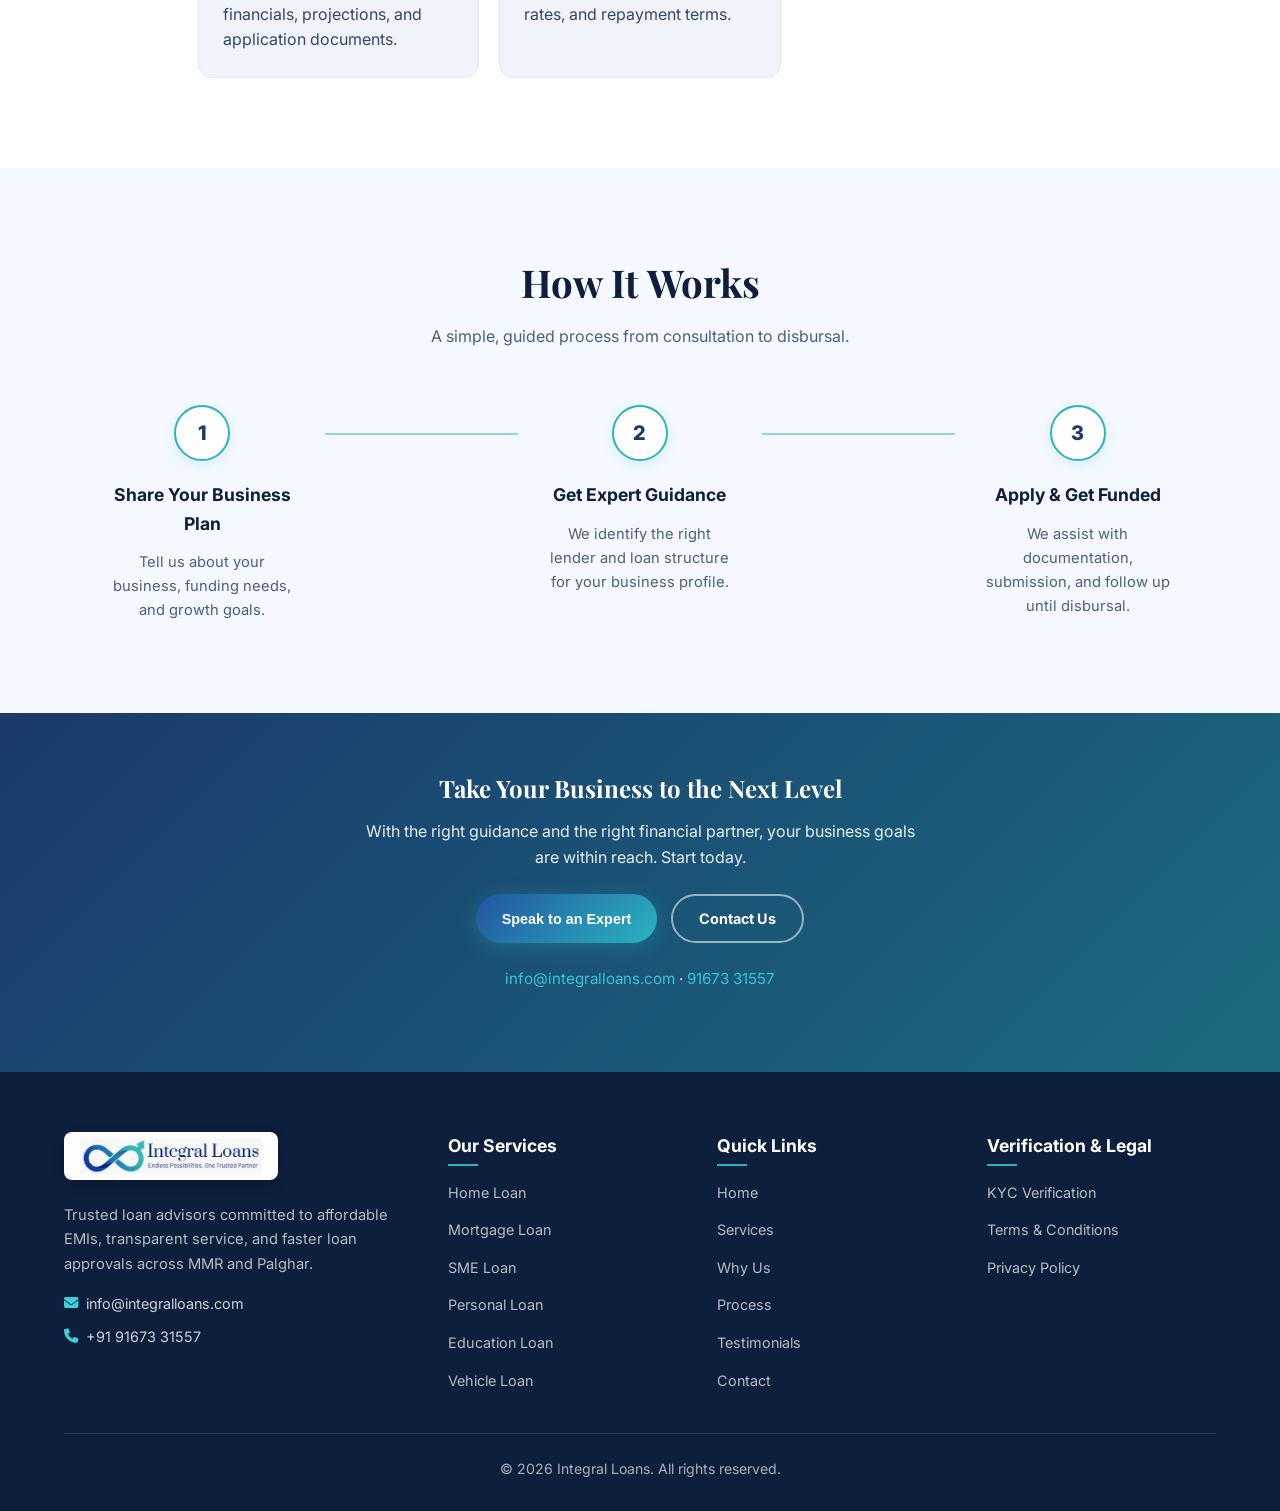
<file: sme-loan.html>
<!DOCTYPE html>
<html lang="en">
<head>
<meta charset="UTF-8"/>
<meta name="viewport" content="width=device-width,initial-scale=1.0"/>
<title>SME Loans | Integral Loans — Grow Your Business</title>
<meta name="description" content="Grow your business with tailored SME loan products and expert guidance from Integral Loans. Serving SMEs across Mumbai, Thane, Navi Mumbai & more."/>
<link rel="stylesheet" href="styles.css"/>
<link rel="stylesheet" href="https://cdnjs.cloudflare.com/ajax/libs/font-awesome/6.5.0/css/all.min.css"/>
</head>
<body>

<!-- TOP BAR -->
<div class="nav-top-bar">
  <div class="nav-top-left">
    <span><i class="fa fa-clock"></i> Mon–Sat: 10:00 AM – 7:00 PM</span>
    <span><i class="fa fa-location-dot"></i> Mumbai Metropolitan Region &amp; Palghar, Maharashtra, India</span>
  </div>
  <div class="nav-top-right">
    <a href="mailto:info@integralloans.com"><i class="fa fa-envelope"></i> info@integralloans.com</a>
    <a href="tel:+919167331557"><i class="fa fa-phone"></i> +91 91673 31557</a>
  </div>
</div>

<!-- NAVBAR -->
<nav class="navbar" id="navbar">
  <a class="nav-logo" href="index.html">
    <img src="final-logo.png" alt="Integral Loans" onerror="this.style.display='none';this.nextElementSibling.style.display='flex'"/>
    <span class="nav-logo-text" style="display:none">Integral Loans</span>
  </a>
  <ul class="nav-links" id="navLinks">
    <li><a href="index.html#home">Home</a></li>
    <li class="nav-dropdown">
      <a href="index.html#services">Services <i class="fa fa-chevron-down" style="font-size:0.75rem;margin-left:4px;"></i></a>
      <ul class="dropdown-menu">
        <li><a href="home-loan.html">Home Loan</a></li>
        <li><a href="mortgage-loan.html">Mortgage Loan</a></li>
        <li><a href="sme-loan.html">SME Loan</a></li>
        <li><a href="personal-loan.html">Personal Loan</a></li>
        <li><a href="education-loan.html">Education Loan</a></li>
        <li><a href="vehicle-loan.html">Vehicle Loan</a></li>
      </ul>
    </li>
    <li><a href="index.html#contact">Contact</a></li>
  </ul>
  <div class="nav-cta">
    <button class="btn btn-primary" onclick="openModal('SME Loan')"><i class="fa fa-phone"></i> Apply Now</button>
  </div>
  <div class="hamburger" id="hamburger" onclick="toggleMenu()"><span></span><span></span><span></span></div>
</nav>

<p class="breadcrumb"><a href="index.html">Home</a> / SME Loan</p>

<section class="loan-page-hero">
  <h1>Grow Your Business with Tailored SME Loan Solutions</h1>
  <p class="hero-sub">Whether you need working capital, equipment financing, or expansion funding — Integral Loans provides expert SME loan guidance with strong lender coordination to help your business thrive.</p>
  <div class="hero-ctas" style="justify-content:center;display:flex;gap:14px;flex-wrap:wrap;">
    <button class="btn btn-primary" onclick="openModal('SME Loan')"><i class="fa fa-check-circle"></i> Check Your Eligibility</button>
    <a href="index.html#contact" class="btn btn-outline btn-hero-outline"><i class="fa fa-envelope"></i> Contact Us</a>
  </div>
  <p class="loan-trust-line">Expert advisory. Transparent process. Faster approvals. Better outcomes.</p>
</section>

<section class="services">
  <div class="loan-content">
    <h2 class="section-title">Fuel Your Business Growth</h2>
    <p>Small and Medium Enterprises are the backbone of India's economy. Whether you're a manufacturer, trader, service provider, or startup — access to timely credit can make the difference between stagnation and growth.</p>
    <p>At Integral Loans, we understand the unique financial challenges faced by SMEs. Our team helps you navigate lender options, prepare strong applications, and secure the right loan product for your business needs.</p>
  </div>
</section>

<section class="why-us">
  <div class="text-center">
    <h2 class="section-title">Why Choose Integral Loans for SME Financing</h2>
    <p class="section-sub">Expert guidance tailored for small and medium businesses.</p>
  </div>
  <div class="highlight-grid" style="max-width:1000px;margin:0 auto;padding:0 5%;">
    <div class="highlight-card"><h4>Working Capital Loans</h4><p>Keep your operations running smoothly with funding for day-to-day business expenses.</p></div>
    <div class="highlight-card"><h4>Business Expansion</h4><p>Access funds for new locations, equipment, inventory, or market expansion.</p></div>
    <div class="highlight-card"><h4>Strong Lender Network</h4><p>We connect you with banks and NBFCs that understand SME needs and offer competitive terms.</p></div>
    <div class="highlight-card"><h4>Complete Documentation Support</h4><p>We help prepare your business financials, projections, and application documents.</p></div>
    <div class="highlight-card"><h4>Transparent Advisory</h4><p>No hidden charges — clear guidance on fees, interest rates, and repayment terms.</p></div>
  </div>
</section>

<section class="how-we-work">
  <div class="text-center">
    <h2 class="section-title section-title-center">How It Works</h2>
    <p class="section-sub">A simple, guided process from consultation to disbursal.</p>
  </div>
  <div class="steps-linear">
    <div class="step-card"><div class="step-num">1</div><h4>Share Your Business Plan</h4><p>Tell us about your business, funding needs, and growth goals.</p></div>
    <div class="step-connector"></div>
    <div class="step-card"><div class="step-num">2</div><h4>Get Expert Guidance</h4><p>We identify the right lender and loan structure for your business profile.</p></div>
    <div class="step-connector"></div>
    <div class="step-card"><div class="step-num">3</div><h4>Apply & Get Funded</h4><p>We assist with documentation, submission, and follow up until disbursal.</p></div>
  </div>
</section>

<section class="loan-cta-strip">
  <h2>Take Your Business to the Next Level</h2>
  <p>With the right guidance and the right financial partner, your business goals are within reach. Start today.</p>
  <div class="loan-cta-btns">
    <button class="btn btn-primary" onclick="openModal('SME Loan')">Speak to an Expert</button>
    <a href="index.html#contact" class="btn btn-outline btn-hero-outline">Contact Us</a>
  </div>
  <p style="margin-top:24px;font-size:0.95rem;"><a href="mailto:info@integralloans.com" style="color:var(--accent-light)">info@integralloans.com</a> · <a href="tel:+919167331557" style="color:var(--accent-light)">91673 31557</a></p>
</section>

<!-- FOOTER -->
<footer class="footer">
  <div class="footer-grid">
    <div class="footer-col footer-about">
      <img src="final-logo.png" alt="Integral Loans" onerror="this.style.display='none';this.nextElementSibling.style.display='flex'"/>
      <span class="footer-logo-text" style="display:none; font-family: 'Playfair Display', serif; font-weight: 700; font-size: 1.25rem; color: var(--white); margin-bottom: 16px;">Integral Loans</span>
      <p class="footer-note">Trusted loan advisors committed to affordable EMIs, transparent service, and faster loan approvals across MMR and Palghar.</p>
      <div class="footer-contact-info">
        <p><i class="fa fa-envelope"></i> <a href="mailto:info@integralloans.com">info@integralloans.com</a></p>
        <p><i class="fa fa-phone"></i> <a href="tel:+919167331557">+91 91673 31557</a></p>
      </div>
    </div>
    <div class="footer-col">
      <h4>Our Services</h4>
      <ul>
        <li><a href="home-loan.html">Home Loan</a></li>
        <li><a href="mortgage-loan.html">Mortgage Loan</a></li>
        <li><a href="sme-loan.html">SME Loan</a></li>
        <li><a href="personal-loan.html">Personal Loan</a></li>
        <li><a href="education-loan.html">Education Loan</a></li>
        <li><a href="vehicle-loan.html">Vehicle Loan</a></li>
      </ul>
    </div>
    <div class="footer-col">
      <h4>Quick Links</h4>
      <ul>
        <li><a href="index.html#home">Home</a></li>
        <li><a href="index.html#services">Services</a></li>
        <li><a href="index.html#why-us">Why Us</a></li>
        <li><a href="index.html#how-we-work">Process</a></li>
        <li><a href="index.html#testimonials">Testimonials</a></li>
        <li><a href="index.html#contact">Contact</a></li>
      </ul>
    </div>
    <div class="footer-col">
      <h4>Verification &amp; Legal</h4>
      <ul>
        <li><a href="kyc.html">KYC Verification</a></li>
        <li><a href="terms.html">Terms &amp; Conditions</a></li>
        <li><a href="privacy.html">Privacy Policy</a></li>
      </ul>
    </div>
  </div>
  <div class="footer-bottom">
    <p class="footer-copy">&copy; 2026 Integral Loans. All rights reserved.</p>
  </div>
</footer>

<!-- MODAL -->
<div class="modal-overlay" id="modalOverlay" onclick="closeModalOutside(event)">
  <div class="modal">
    <button class="modal-close" onclick="closeModal()">&times;</button>
    <span class="loan-type-badge" id="modalLoanBadge">SME Loan</span>
    <h2>Apply for Your Loan</h2>
    <p class="modal-subtitle">Our expert will contact you within 24 hours.</p>
    <form onsubmit="handleModalSubmit(event)">
      <div class="form-row">
        <div class="form-group"><label for="m-name">Full Name *</label><input type="text" id="m-name" required/></div>
        <div class="form-group"><label for="m-phone">Mobile *</label><input type="tel" id="m-phone" required/></div>
      </div>
      <div class="form-group"><label for="m-email">Email</label><input type="email" id="m-email"/></div>
      <div class="form-group"><label for="m-loan">Loan Type</label><select id="m-loan"><option selected>SME Loan</option></select></div>
      <div class="form-group"><label for="m-amount">Approximate Loan Amount</label><input type="text" id="m-amount" placeholder="e.g. ₹20 Lakhs"/></div>
      <button type="submit" class="btn btn-primary" style="width:100%;justify-content:center;margin-top:8px;"><i class="fa fa-paper-plane"></i> Submit</button>
    </form>
  </div>
</div>

<div id="toast" style="position:fixed;bottom:30px;right:30px;background:linear-gradient(135deg,#1a3a6b,#2ab4c0);color:white;padding:16px 24px;border-radius:12px;display:none;z-index:3000;font-weight:600;"><i class="fa fa-check-circle"></i> <span id="toastMsg">Thank you!</span></div>

<script src="main.js"></script>
</body>
</html>
</file>
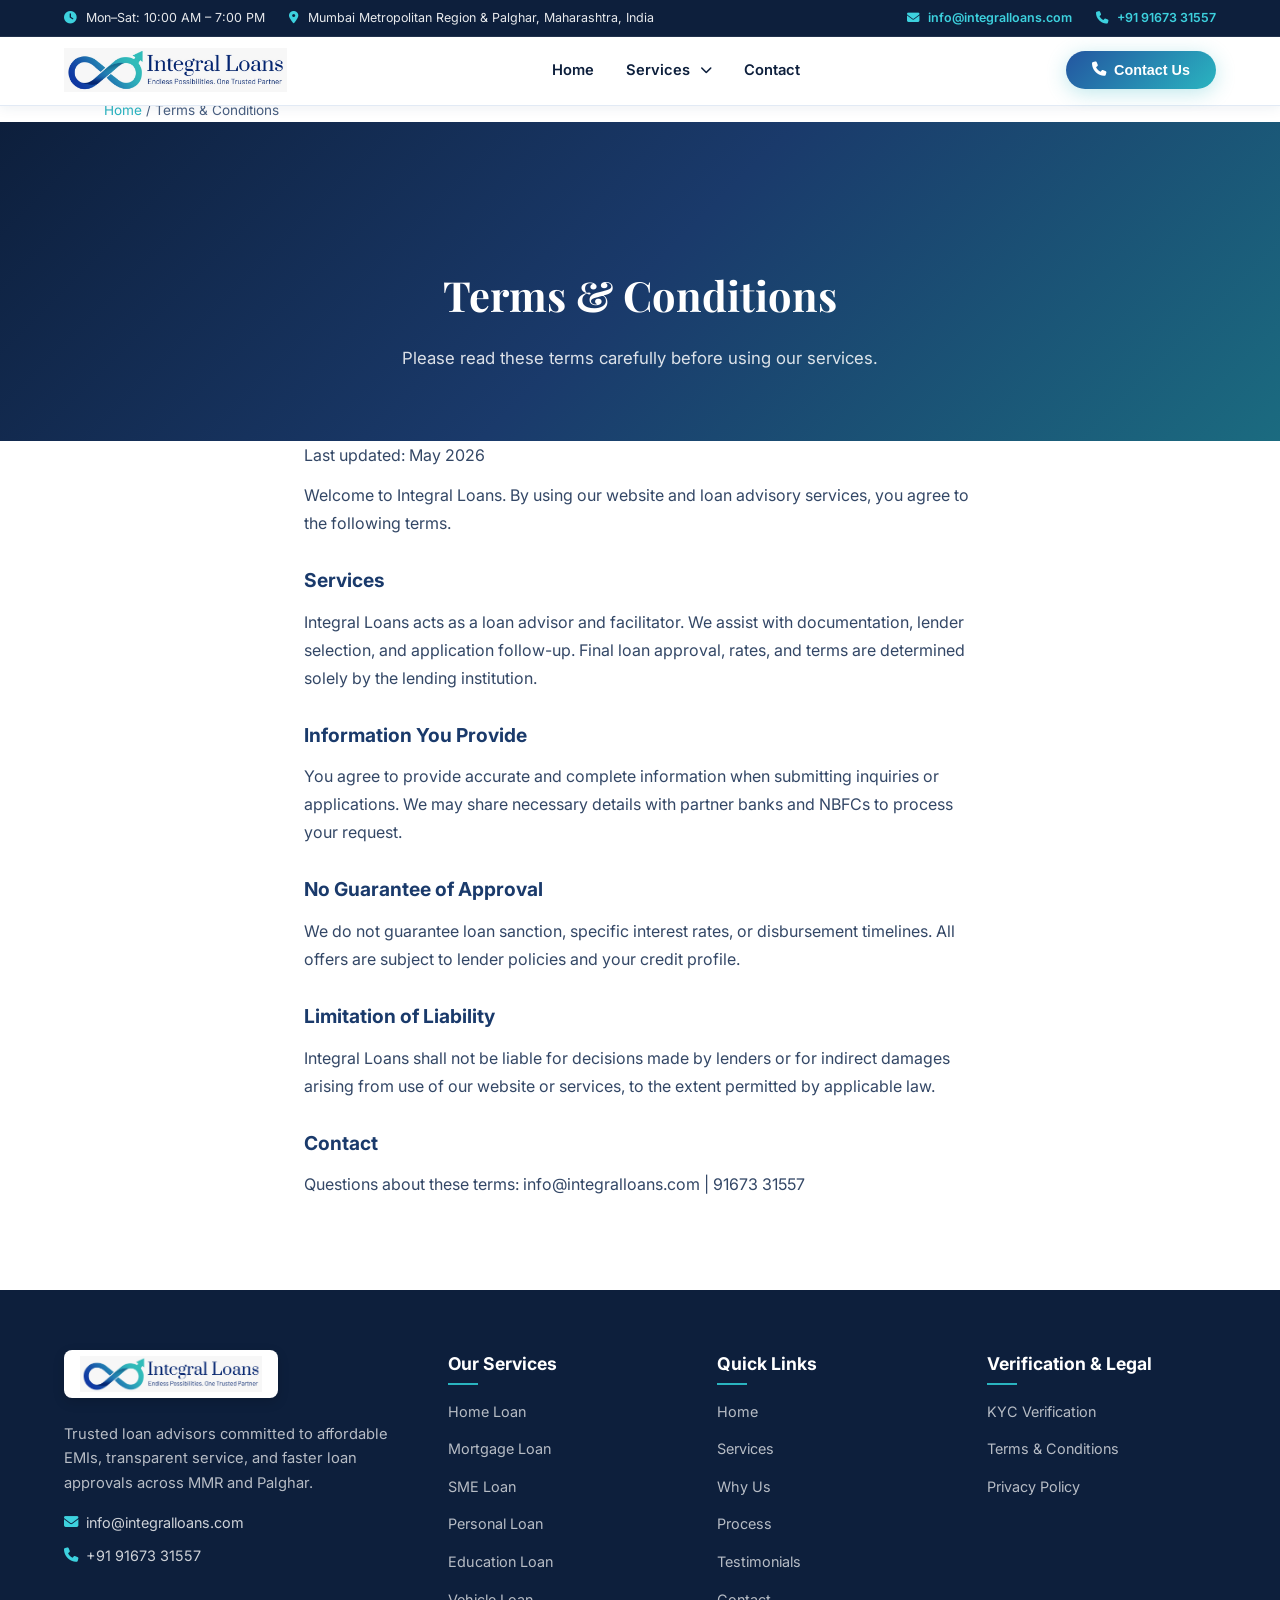
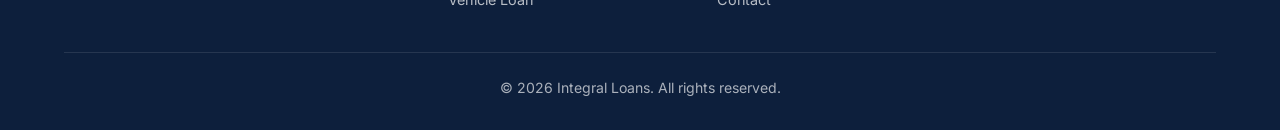
<file: terms.html>
<!DOCTYPE html>
<html lang="en">
<head>
<meta charset="UTF-8"/>
<meta name="viewport" content="width=device-width,initial-scale=1.0"/>
<title>Terms &amp; Conditions | Integral Loans</title>
<meta name="description" content="Terms and conditions for using Integral Loans website and loan advisory services."/>
<link rel="stylesheet" href="styles.css"/>
<link rel="stylesheet" href="https://cdnjs.cloudflare.com/ajax/libs/font-awesome/6.5.0/css/all.min.css"/>
<style>
.legal-page { max-width: 800px; margin: 0 auto; padding: 0 5% 80px; }
.legal-page h1 { font-family: 'Playfair Display', serif; color: var(--text-dark); margin-bottom: 24px; }
.legal-page h2 { font-size: 1.2rem; margin: 28px 0 12px; color: var(--primary); }
.legal-page p, .legal-page li { color: var(--text-body); line-height: 1.75; margin-bottom: 12px; }
.legal-page ul { padding-left: 1.25rem; margin-bottom: 16px; }
</style>
</head>
<body>

<!-- TOP BAR -->
<div class="nav-top-bar">
  <div class="nav-top-left">
    <span><i class="fa fa-clock"></i> Mon–Sat: 10:00 AM – 7:00 PM</span>
    <span><i class="fa fa-location-dot"></i> Mumbai Metropolitan Region &amp; Palghar, Maharashtra, India</span>
  </div>
  <div class="nav-top-right">
    <a href="mailto:info@integralloans.com"><i class="fa fa-envelope"></i> info@integralloans.com</a>
    <a href="tel:+919167331557"><i class="fa fa-phone"></i> +91 91673 31557</a>
  </div>
</div>

<!-- NAVBAR -->
<nav class="navbar" id="navbar">
  <a class="nav-logo" href="index.html">
    <img src="final-logo.png" alt="Integral Loans" onerror="this.style.display='none';this.nextElementSibling.style.display='flex'"/>
    <span class="nav-logo-text" style="display:none">Integral Loans</span>
  </a>
  <ul class="nav-links" id="navLinks">
    <li><a href="index.html#home">Home</a></li>
    <li class="nav-dropdown">
      <a href="index.html#services">Services <i class="fa fa-chevron-down" style="font-size:0.75rem;margin-left:4px;"></i></a>
      <ul class="dropdown-menu">
        <li><a href="home-loan.html">Home Loan</a></li>
        <li><a href="mortgage-loan.html">Mortgage Loan</a></li>
        <li><a href="sme-loan.html">SME Loan</a></li>
        <li><a href="personal-loan.html">Personal Loan</a></li>
        <li><a href="education-loan.html">Education Loan</a></li>
        <li><a href="vehicle-loan.html">Vehicle Loan</a></li>
      </ul>
    </li>
    <li><a href="index.html#contact">Contact</a></li>
  </ul>
  <div class="nav-cta">
    <button class="btn btn-primary" onclick="window.location.href='index.html#contact'"><i class="fa fa-phone"></i> Contact Us</button>
  </div>
  <div class="hamburger" id="hamburger" onclick="toggleMenu()"><span></span><span></span><span></span></div>
</nav>

<p class="breadcrumb"><a href="index.html">Home</a> / Terms &amp; Conditions</p>

<section class="loan-page-hero" style="padding-bottom:40px;">
  <h1>Terms &amp; Conditions</h1>
  <p class="hero-sub">Please read these terms carefully before using our services.</p>
</section>

<article class="legal-page">
  <p>Last updated: May 2026</p>
  <p>Welcome to Integral Loans. By using our website and loan advisory services, you agree to the following terms.</p>
  <h2>Services</h2>
  <p>Integral Loans acts as a loan advisor and facilitator. We assist with documentation, lender selection, and application follow-up. Final loan approval, rates, and terms are determined solely by the lending institution.</p>
  <h2>Information You Provide</h2>
  <p>You agree to provide accurate and complete information when submitting inquiries or applications. We may share necessary details with partner banks and NBFCs to process your request.</p>
  <h2>No Guarantee of Approval</h2>
  <p>We do not guarantee loan sanction, specific interest rates, or disbursement timelines. All offers are subject to lender policies and your credit profile.</p>
  <h2>Limitation of Liability</h2>
  <p>Integral Loans shall not be liable for decisions made by lenders or for indirect damages arising from use of our website or services, to the extent permitted by applicable law.</p>
  <h2>Contact</h2>
  <p>Questions about these terms: <a href="mailto:info@integralloans.com">info@integralloans.com</a> | <a href="tel:+919167331557">91673 31557</a></p>
</article>

<!-- FOOTER -->
<footer class="footer">
  <div class="footer-grid">
    <div class="footer-col footer-about">
      <img src="final-logo.png" alt="Integral Loans" onerror="this.style.display='none';this.nextElementSibling.style.display='flex'"/>
      <span class="footer-logo-text" style="display:none; font-family: 'Playfair Display', serif; font-weight: 700; font-size: 1.25rem; color: var(--white); margin-bottom: 16px;">Integral Loans</span>
      <p class="footer-note">Trusted loan advisors committed to affordable EMIs, transparent service, and faster loan approvals across MMR and Palghar.</p>
      <div class="footer-contact-info">
        <p><i class="fa fa-envelope"></i> <a href="mailto:info@integralloans.com">info@integralloans.com</a></p>
        <p><i class="fa fa-phone"></i> <a href="tel:+919167331557">+91 91673 31557</a></p>
      </div>
    </div>
    <div class="footer-col">
      <h4>Our Services</h4>
      <ul>
        <li><a href="home-loan.html">Home Loan</a></li>
        <li><a href="mortgage-loan.html">Mortgage Loan</a></li>
        <li><a href="sme-loan.html">SME Loan</a></li>
        <li><a href="personal-loan.html">Personal Loan</a></li>
        <li><a href="education-loan.html">Education Loan</a></li>
        <li><a href="vehicle-loan.html">Vehicle Loan</a></li>
      </ul>
    </div>
    <div class="footer-col">
      <h4>Quick Links</h4>
      <ul>
        <li><a href="index.html#home">Home</a></li>
        <li><a href="index.html#services">Services</a></li>
        <li><a href="index.html#why-us">Why Us</a></li>
        <li><a href="index.html#how-we-work">Process</a></li>
        <li><a href="index.html#testimonials">Testimonials</a></li>
        <li><a href="index.html#contact">Contact</a></li>
      </ul>
    </div>
    <div class="footer-col">
      <h4>Verification &amp; Legal</h4>
      <ul>
        <li><a href="kyc.html">KYC Verification</a></li>
        <li><a href="terms.html">Terms &amp; Conditions</a></li>
        <li><a href="privacy.html">Privacy Policy</a></li>
      </ul>
    </div>
  </div>
  <div class="footer-bottom">
    <p class="footer-copy">&copy; 2026 Integral Loans. All rights reserved.</p>
  </div>
</footer>

<script src="main.js"></script>
</body>
</html>
</file>
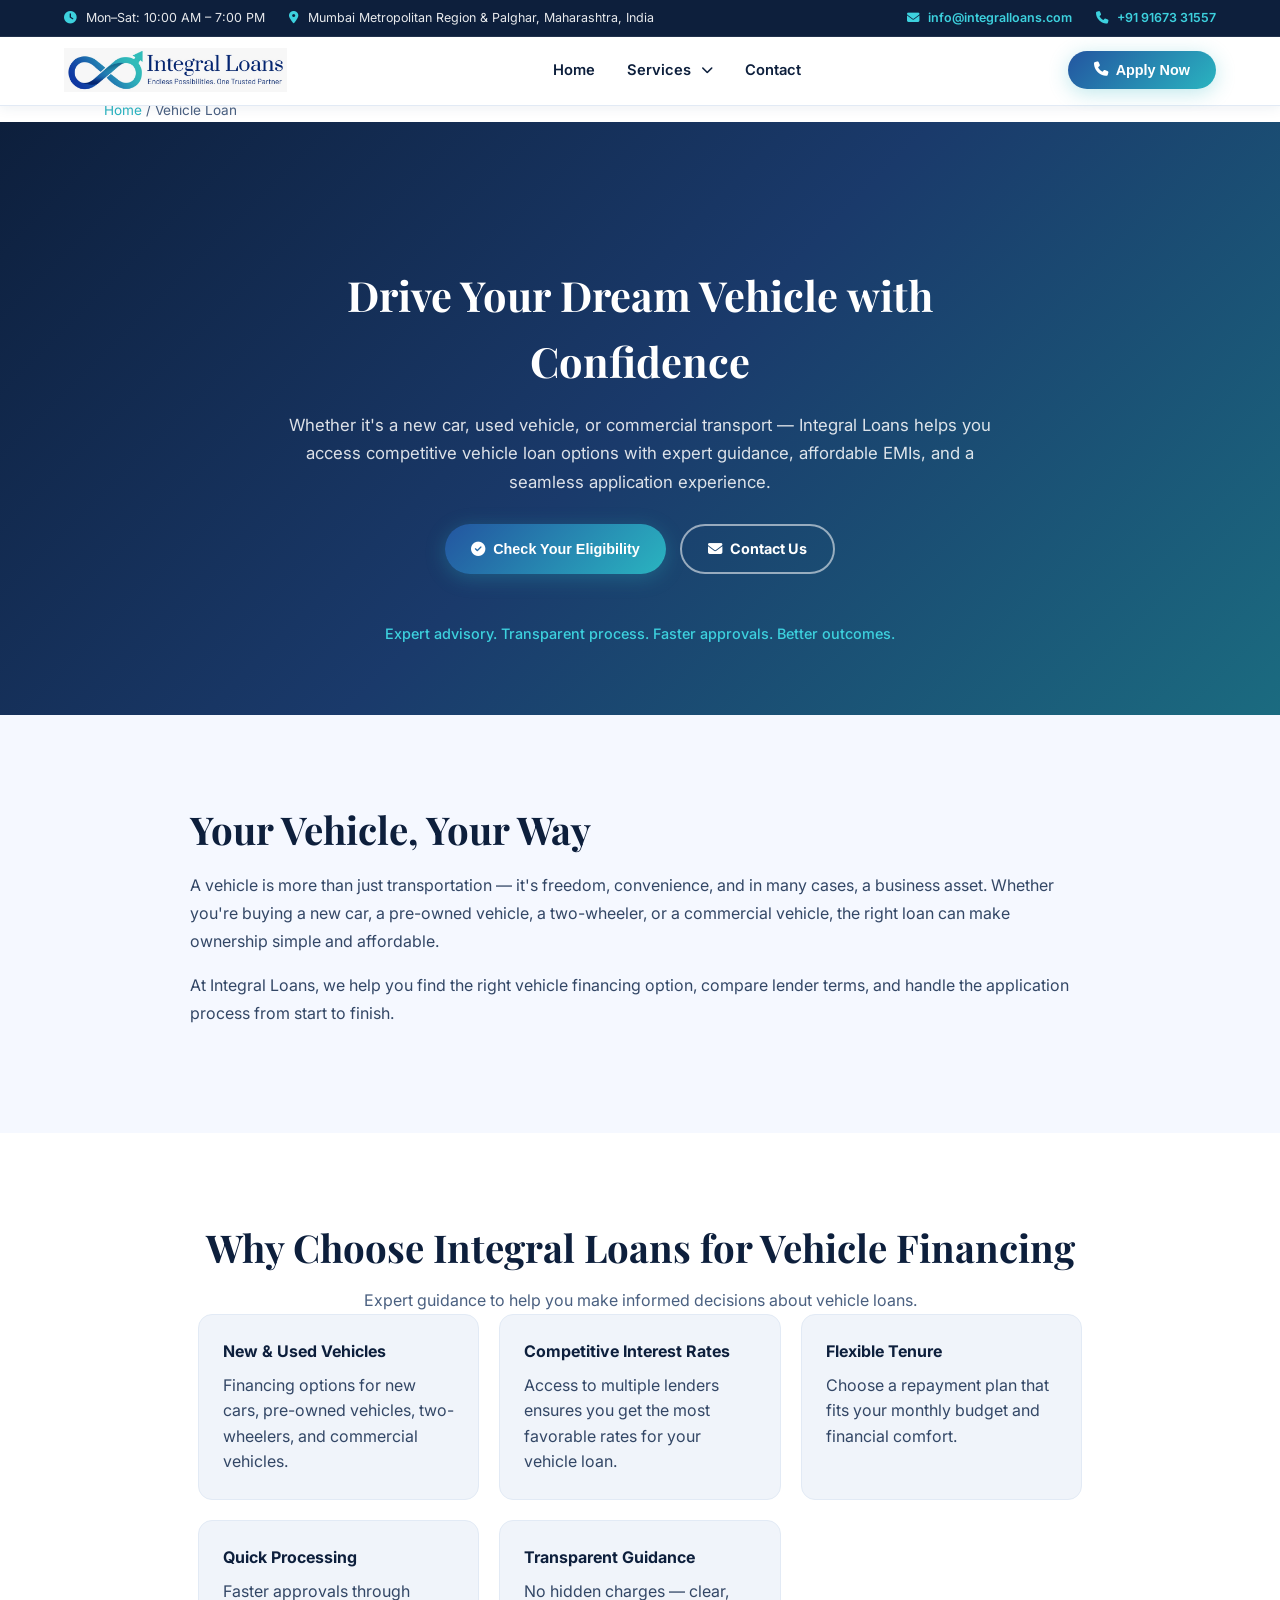
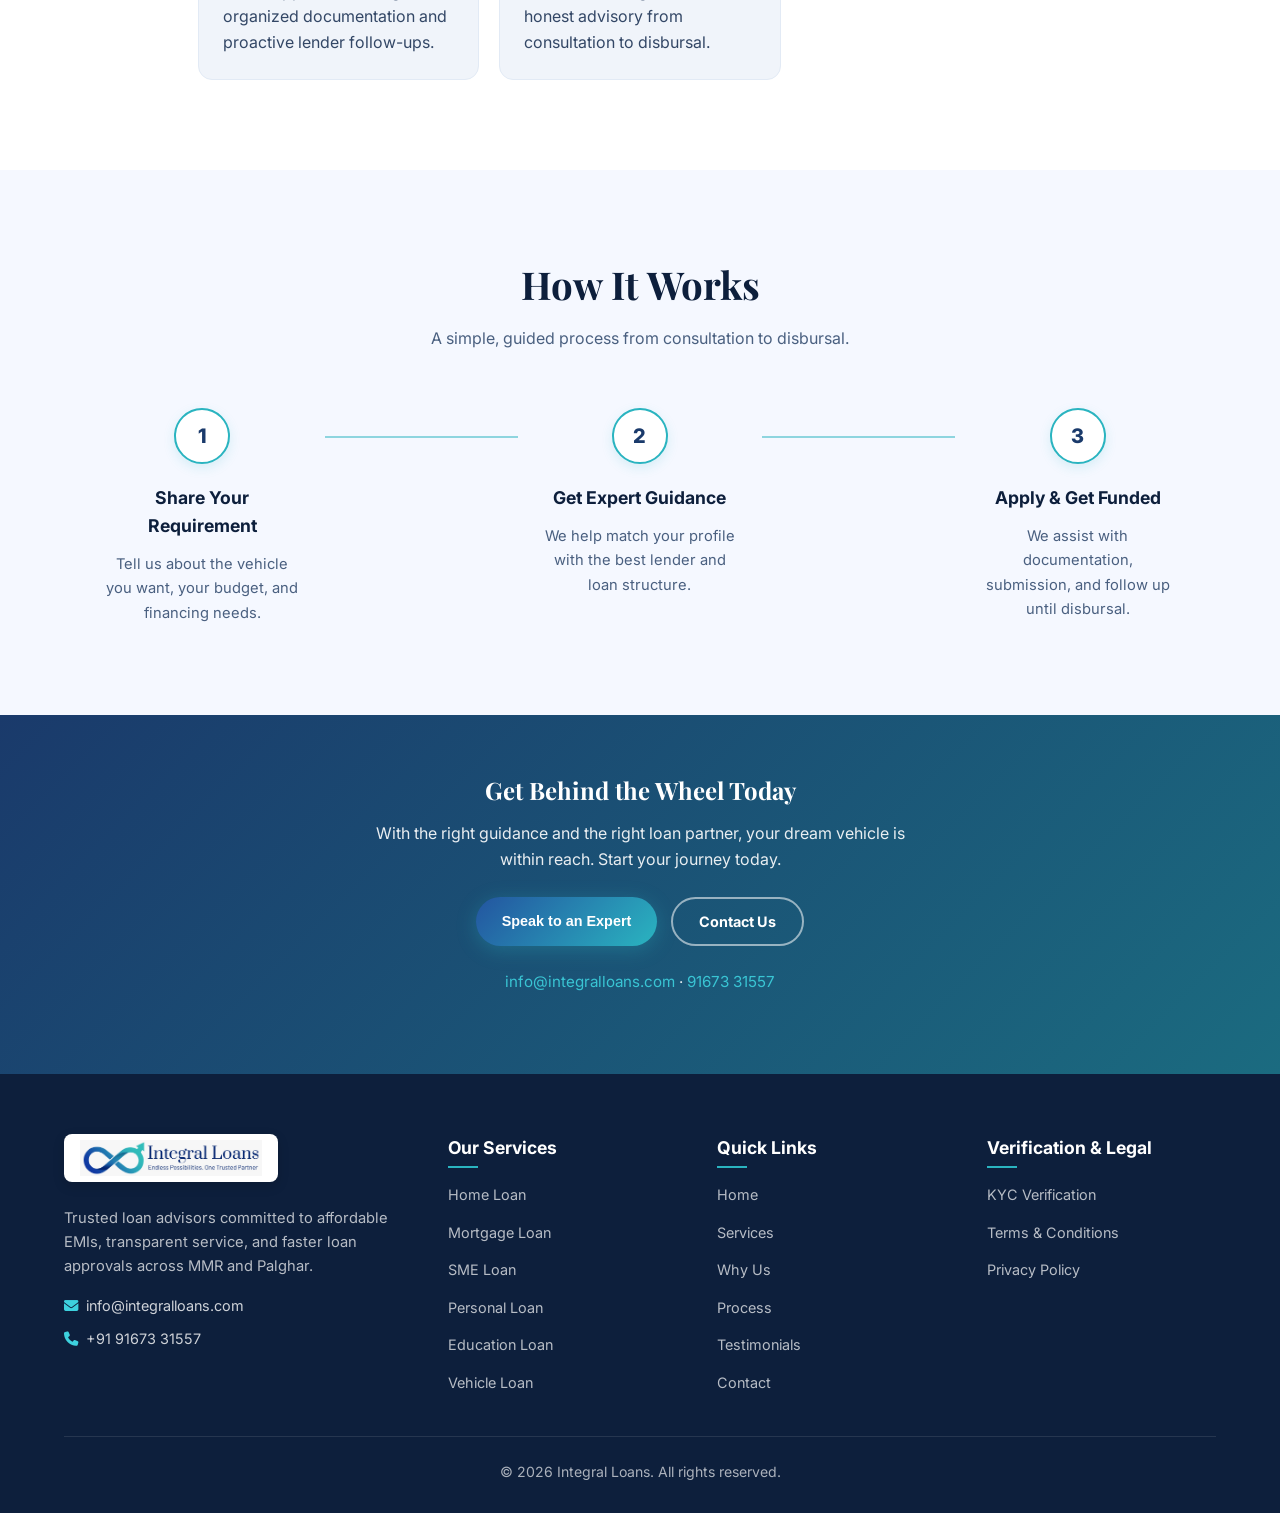
<file: vehicle-loan.html>
<!DOCTYPE html>
<html lang="en">
<head>
<meta charset="UTF-8"/>
<meta name="viewport" content="width=device-width,initial-scale=1.0"/>
<title>Vehicle Loans | Integral Loans — Drive Your Dream Vehicle</title>
<meta name="description" content="Drive your dream vehicle with competitive vehicle loan options and expert guidance from Integral Loans across Mumbai, Thane, Navi Mumbai & more."/>
<link rel="stylesheet" href="styles.css"/>
<link rel="stylesheet" href="https://cdnjs.cloudflare.com/ajax/libs/font-awesome/6.5.0/css/all.min.css"/>
</head>
<body>

<!-- TOP BAR -->
<div class="nav-top-bar">
  <div class="nav-top-left">
    <span><i class="fa fa-clock"></i> Mon–Sat: 10:00 AM – 7:00 PM</span>
    <span><i class="fa fa-location-dot"></i> Mumbai Metropolitan Region &amp; Palghar, Maharashtra, India</span>
  </div>
  <div class="nav-top-right">
    <a href="mailto:info@integralloans.com"><i class="fa fa-envelope"></i> info@integralloans.com</a>
    <a href="tel:+919167331557"><i class="fa fa-phone"></i> +91 91673 31557</a>
  </div>
</div>

<!-- NAVBAR -->
<nav class="navbar" id="navbar">
  <a class="nav-logo" href="index.html">
    <img src="final-logo.png" alt="Integral Loans" onerror="this.style.display='none';this.nextElementSibling.style.display='flex'"/>
    <span class="nav-logo-text" style="display:none">Integral Loans</span>
  </a>
  <ul class="nav-links" id="navLinks">
    <li><a href="index.html#home">Home</a></li>
    <li class="nav-dropdown">
      <a href="index.html#services">Services <i class="fa fa-chevron-down" style="font-size:0.75rem;margin-left:4px;"></i></a>
      <ul class="dropdown-menu">
        <li><a href="home-loan.html">Home Loan</a></li>
        <li><a href="mortgage-loan.html">Mortgage Loan</a></li>
        <li><a href="sme-loan.html">SME Loan</a></li>
        <li><a href="personal-loan.html">Personal Loan</a></li>
        <li><a href="education-loan.html">Education Loan</a></li>
        <li><a href="vehicle-loan.html">Vehicle Loan</a></li>
      </ul>
    </li>
    <li><a href="index.html#contact">Contact</a></li>
  </ul>
  <div class="nav-cta">
    <button class="btn btn-primary" onclick="openModal('Vehicle Loan')"><i class="fa fa-phone"></i> Apply Now</button>
  </div>
  <div class="hamburger" id="hamburger" onclick="toggleMenu()"><span></span><span></span><span></span></div>
</nav>

<p class="breadcrumb"><a href="index.html">Home</a> / Vehicle Loan</p>

<section class="loan-page-hero">
  <h1>Drive Your Dream Vehicle with Confidence</h1>
  <p class="hero-sub">Whether it's a new car, used vehicle, or commercial transport — Integral Loans helps you access competitive vehicle loan options with expert guidance, affordable EMIs, and a seamless application experience.</p>
  <div class="hero-ctas" style="justify-content:center;display:flex;gap:14px;flex-wrap:wrap;">
    <button class="btn btn-primary" onclick="openModal('Vehicle Loan')"><i class="fa fa-check-circle"></i> Check Your Eligibility</button>
    <a href="index.html#contact" class="btn btn-outline btn-hero-outline"><i class="fa fa-envelope"></i> Contact Us</a>
  </div>
  <p class="loan-trust-line">Expert advisory. Transparent process. Faster approvals. Better outcomes.</p>
</section>

<section class="services">
  <div class="loan-content">
    <h2 class="section-title">Your Vehicle, Your Way</h2>
    <p>A vehicle is more than just transportation — it's freedom, convenience, and in many cases, a business asset. Whether you're buying a new car, a pre-owned vehicle, a two-wheeler, or a commercial vehicle, the right loan can make ownership simple and affordable.</p>
    <p>At Integral Loans, we help you find the right vehicle financing option, compare lender terms, and handle the application process from start to finish.</p>
  </div>
</section>

<section class="why-us">
  <div class="text-center">
    <h2 class="section-title">Why Choose Integral Loans for Vehicle Financing</h2>
    <p class="section-sub">Expert guidance to help you make informed decisions about vehicle loans.</p>
  </div>
  <div class="highlight-grid" style="max-width:1000px;margin:0 auto;padding:0 5%;">
    <div class="highlight-card"><h4>New & Used Vehicles</h4><p>Financing options for new cars, pre-owned vehicles, two-wheelers, and commercial vehicles.</p></div>
    <div class="highlight-card"><h4>Competitive Interest Rates</h4><p>Access to multiple lenders ensures you get the most favorable rates for your vehicle loan.</p></div>
    <div class="highlight-card"><h4>Flexible Tenure</h4><p>Choose a repayment plan that fits your monthly budget and financial comfort.</p></div>
    <div class="highlight-card"><h4>Quick Processing</h4><p>Faster approvals through organized documentation and proactive lender follow-ups.</p></div>
    <div class="highlight-card"><h4>Transparent Guidance</h4><p>No hidden charges — clear, honest advisory from consultation to disbursal.</p></div>
  </div>
</section>

<section class="how-we-work">
  <div class="text-center">
    <h2 class="section-title section-title-center">How It Works</h2>
    <p class="section-sub">A simple, guided process from consultation to disbursal.</p>
  </div>
  <div class="steps-linear">
    <div class="step-card"><div class="step-num">1</div><h4>Share Your Requirement</h4><p>Tell us about the vehicle you want, your budget, and financing needs.</p></div>
    <div class="step-connector"></div>
    <div class="step-card"><div class="step-num">2</div><h4>Get Expert Guidance</h4><p>We help match your profile with the best lender and loan structure.</p></div>
    <div class="step-connector"></div>
    <div class="step-card"><div class="step-num">3</div><h4>Apply & Get Funded</h4><p>We assist with documentation, submission, and follow up until disbursal.</p></div>
  </div>
</section>

<section class="loan-cta-strip">
  <h2>Get Behind the Wheel Today</h2>
  <p>With the right guidance and the right loan partner, your dream vehicle is within reach. Start your journey today.</p>
  <div class="loan-cta-btns">
    <button class="btn btn-primary" onclick="openModal('Vehicle Loan')">Speak to an Expert</button>
    <a href="index.html#contact" class="btn btn-outline btn-hero-outline">Contact Us</a>
  </div>
  <p style="margin-top:24px;font-size:0.95rem;"><a href="mailto:info@integralloans.com" style="color:var(--accent-light)">info@integralloans.com</a> · <a href="tel:+919167331557" style="color:var(--accent-light)">91673 31557</a></p>
</section>

<!-- FOOTER -->
<footer class="footer">
  <div class="footer-grid">
    <div class="footer-col footer-about">
      <img src="final-logo.png" alt="Integral Loans" onerror="this.style.display='none';this.nextElementSibling.style.display='flex'"/>
      <span class="footer-logo-text" style="display:none; font-family: 'Playfair Display', serif; font-weight: 700; font-size: 1.25rem; color: var(--white); margin-bottom: 16px;">Integral Loans</span>
      <p class="footer-note">Trusted loan advisors committed to affordable EMIs, transparent service, and faster loan approvals across MMR and Palghar.</p>
      <div class="footer-contact-info">
        <p><i class="fa fa-envelope"></i> <a href="mailto:info@integralloans.com">info@integralloans.com</a></p>
        <p><i class="fa fa-phone"></i> <a href="tel:+919167331557">+91 91673 31557</a></p>
      </div>
    </div>
    <div class="footer-col">
      <h4>Our Services</h4>
      <ul>
        <li><a href="home-loan.html">Home Loan</a></li>
        <li><a href="mortgage-loan.html">Mortgage Loan</a></li>
        <li><a href="sme-loan.html">SME Loan</a></li>
        <li><a href="personal-loan.html">Personal Loan</a></li>
        <li><a href="education-loan.html">Education Loan</a></li>
        <li><a href="vehicle-loan.html">Vehicle Loan</a></li>
      </ul>
    </div>
    <div class="footer-col">
      <h4>Quick Links</h4>
      <ul>
        <li><a href="index.html#home">Home</a></li>
        <li><a href="index.html#services">Services</a></li>
        <li><a href="index.html#why-us">Why Us</a></li>
        <li><a href="index.html#how-we-work">Process</a></li>
        <li><a href="index.html#testimonials">Testimonials</a></li>
        <li><a href="index.html#contact">Contact</a></li>
      </ul>
    </div>
    <div class="footer-col">
      <h4>Verification &amp; Legal</h4>
      <ul>
        <li><a href="kyc.html">KYC Verification</a></li>
        <li><a href="terms.html">Terms &amp; Conditions</a></li>
        <li><a href="privacy.html">Privacy Policy</a></li>
      </ul>
    </div>
  </div>
  <div class="footer-bottom">
    <p class="footer-copy">&copy; 2026 Integral Loans. All rights reserved.</p>
  </div>
</footer>

<!-- MODAL -->
<div class="modal-overlay" id="modalOverlay" onclick="closeModalOutside(event)">
  <div class="modal">
    <button class="modal-close" onclick="closeModal()">&times;</button>
    <span class="loan-type-badge" id="modalLoanBadge">Vehicle Loan</span>
    <h2>Apply for Your Loan</h2>
    <p class="modal-subtitle">Our expert will contact you within 24 hours.</p>
    <form onsubmit="handleModalSubmit(event)">
      <div class="form-row">
        <div class="form-group"><label for="m-name">Full Name *</label><input type="text" id="m-name" required/></div>
        <div class="form-group"><label for="m-phone">Mobile *</label><input type="tel" id="m-phone" required/></div>
      </div>
      <div class="form-group"><label for="m-email">Email</label><input type="email" id="m-email"/></div>
      <div class="form-group"><label for="m-loan">Loan Type</label><select id="m-loan"><option selected>Vehicle Loan</option></select></div>
      <div class="form-group"><label for="m-amount">Approximate Loan Amount</label><input type="text" id="m-amount" placeholder="e.g. ₹8 Lakhs"/></div>
      <button type="submit" class="btn btn-primary" style="width:100%;justify-content:center;margin-top:8px;"><i class="fa fa-paper-plane"></i> Submit</button>
    </form>
  </div>
</div>

<div id="toast" style="position:fixed;bottom:30px;right:30px;background:linear-gradient(135deg,#1a3a6b,#2ab4c0);color:white;padding:16px 24px;border-radius:12px;display:none;z-index:3000;font-weight:600;"><i class="fa fa-check-circle"></i> <span id="toastMsg">Thank you!</span></div>

<script src="main.js"></script>
</body>
</html>
</file>
<file: styles.css>
@import url('https://fonts.googleapis.com/css2?family=Inter:wght@300;400;500;600;700;800&family=Playfair+Display:wght@600;700&display=swap');

:root {
  --primary: #1a3a6b;
  --primary-light: #2355a0;
  --accent: #2ab4c0;
  --accent-light: #3dd1de;
  --gold: #f0a500;
  --white: #ffffff;
  --off-white: #f5f8ff;
  --gray-100: #f0f4fa;
  --gray-200: #e2eaf5;
  --gray-400: #8fa3c0;
  --gray-600: #4a6080;
  --text-dark: #0d1f3c;
  --text-body: #334766;
  --shadow-sm: 0 2px 12px rgba(26,58,107,0.08);
  --shadow-md: 0 8px 32px rgba(26,58,107,0.14);
  --shadow-lg: 0 20px 60px rgba(26,58,107,0.18);
  --radius: 14px;
  --radius-lg: 24px;
  --transition: all 0.3s cubic-bezier(0.4,0,0.2,1);
}

*,*::before,*::after { box-sizing: border-box; margin: 0; padding: 0; }
html { scroll-behavior: smooth; }
body { font-family: 'Inter', sans-serif; color: var(--text-body); background: var(--white); line-height: 1.6; }
img { max-width: 100%; display: block; }
a { text-decoration: none; color: inherit; }
ul { list-style: none; }

/* ─── TOP BAR (Mobile Default) ─── */
.nav-top-bar {
  position: fixed; top: 0; left: 0; right: 0; z-index: 1001;
  background: var(--text-dark); color: rgba(255,255,255,0.9);
  font-size: 0.72rem; padding: 6px 4%;
  display: flex; flex-direction: column; align-items: center; text-align: center; gap: 8px;
  border-bottom: 1px solid rgba(255,255,255,0.08);
}
.nav-top-left, .nav-top-right {
  display: flex; flex-direction: column; align-items: center; gap: 4px;
}
.nav-top-left span:nth-child(2) { display: none; }
.nav-top-bar i { color: var(--accent-light); margin-right: 6px; }
.nav-top-bar a { color: var(--accent-light); font-weight: 600; }
.nav-top-bar a:hover { color: white; }

/* ─── NAVBAR (Mobile Default) ─── */
.navbar {
  position: fixed; top: 60px; left: 0; right: 0; z-index: 1000;
  background: rgba(255,255,255,0.96);
  backdrop-filter: blur(16px);
  border-bottom: 1px solid var(--gray-200);
  padding: 0 5%;
  display: flex; align-items: center; justify-content: space-between;
  height: 72px;
  transition: var(--transition);
  box-shadow: var(--shadow-sm);
}
.navbar.scrolled { box-shadow: var(--shadow-md); }
.nav-logo { display: flex; align-items: center; gap: 10px; }
.nav-logo img { height: 44px; }
.nav-links { display: none; }
.nav-links.open {
  display: flex; flex-direction: column; position: fixed; top: 132px; left: 0; right: 0;
  background: white; padding: 24px 5%; box-shadow: var(--shadow-md); gap: 20px; z-index: 999;
}
.nav-links.open .nav-meta-mobile { display: list-item; }
.nav-links a { font-size: 0.92rem; font-weight: 600; color: var(--text-dark); transition: var(--transition); }
.nav-links a:hover { color: var(--accent); }
.nav-meta-mobile { display: none; }
.nav-cta { display: flex; gap: 12px; align-items: center; }

.btn { display: inline-flex; align-items: center; gap: 8px; padding: 11px 26px; border-radius: 50px; font-weight: 700; font-size: 0.9rem; cursor: pointer; border: none; transition: var(--transition); text-decoration: none; width: 100%; justify-content: center; }
.btn-primary { background: linear-gradient(135deg, var(--primary-light), var(--accent)); color: var(--white); box-shadow: 0 4px 20px rgba(42,180,192,0.3); }
.btn-primary:hover { transform: translateY(-2px); box-shadow: 0 8px 30px rgba(42,180,192,0.45); }
.btn-outline { background: transparent; border: 2px solid var(--primary-light); color: var(--primary); }
.btn-outline:hover { background: var(--primary-light); color: var(--white); transform: translateY(-2px); }
.btn-whatsapp { background: linear-gradient(135deg, #25D366, #128C7E); color: var(--white); box-shadow: 0 4px 20px rgba(37,211,102,0.3); }
.btn-whatsapp:hover { transform: translateY(-2px); box-shadow: 0 8px 30px rgba(37,211,102,0.45); color: var(--white); }
.btn-gold { background: linear-gradient(135deg, var(--gold), #e09000); color: var(--white); box-shadow: 0 4px 20px rgba(240,165,0,0.35); }
.btn-gold:hover { transform: translateY(-2px); box-shadow: 0 8px 30px rgba(240,165,0,0.45); }

.hamburger { display: flex; flex-direction: column; gap: 5px; cursor: pointer; }
.hamburger span { display: block; width: 24px; height: 2px; background: var(--primary); border-radius: 2px; transition: var(--transition); }

/* ─── HERO (Mobile Default) ─── */
.hero {
  min-height: 100vh;
  display: flex; align-items: center;
  position: relative; overflow: hidden;
  padding: 100px 5% 50px;
}
.hero-bg {
  position: absolute; inset: 0;
  background: url('hero-bg.png') center/cover no-repeat;
}
.hero-overlay {
  position: absolute; inset: 0;
  background: linear-gradient(105deg, rgba(9,21,41,0.96) 0%, rgba(20,45,82,0.85) 45%, rgba(13,85,102,0.8) 100%);
}
.hero-content { position: relative; z-index: 2; max-width: 760px; }
.hero-badge { display: inline-flex; align-items: center; gap: 8px; background: rgba(42,180,192,0.18); border: 1px solid rgba(42,180,192,0.4); color: var(--accent-light); padding: 6px 18px; border-radius: 50px; font-size: 0.82rem; font-weight: 600; margin-bottom: 24px; letter-spacing: 0.5px; }
.hero h1 { font-family: 'Playfair Display', serif; font-size: clamp(2.4rem, 5vw, 3.6rem); color: var(--white); line-height: 1.2; margin-bottom: 20px; }
.hero h1 span { color: var(--accent-light); }
.hero-sub { font-size: 1.1rem; color: rgba(255,255,255,0.85); margin-bottom: 36px; max-width: 600px; line-height: 1.7; }
.hero-ctas { display: flex; flex-direction: column; gap: 14px; margin-bottom: 48px; }
.trust-badges { display: flex; gap: 14px; flex-wrap: wrap; }
.trust-badge { display: flex; align-items: center; gap: 8px; color: rgba(255,255,255,0.85); font-size: 0.85rem; font-weight: 500; }
.trust-badge i { color: var(--accent-light); }
.btn-hero-outline { border-color: rgba(255,255,255,0.55) !important; color: var(--white) !important; }
.btn-hero-outline:hover { background: rgba(255,255,255,0.15) !important; color: var(--white) !important; }
.btn-hero-cta { padding: 16px 36px; font-size: 1.05rem; }

/* ─── SECTION BASE (Mobile Default) ─── */
section { padding: 60px 5%; }
.section-tag { display: none; }
.section-title { font-family: 'Playfair Display', serif; font-size: clamp(1.8rem, 3vw, 2.5rem); color: var(--text-dark); line-height: 1.3; margin-bottom: 16px; }
.section-sub { color: var(--gray-600); font-size: 1rem; max-width: 580px; }
.text-center { text-align: center; }
.text-center .section-sub { margin: 0 auto; }

/* ─── SERVICES (Mobile Default) ─── */
.services { background: var(--off-white); }
.services-grid { display: grid; grid-template-columns: 1fr; gap: 28px; margin-top: 50px; max-width: 1200px; margin-left: auto; margin-right: auto; }
.service-card {
  background: var(--white);
  border-radius: var(--radius-lg);
  padding: 0;
  box-shadow: var(--shadow-sm);
  transition: var(--transition);
  border: 1px solid var(--gray-200);
  position: relative; overflow: hidden;
  display: flex; flex-direction: column;
}
.service-card:hover { transform: translateY(-6px); box-shadow: var(--shadow-lg); }
.service-card-media {
  height: 160px; background-size: cover; background-position: center;
  position: relative; display: flex; align-items: flex-end;
  transition: transform 0.5s ease;
}
.service-card:hover .service-card-media { transform: scale(1.04); }
.service-card-media::after {
  content: ''; position: absolute; inset: 0;
  background: linear-gradient(to top, rgba(13,31,60,0.75) 0%, transparent 60%);
}
.service-media-title {
  position: relative; z-index: 1; color: white; font-weight: 700; font-size: 1.1rem;
  padding: 16px 20px; width: 100%;
}
.service-card-icon {
  position: absolute; top: 16px; right: 16px;
  width: 44px; height: 44px;
  background: rgba(255,255,255,0.92); border-radius: 50%;
  display: flex; align-items: center; justify-content: center;
  color: var(--primary); font-size: 1.15rem;
  box-shadow: 0 4px 12px rgba(0,0,0,0.18);
  z-index: 2; transition: var(--transition);
}
.service-card:hover .service-card-icon {
  background: var(--accent); color: var(--white);
  transform: rotate(360deg) scale(1.05);
}
.service-card h3 { font-size: 1.1rem; font-weight: 700; color: var(--text-dark); margin-bottom: 10px; padding: 20px 24px 0; }
.service-card p { padding: 0 24px; font-size: 0.9rem; color: var(--gray-600); margin-bottom: 22px; line-height: 1.65; }
.service-btns { padding: 0 24px 24px; margin-top: auto; }
.service-btns { display: flex; gap: 10px; flex-wrap: wrap; }
.btn-sm { padding: 8px 18px; font-size: 0.82rem; border-radius: 50px; font-weight: 600; cursor: pointer; border: none; transition: var(--transition); }
.btn-sm-primary { background: linear-gradient(135deg, var(--primary-light), var(--accent)); color: var(--white); }
.btn-sm-primary:hover { transform: translateY(-2px); box-shadow: 0 6px 20px rgba(42,180,192,0.35); }
.btn-sm-outline { background: transparent; border: 1.5px solid var(--primary-light); color: var(--primary); }
.btn-sm-outline:hover { background: var(--primary-light); color: var(--white); }

/* ─── WHY US (Mobile Default) ─── */
.why-us { background: var(--white); }
.why-grid { display: grid; grid-template-columns: 1fr; gap: 28px; margin-top: 50px; max-width: 1200px; margin-left: auto; margin-right: auto; }
.why-card {
  text-align: center; padding: 40px 30px;
  background: linear-gradient(180deg, var(--white) 0%, var(--gray-100) 100%);
  border-radius: var(--radius-lg); transition: var(--transition);
  border: 1px solid var(--gray-200); box-shadow: var(--shadow-sm);
  position: relative;
}
.why-card:hover { box-shadow: var(--shadow-lg); transform: translateY(-6px); border-color: rgba(42,180,192,0.35); }
.why-icon {
  width: 96px; height: 96px; margin: 0 auto 24px; border-radius: 50%;
  background: linear-gradient(135deg, var(--accent), var(--primary-light));
  display: flex; align-items: center; justify-content: center;
  box-shadow: 0 8px 24px rgba(42,180,192,0.25);
  transition: var(--transition);
}
.why-icon i { color: white; font-size: 2.3rem; }
.why-card:hover .why-icon { transform: scale(1.08) rotate(5deg); box-shadow: 0 12px 32px rgba(42,180,192,0.4); }
.why-card h4 { font-size: 1.15rem; font-weight: 700; color: var(--text-dark); margin-bottom: 12px; }
.why-card p { font-size: 0.92rem; color: var(--gray-600); line-height: 1.65; }

.about-us {
  background: linear-gradient(125deg, #091529 0%, var(--primary) 45%, #0e4e5e 100%);
  color: white; padding: 80px 5%;
}
.about-container {
  max-width: 1200px; margin: 0 auto;
  display: grid; grid-template-columns: 1fr; gap: 48px; align-items: center;
}
.about-content h2.section-title {
  color: white; margin-bottom: 20px;
}
.about-desc {
  color: rgba(255,255,255,0.85); font-size: 1rem; line-height: 1.75; margin-bottom: 32px;
}
.commitments-grid {
  display: grid; grid-template-columns: 1fr; gap: 24px;
}
.commitment-item {
  display: flex; align-items: flex-start; gap: 16px;
}
.commitment-item i {
  color: var(--accent-light); font-size: 1.35rem; margin-top: 3px;
}
.commitment-item strong {
  display: block; color: var(--white); font-size: 1.05rem; font-weight: 700; margin-bottom: 2px;
}
.commitment-item span {
  color: rgba(255,255,255,0.8); font-size: 0.9rem; line-height: 1.5;
}
.nav-logo-text { font-family: 'Playfair Display', serif; font-weight: 700; font-size: 1.25rem; color: var(--primary); align-items: center; }
.join-us-heading { margin-top: 28px !important; }

.expertise-stat { display: flex; flex-direction: column; gap: 16px; }
.stat-item {
  background: rgba(255,255,255,0.07); border-radius: 14px; padding: 22px 26px;
  border: 1px solid rgba(255,255,255,0.15); backdrop-filter: blur(8px);
  transition: var(--transition);
}
.stat-item:hover { background: rgba(255,255,255,0.12); transform: translateX(4px); border-color: rgba(255,255,255,0.25); }
.stat-number { font-size: 2.8rem; font-weight: 800; color: var(--accent-light); line-height: 1; }
.stat-label { font-size: 0.9rem; color: rgba(255,255,255,0.92); margin-top: 6px; font-weight: 600; }
.section-title-center { text-align: center; }
.section-title-light { color: var(--white); text-align: center; }
.section-sub-light { color: rgba(255,255,255,0.85) !important; text-align: center; margin: 0 auto; }

/* ─── HOW WE WORK (Mobile Default) ─── */
.how-we-work { background: var(--off-white); padding-bottom: 90px; }
.steps-linear {
  display: flex; flex-direction: column; align-items: center; gap: 16px;
  margin-top: 56px; max-width: 1100px; margin-left: auto; margin-right: auto;
}
.step-connector {
  display: block; width: 2px; height: 24px;
  background: var(--accent); opacity: 0.5; margin: 4px auto;
}
.step-card { flex: 1; text-align: center; padding: 0 16px; max-width: 340px; }
.step-num {
  width: 56px; height: 56px; border-radius: 50%;
  background: var(--white); border: 2.5px solid var(--accent);
  display: flex; align-items: center; justify-content: center;
  font-size: 1.25rem; font-weight: 800; color: var(--primary); margin: 0 auto 20px;
  box-shadow: 0 4px 12px rgba(42,180,192,0.15);
}
.step-card h4 { font-size: 1.1rem; font-weight: 700; color: var(--text-dark); margin-bottom: 12px; }
.step-card p { font-size: 0.92rem; color: var(--gray-600); line-height: 1.65; }

/* ─── REGIONS (Mobile Default) ─── */
.regions { background: linear-gradient(135deg, var(--primary) 0%, var(--primary-light) 60%, #0e4e5e 100%); color: white; }
.regions-grid-center { justify-content: center; margin-top: 44px; }
.regions-grid { display: flex; flex-wrap: wrap; gap: 16px; justify-content: center; }
.region-chip {
  display: inline-flex; align-items: center; gap: 8px; cursor: pointer;
  background: rgba(255,255,255,0.12); border: 1.5px solid rgba(255,255,255,0.22);
  padding: 12px 24px; border-radius: 50px; font-weight: 600; font-size: 0.95rem;
  transition: var(--transition); color: white; font-family: inherit;
  box-shadow: 0 4px 12px rgba(0,0,0,0.1);
}
.region-chip:hover { background: rgba(255,255,255,0.25); transform: translateY(-3px); border-color: var(--accent-light); box-shadow: 0 8px 24px rgba(42,180,192,0.3); }
.region-chip:active { transform: translateY(-1px); }
.region-chip:focus-visible { outline: 2px solid var(--accent-light); outline-offset: 2px; }

/* ─── TESTIMONIALS (Mobile Default) ─── */
.testimonials { background: var(--white); padding-bottom: 80px; }
.testimonials-carousel {
  display: flex; align-items: center; gap: 16px; margin-top: 48px; max-width: 1200px; margin-left: auto; margin-right: auto;
}
.testimonials-viewport { flex: 1; overflow: hidden; }
.testimonials-track { display: flex; gap: 24px; transition: transform 0.45s cubic-bezier(0.4,0,0.2,1); }
.testimonial-card {
  flex: 0 0 100%; min-width: 100%;
  background: var(--gray-100); border-radius: var(--radius-lg); padding: 32px 28px;
  transition: var(--transition); border: 1px solid var(--gray-200); position: relative; box-sizing: border-box;
}
.carousel-btn {
  width: 40px; height: 40px; border-radius: 50%; border: 1.5px solid var(--gray-200);
  background: var(--white); color: var(--primary); cursor: pointer; flex-shrink: 0;
  display: flex; align-items: center; justify-content: center; transition: var(--transition);
  box-shadow: var(--shadow-sm);
}
.carousel-btn:hover { background: var(--primary-light); color: white; border-color: transparent; }
.carousel-dots { display: flex; justify-content: center; gap: 10px; margin-top: 28px; }
.carousel-dot {
  width: 10px; height: 10px; border-radius: 50%; border: none; background: var(--gray-200);
  cursor: pointer; padding: 0; transition: var(--transition);
}
.carousel-dot.active { background: var(--accent); width: 28px; border-radius: 5px; }
.testimonial-card:hover { border-color: var(--accent); box-shadow: var(--shadow-md); transform: translateY(-4px); }
.stars { display: flex; gap: 4px; margin-bottom: 16px; color: var(--gold); font-size: 1.1rem; }
.testimonial-card blockquote { font-size: 0.92rem; line-height: 1.75; color: var(--text-body); font-style: italic; margin-bottom: 20px; }
.testimonial-card blockquote::before { content: '\201C'; font-size: 3rem; color: var(--accent); line-height: 0; vertical-align: -1rem; margin-right: 4px; }
.reviewer-name { font-weight: 700; font-size: 0.9rem; color: var(--text-dark); }
.reviewer { display: flex; align-items: center; gap: 14px; }
.reviewer-avatar {
  width: 46px; height: 46px; border-radius: 50%; flex-shrink: 0;
  background: linear-gradient(135deg, var(--primary-light), var(--accent));
  color: var(--white); display: flex; align-items: center; justify-content: center;
  font-weight: 700; font-size: 0.95rem; letter-spacing: 0.5px;
  box-shadow: 0 4px 12px rgba(42,180,192,0.2);
}
.reviewer-loc { font-size: 0.8rem; color: var(--gray-400); }

/* ─── CONTACT / FOOTER (Mobile Default) ─── */
.contact-section { background: var(--gray-100); }
.contact-grid { display: grid; grid-template-columns: 1fr; gap: 50px; align-items: start; margin-top: 50px; }
.contact-cta-title { white-space: normal; line-height: 1.3; }
.contact-info-panel {
  background: linear-gradient(160deg, var(--primary) 0%, #0e4e5e 100%);
  border-radius: var(--radius-lg); padding: 44px 38px; color: white;
  box-shadow: var(--shadow-md);
}
.contact-info-panel h3 { font-size: 1.6rem; font-weight: 700; color: white; margin-bottom: 26px; border-bottom: 1.5px solid rgba(255,255,255,0.15); padding-bottom: 8px; }
.contact-info-panel > p, .contact-follow-text { color: rgba(255,255,255,0.85); font-size: 0.95rem; margin-bottom: 14px; }
.contact-item { display: flex; align-items: center; gap: 18px; margin-bottom: 24px; }
.contact-icon {
  width: 50px; height: 50px; min-width: 50px; border-radius: 50%;
  background: rgba(255,255,255,0.15); border: 1px solid rgba(255,255,255,0.25);
  display: flex; align-items: center; justify-content: center;
  box-shadow: 0 4px 10px rgba(0,0,0,0.08);
}
.contact-icon i { color: white !important; font-size: 1.15rem; }
.contact-item span, .contact-item a { font-size: 1.25rem; color: rgba(255,255,255,0.98); line-height: 1.5; font-weight: 600; transition: var(--transition); }
.contact-item a:hover { color: var(--accent-light); }
.contact-info-panel .social-link { background: rgba(255,255,255,0.12); border-color: rgba(255,255,255,0.25); color: white; }
.contact-info-panel .social-link:hover { background: white; color: var(--primary); }
.social-links { display: flex; gap: 12px; margin-top: 28px; }
.social-link { width: 44px; height: 44px; border-radius: 12px; background: var(--white); display: flex; align-items: center; justify-content: center; border: 1px solid var(--gray-200); transition: var(--transition); color: var(--primary); }
.social-link:hover { background: linear-gradient(135deg, var(--primary-light), var(--accent)); color: white; border-color: transparent; transform: translateY(-3px); box-shadow: var(--shadow-md); }
.inquiry-form { background: var(--white); border-radius: var(--radius-lg); padding: 36px; box-shadow: var(--shadow-sm); border: 1px solid var(--gray-200); }
.inquiry-form h3 { font-size: 1.25rem; font-weight: 700; color: var(--text-dark); margin-bottom: 24px; }
.form-group { margin-bottom: 18px; }
.form-group label { display: block; font-size: 0.85rem; font-weight: 600; color: var(--text-dark); margin-bottom: 6px; }
.form-group input, .form-group select, .form-group textarea {
  width: 100%; padding: 12px 16px; border-radius: 10px;
  border: 1.5px solid var(--gray-200); font-family: 'Inter', sans-serif;
  font-size: 0.9rem; color: var(--text-body); background: var(--off-white);
  transition: var(--transition); outline: none;
}
.form-group input:focus, .form-group select:focus, .form-group textarea:focus { border-color: var(--accent); background: white; box-shadow: 0 0 0 3px rgba(42,180,192,0.12); }
.form-group textarea { resize: vertical; min-height: 90px; }
.form-row { display: grid; grid-template-columns: 1fr; gap: 14px; }

.footer { background: var(--text-dark); color: rgba(255,255,255,0.8); padding: 60px 5% 30px; }
.footer-grid { display: grid; grid-template-columns: 1fr; gap: 32px; margin-bottom: 40px; }
.footer-col h4 { font-size: 1.1rem; color: var(--white); margin-bottom: 20px; position: relative; font-weight: 700; }
.footer-col h4::after { content: ''; position: absolute; left: 0; bottom: -6px; width: 30px; height: 2px; background: var(--accent); }
.footer-col ul { display: flex; flex-direction: column; gap: 12px; }
.footer-col ul a { font-size: 0.9rem; color: rgba(255,255,255,0.7); transition: var(--transition); }
.footer-col ul a:hover { color: var(--accent-light); padding-left: 4px; }
.footer-about img {
  height: 48px;
  width: auto;
  background: var(--white);
  padding: 6px 16px;
  border-radius: 8px;
  margin-bottom: 16px;
  display: inline-block;
  box-shadow: 0 4px 12px rgba(0,0,0,0.15);
}
.footer-note { font-size: 0.92rem; line-height: 1.65; color: rgba(255,255,255,0.7); margin-bottom: 16px; }
.footer-contact-info { display: flex; flex-direction: column; gap: 10px; font-size: 0.9rem; }
.footer-contact-info p { display: flex; align-items: center; gap: 8px; }
.footer-contact-info i { color: var(--accent-light); }
.footer-contact-info a { transition: var(--transition); }
.footer-contact-info a:hover { color: var(--accent-light); }
.footer-bottom {
  display: flex; flex-direction: column; align-items: center; gap: 14px;
  padding-top: 24px; border-top: 1px solid rgba(255,255,255,0.1);
}
.footer-copy { font-size: 0.88rem; text-align: center; color: rgba(255,255,255,0.65); }

/* ─── MODAL (Mobile Default) ─── */
.modal-overlay { position: fixed; inset: 0; background: rgba(0,0,0,0.55); z-index: 2000; display: flex; align-items: center; justify-content: center; padding: 20px; opacity: 0; pointer-events: none; transition: opacity 0.3s ease; }
.modal-overlay.active { opacity: 1; pointer-events: all; }
.modal { background: var(--white); border-radius: var(--radius-lg); padding: 40px; max-width: 520px; width: 100%; max-height: 90vh; overflow-y: auto; transform: translateY(20px); transition: transform 0.3s ease; position: relative; }
.modal-overlay.active .modal { transform: translateY(0); }
.modal-close { position: absolute; top: 16px; right: 16px; width: 32px; height: 32px; border-radius: 50%; background: var(--gray-100); border: none; cursor: pointer; font-size: 1.1rem; display: flex; align-items: center; justify-content: center; color: var(--gray-600); transition: var(--transition); }
.modal-close:hover { background: var(--gray-200); }
.modal h2 { font-size: 1.4rem; font-weight: 700; color: var(--text-dark); margin-bottom: 6px; }
.modal-subtitle { font-size: 0.88rem; color: var(--gray-600); margin-bottom: 24px; }
.loan-type-badge { display: inline-block; background: linear-gradient(135deg, var(--primary-light), var(--accent)); color: white; padding: 4px 14px; border-radius: 50px; font-size: 0.8rem; font-weight: 700; margin-bottom: 20px; }

/* ─── LOAN PRODUCT PAGES (Mobile Default) ─── */
.loan-page-hero {
  padding: 120px 5% 50px; background: linear-gradient(135deg, #0d1f3c, #1a3a6b 50%, #1b6b80);
  color: white; text-align: center;
}
.loan-page-hero h1 { font-family: 'Playfair Display', serif; font-size: clamp(1.8rem, 3.5vw, 2.6rem); margin-bottom: 16px; max-width: 800px; margin-left: auto; margin-right: auto; }
.loan-page-hero .hero-sub { color: rgba(255,255,255,0.85); max-width: 720px; margin: 0 auto 28px; font-size: 1.05rem; }
.loan-trust-line { font-size: 0.9rem; color: var(--accent-light); margin-top: 24px; font-weight: 500; }
.loan-content { max-width: 900px; margin: 0 auto; }
.loan-content p { margin-bottom: 16px; line-height: 1.75; }
.loan-content ul { margin: 12px 0 20px 1.25rem; color: var(--text-body); }
.loan-content li { margin-bottom: 8px; line-height: 1.65; }
.highlight-grid { display: grid; grid-template-columns: repeat(auto-fit, minmax(240px, 1fr)); gap: 20px; margin-top: 28px; }
.highlight-card { background: var(--gray-100); padding: 24px; border-radius: var(--radius); border: 1px solid var(--gray-200); }
.highlight-card h4 { color: var(--text-dark); margin-bottom: 8px; font-size: 1rem; }
.emi-box {
  background: var(--white); border: 1px solid var(--gray-200); border-radius: var(--radius-lg);
  padding: 36px; box-shadow: var(--shadow-md); max-width: 520px; margin: 28px auto 0;
}
.emi-result { margin-top: 20px; padding: 20px; background: linear-gradient(135deg, rgba(26,58,107,0.08), rgba(42,180,192,0.1)); border-radius: 12px; text-align: center; }
.emi-result strong { font-size: 1.8rem; color: var(--primary); display: block; margin: 8px 0; }
.emi-note { font-size: 0.82rem; color: var(--gray-600); margin-top: 12px; text-align: center; }
.faq-list { margin-top: 24px; }
.faq-item { border-bottom: 1px solid var(--gray-200); padding: 18px 0; }
.faq-item h4 { font-size: 1rem; color: var(--text-dark); margin-bottom: 8px; }
.faq-item p { font-size: 0.92rem; color: var(--gray-600); margin: 0; }
.doc-grid { display: grid; grid-template-columns: repeat(auto-fit, minmax(200px, 1fr)); gap: 20px; margin-top: 20px; }
.doc-col h4 { color: var(--primary); margin-bottom: 10px; font-size: 0.95rem; }
.doc-col ul { list-style: none; margin: 0; padding: 0; }
.doc-col li { padding: 6px 0; font-size: 0.88rem; color: var(--gray-600); }
.doc-col li::before { content: '•'; color: var(--accent); margin-right: 8px; }
.breadcrumb { padding: 100px 5% 0; font-size: 0.85rem; color: var(--gray-600); max-width: 1200px; margin: 0 auto; }
.breadcrumb a { color: var(--accent); }
.breadcrumb a:hover { text-decoration: underline; }
.loan-cta-strip {
  background: linear-gradient(135deg, var(--primary), #1b6b80); color: white;
  padding: 56px 5%; text-align: center; margin-top: 0;
}
.loan-cta-strip h2 { font-family: 'Playfair Display', serif; color: white; margin-bottom: 12px; }
.loan-cta-strip p { opacity: 0.9; margin-bottom: 24px; max-width: 560px; margin-left: auto; margin-right: auto; }
.loan-cta-btns { display: flex; gap: 14px; justify-content: center; flex-wrap: wrap; }


/* ─── DROPDOWN BASE (Mobile Default) ─── */
.nav-dropdown {
  position: relative;
  width: 100%;
}
.nav-dropdown > a {
  display: flex;
  align-items: center;
  justify-content: space-between;
  width: 100%;
}
.dropdown-menu {
  display: none;
  flex-direction: column;
  gap: 12px;
  padding-left: 16px;
  margin-top: 10px;
  border-left: 2px solid var(--accent);
  width: 100%;
}
.nav-dropdown.active .dropdown-menu {
  display: flex;
}
.dropdown-menu a {
  font-size: 0.85rem !important;
  color: var(--gray-600) !important;
  font-weight: 500 !important;
}

/* ==========================================================================
   PROGRESSIVE ENHANCEMENT (MOBILE FIRST MEDIA QUERIES)
   ========================================================================== */

/* ─── Tablet Breakpoint (min-width: 601px) ─── */
@media (min-width: 601px) {
  section { padding: 90px 5%; }
  
  .hero { padding: 140px 5% 60px; }
  .hero-ctas { flex-direction: row; }
  
  .btn { width: auto; }
  
  .services-grid, .why-grid { grid-template-columns: repeat(2, 1fr); }
  
  .testimonial-card { flex: 0 0 calc((100% - 24px) / 2); min-width: calc((100% - 24px) / 2); }
  .carousel-btn { width: 48px; height: 48px; }
  
  .loan-page-hero { padding: 140px 5% 70px; }
  .footer-grid { grid-template-columns: repeat(2, 1fr); }
}

/* ─── Desktop/Large Tablet Breakpoint (min-width: 901px) ─── */
@media (min-width: 901px) {
  .nav-top-bar { font-size: 0.78rem; padding: 8px 5%; flex-direction: row; justify-content: space-between; gap: 16px; }
  .nav-top-left, .nav-top-right { flex-direction: row; gap: 24px; }
  .nav-top-left span:nth-child(2) { display: inline; }
  
  .navbar { top: 34px; }
  .nav-links { display: flex; gap: 32px; align-items: center; }
  .nav-links.open { display: flex; flex-direction: row; position: static; background: transparent; padding: 0; box-shadow: none; gap: 32px; z-index: auto; }
  .hamburger { display: none; }
  
  .services-grid, .why-grid { grid-template-columns: repeat(3, 1fr); }
  
  .about-container { grid-template-columns: 1.15fr 0.85fr; gap: 60px; }
  .commitments-grid { grid-template-columns: repeat(2, 1fr); }
  .expertise-stat { display: flex; flex-direction: column; gap: 16px; }
  
  .steps-linear { flex-direction: row; align-items: flex-start; gap: 0; }
  .step-connector {
    display: block; flex: 1; height: 0; width: auto;
    border-top: 2px dashed rgba(42,180,192,0.65);
    margin-top: 28px; align-self: flex-start;
    margin-left: 10px; margin-right: 10px;
  }
  
  .contact-grid { grid-template-columns: 1fr 1fr; }
  .form-row { grid-template-columns: 1fr 1fr; }

  /* Dropdown Styles Desktop */
  .nav-dropdown { position: relative; width: auto; }
  .nav-dropdown > a { display: inline-flex; gap: 6px; align-items: center; }
  .dropdown-menu {
    display: none;
    position: absolute;
    top: 100%;
    left: 50%;
    transform: translateX(-50%) translateY(10px);
    background: var(--white);
    min-width: 210px;
    padding: 12px 0;
    border-radius: 12px;
    box-shadow: var(--shadow-md);
    border: 1px solid var(--gray-200);
    z-index: 1000;
    flex-direction: column;
    gap: 0;
    padding-left: 0;
    margin-top: 0;
    border-left: none;
    opacity: 0;
    pointer-events: none;
    transition: all 0.3s cubic-bezier(0.4,0,0.2,1);
  }
  .nav-dropdown:hover .dropdown-menu {
    display: flex;
    opacity: 1;
    pointer-events: auto;
    transform: translateX(-50%) translateY(0);
  }
  .dropdown-menu li { width: 100%; }
  .dropdown-menu a {
    display: block;
    padding: 10px 24px;
    font-size: 0.88rem !important;
    color: var(--text-dark) !important;
    font-weight: 600 !important;
    transition: var(--transition);
    text-align: left;
  }
  .dropdown-menu a:hover {
    background: var(--off-white);
    color: var(--accent) !important;
    padding-left: 28px;
  }

  /* Footer Grid Desktop */
  .footer-grid { grid-template-columns: 1.2fr 0.8fr 0.8fr 0.8fr; gap: 40px; }
}

/* ─── Large Desktop Breakpoint (min-width: 1025px) ─── */
@media (min-width: 1025px) {
  .services-grid, .why-grid { grid-template-columns: repeat(3, 1fr); }
  .testimonial-card { flex: 0 0 calc((100% - 48px) / 3); min-width: calc((100% - 48px) / 3); }
}
</file>
